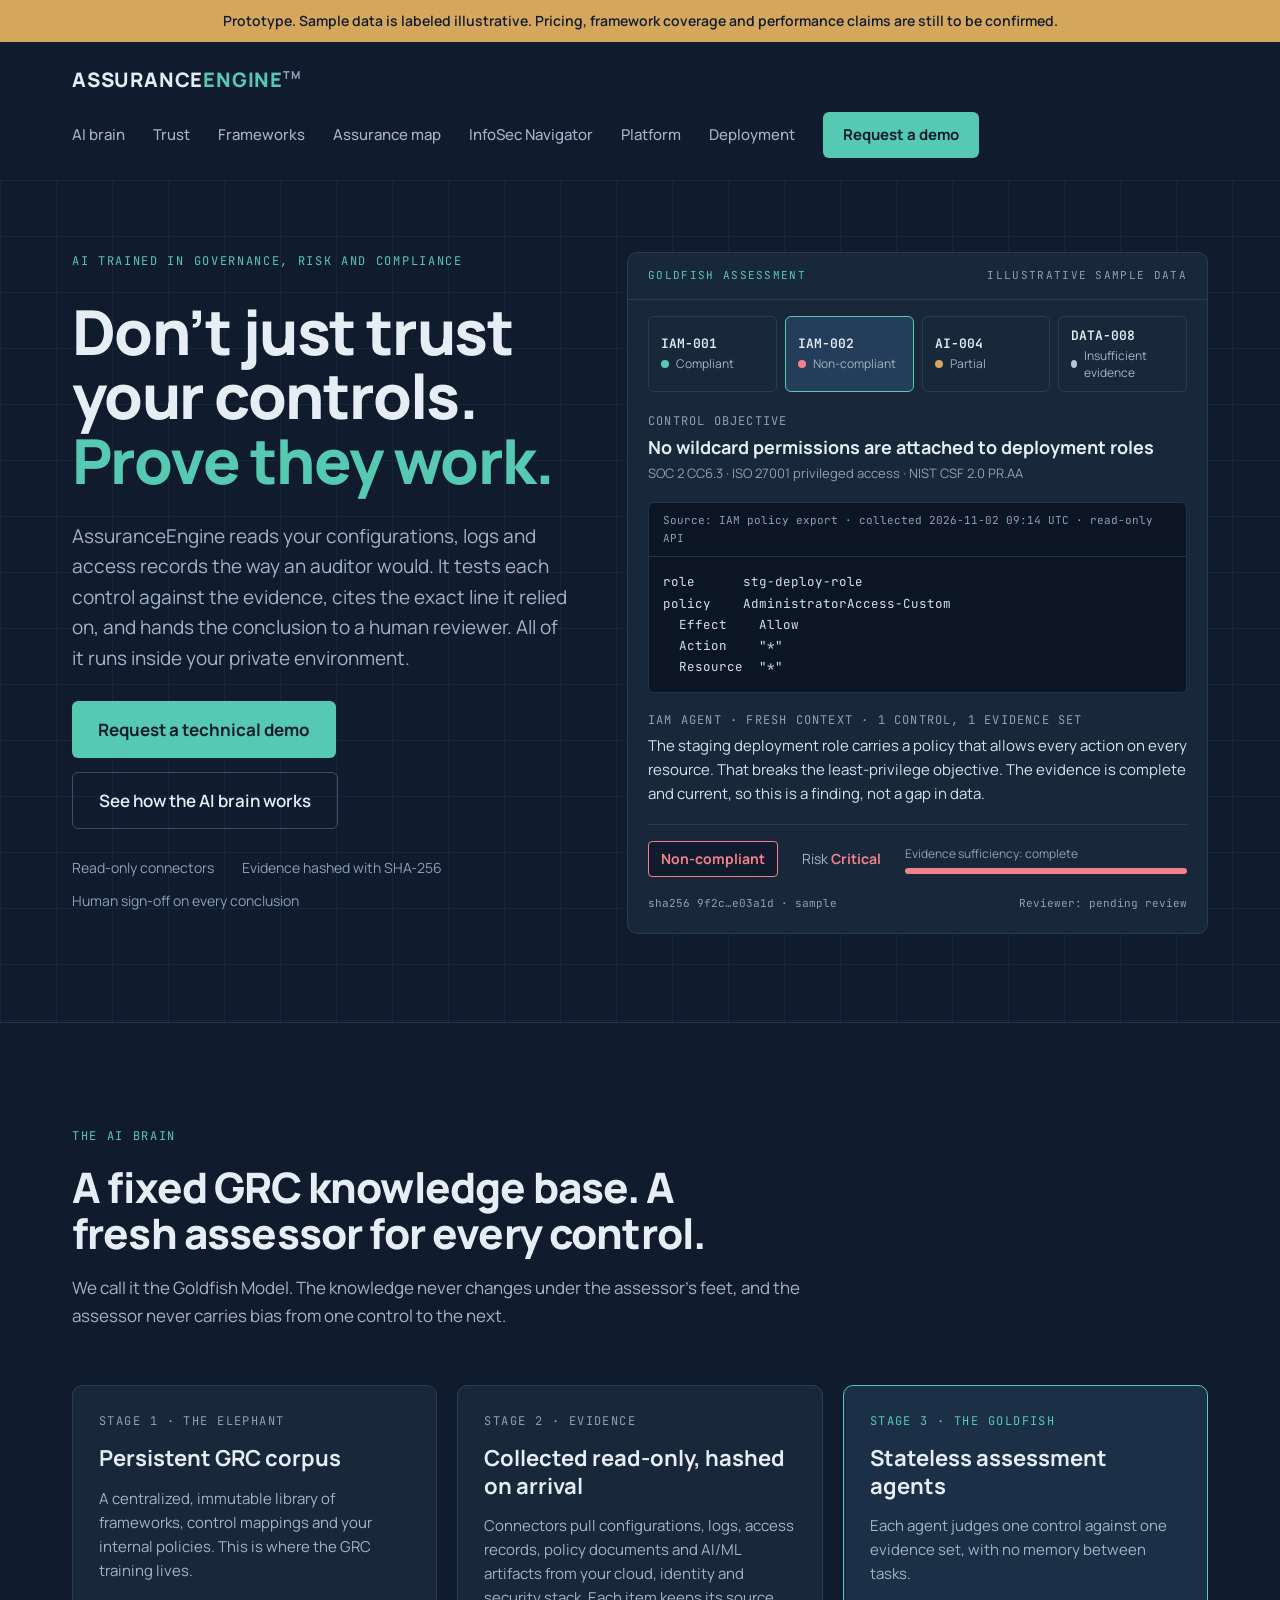
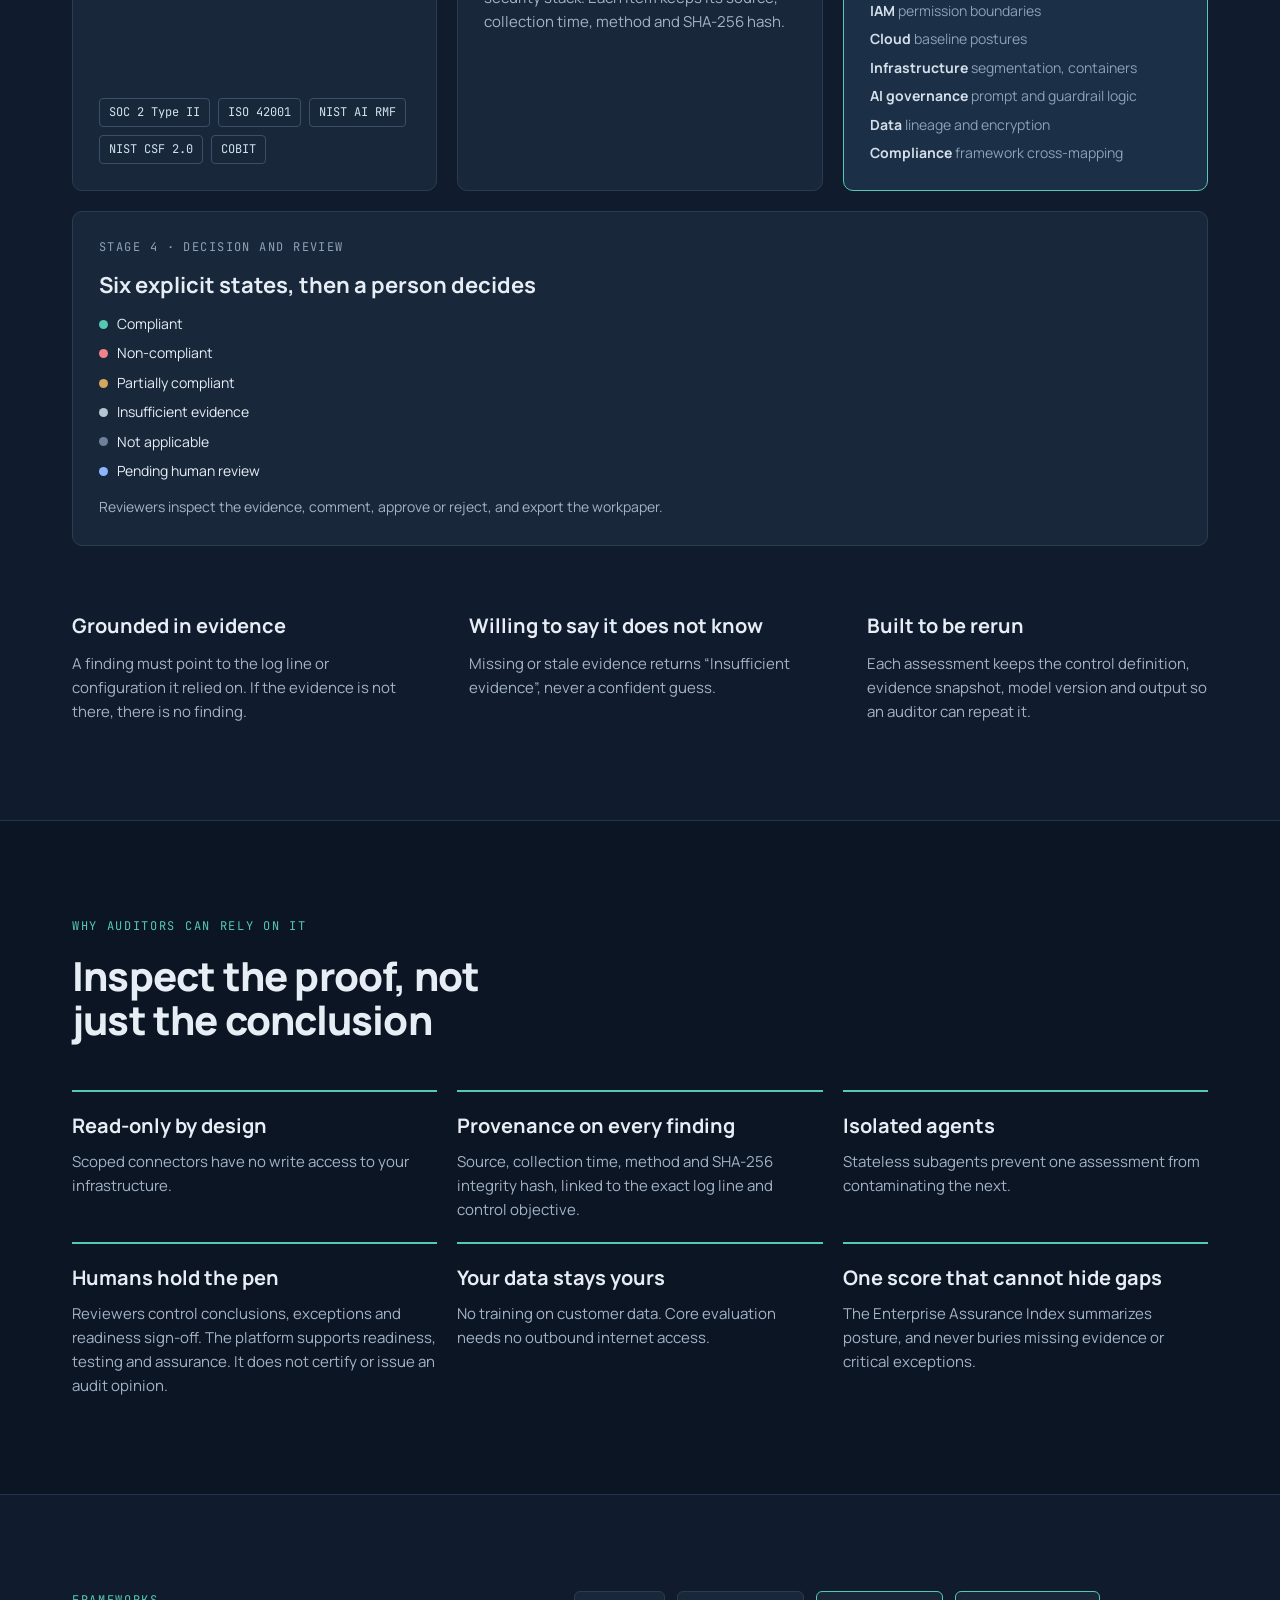
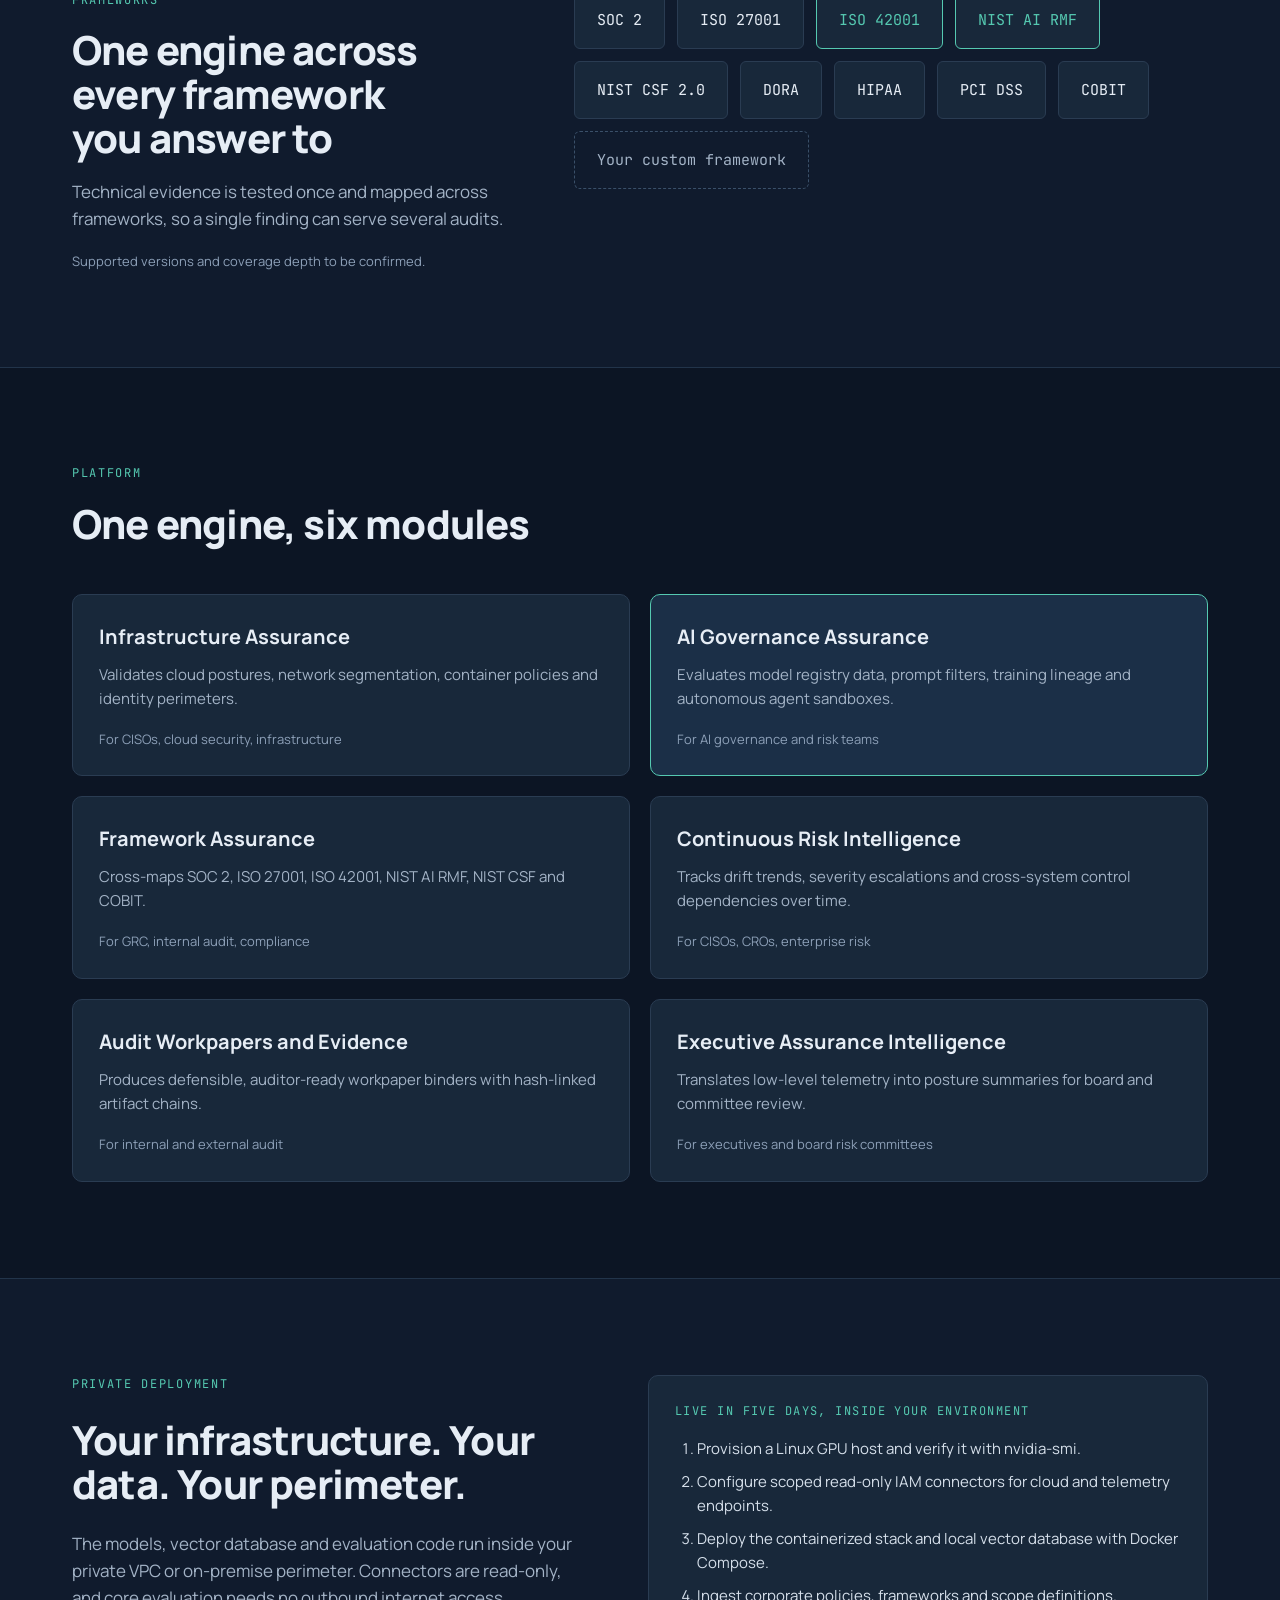
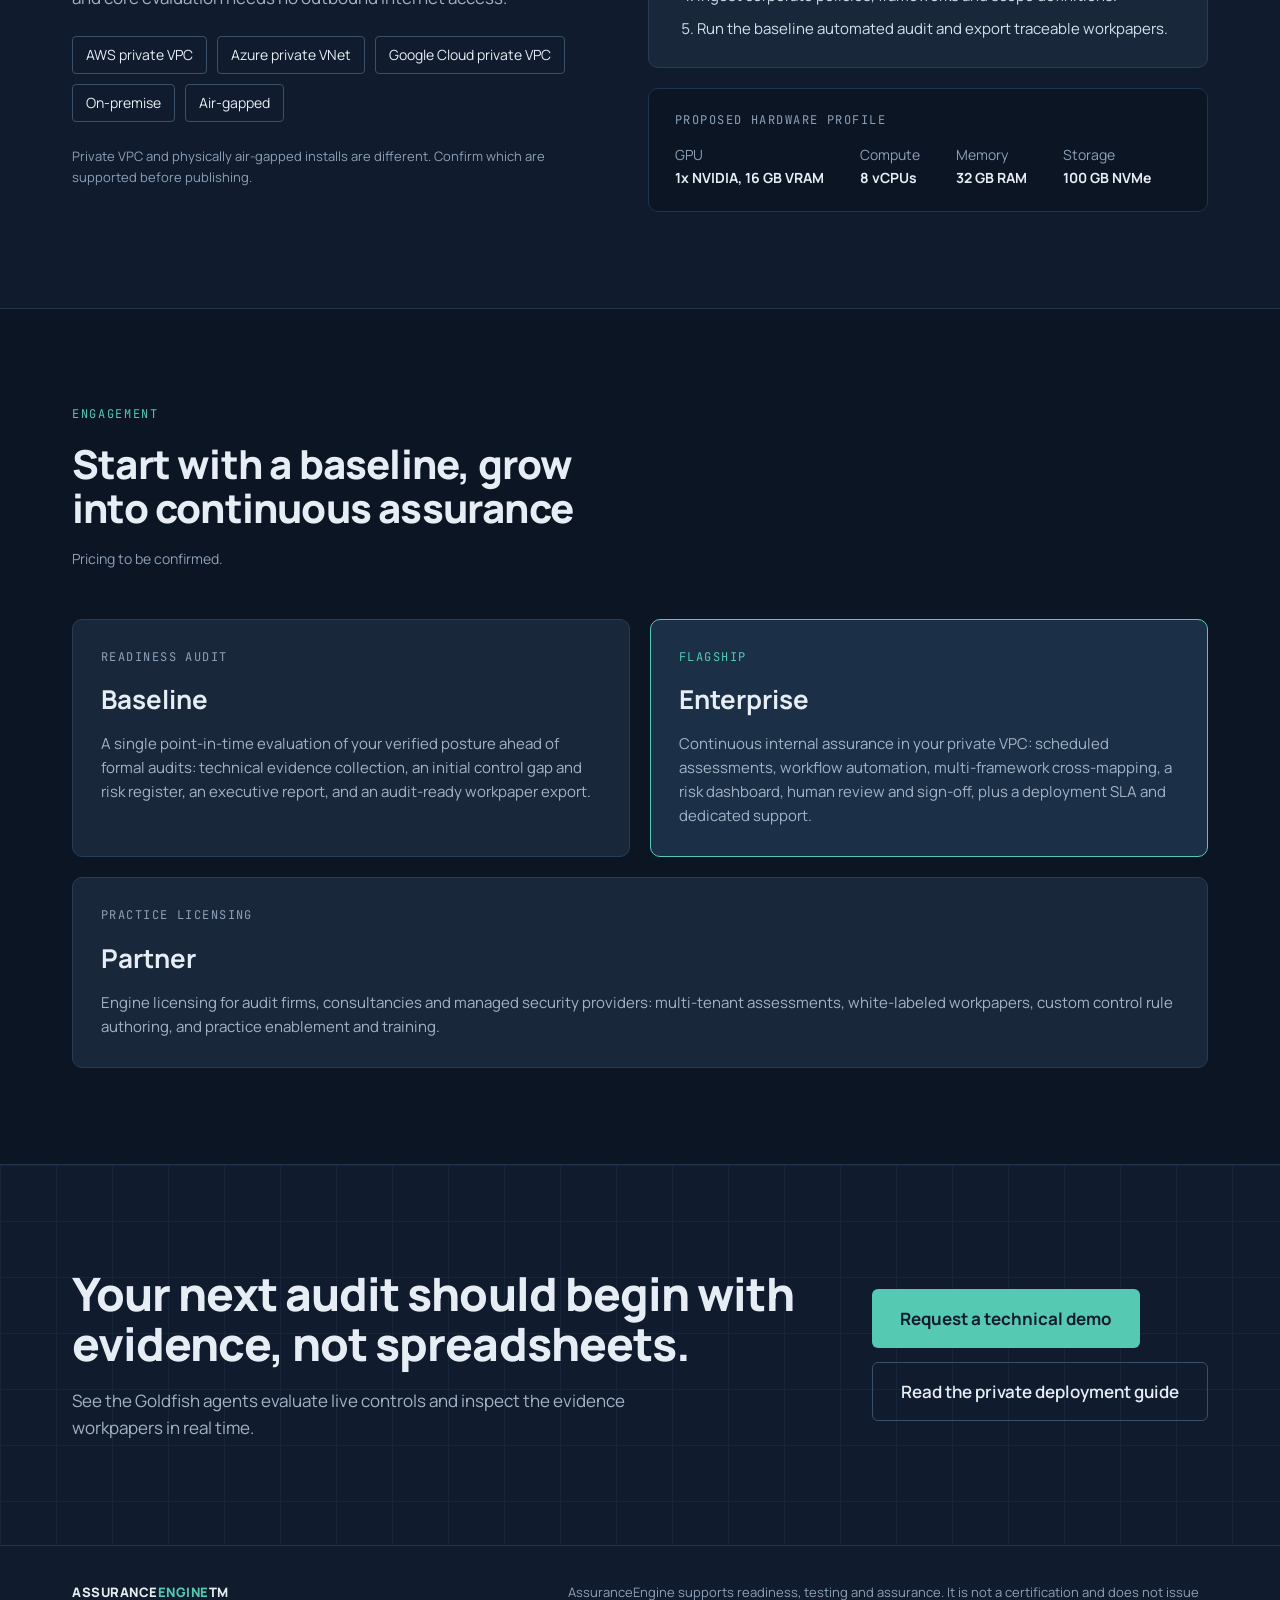
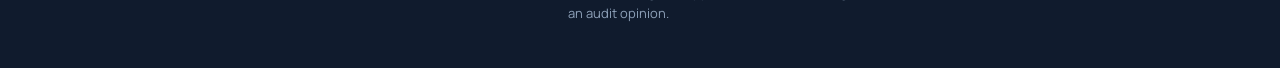
<file: index.html>
<!doctype html>
<html lang="en">
<head>
<meta charset="utf-8">
<meta name="viewport" content="width=device-width, initial-scale=1">
<title>AssuranceEngine</title>
<meta name="description" content="Prototype site for AssuranceEngine, an evidence-first AI control assurance concept. Sample data only.">

<link rel="stylesheet" href="https://fonts.googleapis.com/css2?family=Manrope:wght@400;500;600;700;800&family=JetBrains+Mono:wght@400;500;600&display=swap">
<style>
body{margin:0;background:#101B2D}
a{color:#55C9B1}a:hover{color:#8FE3D0}
a:focus-visible,button:focus-visible{outline:2px solid #55C9B1;outline-offset:3px}
button{font-family:inherit}
</style>

</head>
<body>



<div style="background: #101B2D; color: #E6EDF5; font-family: 'Manrope', system-ui, sans-serif; font-size: 17px; line-height: 1.6; width: 100%; overflow-x: hidden;">

<!-- Prototype banner -->
<div style="background: #D5A75C; color: #101B2D; padding: 10px 32px; font-size: 14px; font-weight: 600; text-align: center;">
Prototype. Sample data is labeled illustrative. Pricing, framework coverage and performance claims are still to be confirmed.
</div>

<!-- Nav -->
<header style="max-width: 1200px; margin: 0 auto; padding: 22px 32px; box-sizing: border-box; display: flex; flex-wrap: wrap; align-items: center; justify-content: space-between; gap: 16px 32px;">
<a href="#top" style="color: #E6EDF5; text-decoration: none; font-weight: 800; font-size: 20px; letter-spacing: 0.04em;">ASSURANCE<span style="color: #55C9B1;">ENGINE</span><span style="font-size: 11px; vertical-align: super; color: #8DA0B8;">TM</span></a>
<nav style="display: flex; flex-wrap: wrap; align-items: center; gap: 12px 28px; font-size: 15px; font-weight: 500;">
<a href="#brain" style="color: #A3B3C6; text-decoration: none;">AI brain</a>
<a href="#trust" style="color: #A3B3C6; text-decoration: none;">Trust</a>
<a href="#frameworks" style="color: #A3B3C6; text-decoration: none;">Frameworks</a>
<a href="assurance-map.html" style="color: #A3B3C6; text-decoration: none;">Assurance map</a>
<a href="infosec-navigator/index.html" style="color: #A3B3C6; text-decoration: none;">InfoSec Navigator</a>
<a href="#platform" style="color: #A3B3C6; text-decoration: none;">Platform</a>
<a href="#deployment" style="color: #A3B3C6; text-decoration: none;">Deployment</a>
<a href="#demo" style="background: #55C9B1; color: #101B2D; text-decoration: none; font-weight: 700; padding: 11px 20px; border-radius: 6px;">Request a demo</a>
</nav>
</header>

<!-- Hero -->
<section id="top" style="background-image: linear-gradient(#16253A 1px, transparent 1px), linear-gradient(90deg, #16253A 1px, transparent 1px); background-size: 56px 56px; border-bottom: 1px solid #22344A;">
<div style="max-width: 1200px; margin: 0 auto; padding: 72px 32px 88px; box-sizing: border-box; display: flex; flex-wrap: wrap; align-items: flex-start; gap: 56px;">

<div style="flex: 1 1 440px; min-width: 0; display: flex; flex-direction: column; gap: 28px;">
<div style="font-family: 'JetBrains Mono', ui-monospace, monospace; font-size: 12px; letter-spacing: 0.14em; text-transform: uppercase; color: #55C9B1;">AI trained in governance, risk and compliance</div>
<h1 style="margin: 0; font-size: 62px; line-height: 1.04; font-weight: 800; letter-spacing: -0.025em; text-wrap: balance;">Don’t just trust your controls. <span style="color: #55C9B1;">Prove they work.</span></h1>
<p style="margin: 0; font-size: 19px; line-height: 1.6; color: #A3B3C6; max-width: 540px;">AssuranceEngine reads your configurations, logs and access records the way an auditor would. It tests each control against the evidence, cites the exact line it relied on, and hands the conclusion to a human reviewer. All of it runs inside your private environment.</p>
<div style="display: flex; flex-wrap: wrap; gap: 14px;">
<a href="#demo" style="background: #55C9B1; color: #101B2D; text-decoration: none; font-weight: 700; padding: 15px 26px; border-radius: 6px;">Request a technical demo</a>
<a href="#brain" style="border: 1px solid #3A5069; color: #E6EDF5; text-decoration: none; font-weight: 600; padding: 14px 26px; border-radius: 6px;">See how the AI brain works</a>
</div>
<div style="display: flex; flex-wrap: wrap; gap: 10px 28px; font-size: 14px; color: #8DA0B8;">
<span>Read-only connectors</span>
<span>Evidence hashed with SHA-256</span>
<span>Human sign-off on every conclusion</span>
</div>
</div>

<!-- Interactive assessment -->
<div style="flex: 1 1 520px; min-width: 0; background: #18283A; border: 1px solid #2A3C52; border-radius: 10px; overflow: hidden;">
<div style="display: flex; flex-wrap: wrap; justify-content: space-between; gap: 6px 16px; padding: 14px 20px; border-bottom: 1px solid #2A3C52; font-family: 'JetBrains Mono', ui-monospace, monospace; font-size: 11px; letter-spacing: 0.12em; text-transform: uppercase;">
<span style="color: #55C9B1;">Goldfish assessment</span>
<span style="color: #8DA0B8;">Illustrative sample data</span>
</div>

<div id="tabs" style="display: flex; flex-wrap: wrap; gap: 8px; padding: 16px 20px 0;">

</div>

<div style="padding: 20px; display: flex; flex-direction: column; gap: 18px;">
<div style="display: flex; flex-direction: column; gap: 4px;">
<div style="font-size: 12px; letter-spacing: 0.1em; text-transform: uppercase; color: #8DA0B8; font-family: 'JetBrains Mono', ui-monospace, monospace;">Control objective</div>
<div style="font-size: 18px; font-weight: 700; line-height: 1.35;"><span data-f="objective"></span></div>
<div style="font-size: 13px; color: #8DA0B8;"><span data-f="maps"></span></div>
</div>

<div style="background: #0C1524; border: 1px solid #22344A; border-radius: 6px;">
<div style="padding: 9px 14px; border-bottom: 1px solid #22344A; font-family: 'JetBrains Mono', ui-monospace, monospace; font-size: 11px; color: #8DA0B8; overflow-wrap: anywhere;"><span data-f="source"></span></div>
<pre style="margin: 0; padding: 14px; font-family: 'JetBrains Mono', ui-monospace, monospace; font-size: 12.5px; line-height: 1.7; color: #CFE3F0; white-space: pre-wrap; overflow-wrap: anywhere;"><span data-f="evidence"></span></pre>
</div>

<div style="display: flex; flex-direction: column; gap: 4px;">
<div style="font-size: 12px; letter-spacing: 0.1em; text-transform: uppercase; color: #8DA0B8; font-family: 'JetBrains Mono', ui-monospace, monospace;"><span data-f="agent"></span></div>
<p style="margin: 0; font-size: 15px; line-height: 1.6; color: #D5DFEA;"><span data-f="reasoning"></span></p>
</div>

<div style="display: flex; flex-wrap: wrap; align-items: center; gap: 14px 24px; padding-top: 16px; border-top: 1px solid #2A3C52;">
<span style="font-weight: 700; font-size: 14px; padding: 6px 12px; border-radius: 4px; background: #101B2D; border: 1px solid var(--c); color: var(--c);"><span data-f="status"></span></span>
<span style="font-size: 14px; color: #A3B3C6;">Risk <strong style="color: var(--rc);"><span data-f="risk"></span></strong></span>
<div style="flex: 1 1 160px; min-width: 0; display: flex; flex-direction: column; gap: 5px;">
<span style="font-size: 12px; color: #8DA0B8;">Evidence sufficiency: <span data-f="suff"></span></span>
<div style="height: 6px; background: #101B2D; border-radius: 3px;"><div style="height: 6px; border-radius: 3px; background: var(--c); width: var(--bw);"></div></div>
</div>
</div>

<div style="display: flex; flex-wrap: wrap; justify-content: space-between; gap: 6px 20px; font-family: 'JetBrains Mono', ui-monospace, monospace; font-size: 11px; color: #8DA0B8;">
<span style="overflow-wrap: anywhere;"><span data-f="hash"></span></span>
<span><span data-f="reviewer"></span></span>
</div>
</div>
</div>

</div>
</section>

<!-- AI brain -->
<section id="brain" style="padding: 104px 0 96px;">
<div style="max-width: 1200px; margin: 0 auto; padding: 0 32px; box-sizing: border-box; display: flex; flex-direction: column; gap: 56px;">

<div style="max-width: 760px; display: flex; flex-direction: column; gap: 18px;">
<div style="font-family: 'JetBrains Mono', ui-monospace, monospace; font-size: 12px; letter-spacing: 0.14em; text-transform: uppercase; color: #55C9B1;">The AI brain</div>
<h2 style="margin: 0; font-size: 42px; line-height: 1.1; font-weight: 800; letter-spacing: -0.02em; text-wrap: balance;">A fixed GRC knowledge base. A fresh assessor for every control.</h2>
<p style="margin: 0; color: #A3B3C6;">We call it the Goldfish Model. The knowledge never changes under the assessor’s feet, and the assessor never carries bias from one control to the next.</p>
</div>

<div style="display: flex; flex-wrap: wrap; gap: 20px; align-items: stretch;">

<div style="flex: 1 1 260px; min-width: 0; background: #18283A; border: 1px solid #2A3C52; border-radius: 10px; padding: 26px; display: flex; flex-direction: column; gap: 14px;">
<div style="font-family: 'JetBrains Mono', ui-monospace, monospace; font-size: 12px; letter-spacing: 0.12em; text-transform: uppercase; color: #8DA0B8;">Stage 1 · The Elephant</div>
<h3 style="margin: 0; font-size: 22px; line-height: 1.25;">Persistent GRC corpus</h3>
<p style="margin: 0; font-size: 15px; color: #A3B3C6;">A centralized, immutable library of frameworks, control mappings and your internal policies. This is where the GRC training lives.</p>
<div style="display: flex; flex-wrap: wrap; gap: 8px; margin-top: auto;">
<span style="font-family: 'JetBrains Mono', ui-monospace, monospace; font-size: 12px; border: 1px solid #3A5069; border-radius: 4px; padding: 4px 9px; color: #CFE3F0;">SOC 2 Type II</span>
<span style="font-family: 'JetBrains Mono', ui-monospace, monospace; font-size: 12px; border: 1px solid #3A5069; border-radius: 4px; padding: 4px 9px; color: #CFE3F0;">ISO 42001</span>
<span style="font-family: 'JetBrains Mono', ui-monospace, monospace; font-size: 12px; border: 1px solid #3A5069; border-radius: 4px; padding: 4px 9px; color: #CFE3F0;">NIST AI RMF</span>
<span style="font-family: 'JetBrains Mono', ui-monospace, monospace; font-size: 12px; border: 1px solid #3A5069; border-radius: 4px; padding: 4px 9px; color: #CFE3F0;">NIST CSF 2.0</span>
<span style="font-family: 'JetBrains Mono', ui-monospace, monospace; font-size: 12px; border: 1px solid #3A5069; border-radius: 4px; padding: 4px 9px; color: #CFE3F0;">COBIT</span>
</div>
</div>

<div style="flex: 1 1 260px; min-width: 0; background: #18283A; border: 1px solid #2A3C52; border-radius: 10px; padding: 26px; display: flex; flex-direction: column; gap: 14px;">
<div style="font-family: 'JetBrains Mono', ui-monospace, monospace; font-size: 12px; letter-spacing: 0.12em; text-transform: uppercase; color: #8DA0B8;">Stage 2 · Evidence</div>
<h3 style="margin: 0; font-size: 22px; line-height: 1.25;">Collected read-only, hashed on arrival</h3>
<p style="margin: 0; font-size: 15px; color: #A3B3C6;">Connectors pull configurations, logs, access records, policy documents and AI/ML artifacts from your cloud, identity and security stack. Each item keeps its source, collection time, method and SHA-256 hash.</p>
</div>

<div style="flex: 1 1 260px; min-width: 0; background: #1B2F47; border: 1px solid #55C9B1; border-radius: 10px; padding: 26px; display: flex; flex-direction: column; gap: 14px;">
<div style="font-family: 'JetBrains Mono', ui-monospace, monospace; font-size: 12px; letter-spacing: 0.12em; text-transform: uppercase; color: #55C9B1;">Stage 3 · The Goldfish</div>
<h3 style="margin: 0; font-size: 22px; line-height: 1.25;">Stateless assessment agents</h3>
<p style="margin: 0; font-size: 15px; color: #A3B3C6;">Each agent judges one control against one evidence set, with no memory between tasks.</p>
<div style="display: flex; flex-direction: column; gap: 6px; font-size: 14px; color: #D5DFEA;">
<div><strong>IAM</strong> <span style="color: #8DA0B8;">permission boundaries</span></div>
<div><strong>Cloud</strong> <span style="color: #8DA0B8;">baseline postures</span></div>
<div><strong>Infrastructure</strong> <span style="color: #8DA0B8;">segmentation, containers</span></div>
<div><strong>AI governance</strong> <span style="color: #8DA0B8;">prompt and guardrail logic</span></div>
<div><strong>Data</strong> <span style="color: #8DA0B8;">lineage and encryption</span></div>
<div><strong>Compliance</strong> <span style="color: #8DA0B8;">framework cross-mapping</span></div>
</div>
</div>

<div style="flex: 1 1 260px; min-width: 0; background: #18283A; border: 1px solid #2A3C52; border-radius: 10px; padding: 26px; display: flex; flex-direction: column; gap: 14px;">
<div style="font-family: 'JetBrains Mono', ui-monospace, monospace; font-size: 12px; letter-spacing: 0.12em; text-transform: uppercase; color: #8DA0B8;">Stage 4 · Decision and review</div>
<h3 style="margin: 0; font-size: 22px; line-height: 1.25;">Six explicit states, then a person decides</h3>
<div style="display: flex; flex-direction: column; gap: 7px; font-size: 14px;">
<div style="display: flex; align-items: center; gap: 9px;"><span style="width: 9px; height: 9px; border-radius: 50%; background: #55C9B1;"></span>Compliant</div>
<div style="display: flex; align-items: center; gap: 9px;"><span style="width: 9px; height: 9px; border-radius: 50%; background: #F2828A;"></span>Non-compliant</div>
<div style="display: flex; align-items: center; gap: 9px;"><span style="width: 9px; height: 9px; border-radius: 50%; background: #D5A75C;"></span>Partially compliant</div>
<div style="display: flex; align-items: center; gap: 9px;"><span style="width: 9px; height: 9px; border-radius: 50%; background: #B7C4D4;"></span>Insufficient evidence</div>
<div style="display: flex; align-items: center; gap: 9px;"><span style="width: 9px; height: 9px; border-radius: 50%; background: #6E8199;"></span>Not applicable</div>
<div style="display: flex; align-items: center; gap: 9px;"><span style="width: 9px; height: 9px; border-radius: 50%; background: #8DB4FF;"></span>Pending human review</div>
</div>
<p style="margin: 0; font-size: 14px; color: #A3B3C6;">Reviewers inspect the evidence, comment, approve or reject, and export the workpaper.</p>
</div>

</div>

<div style="display: flex; flex-wrap: wrap; gap: 40px 56px; padding-top: 8px;">
<div style="flex: 1 1 280px; min-width: 0; display: flex; flex-direction: column; gap: 10px;">
<h3 style="margin: 0; font-size: 20px;">Grounded in evidence</h3>
<p style="margin: 0; font-size: 15px; color: #A3B3C6;">A finding must point to the log line or configuration it relied on. If the evidence is not there, there is no finding.</p>
</div>
<div style="flex: 1 1 280px; min-width: 0; display: flex; flex-direction: column; gap: 10px;">
<h3 style="margin: 0; font-size: 20px;">Willing to say it does not know</h3>
<p style="margin: 0; font-size: 15px; color: #A3B3C6;">Missing or stale evidence returns “Insufficient evidence”, never a confident guess.</p>
</div>
<div style="flex: 1 1 280px; min-width: 0; display: flex; flex-direction: column; gap: 10px;">
<h3 style="margin: 0; font-size: 20px;">Built to be rerun</h3>
<p style="margin: 0; font-size: 15px; color: #A3B3C6;">Each assessment keeps the control definition, evidence snapshot, model version and output so an auditor can repeat it.</p>
</div>
</div>

</div>
</section>

<!-- Trust -->
<section id="trust" style="background: #0C1524; border-top: 1px solid #22344A; border-bottom: 1px solid #22344A; padding: 96px 0;">
<div style="max-width: 1200px; margin: 0 auto; padding: 0 32px; box-sizing: border-box; display: flex; flex-direction: column; gap: 48px;">
<div style="max-width: 720px; display: flex; flex-direction: column; gap: 18px;">
<div style="font-family: 'JetBrains Mono', ui-monospace, monospace; font-size: 12px; letter-spacing: 0.14em; text-transform: uppercase; color: #55C9B1;">Why auditors can rely on it</div>
<h2 style="margin: 0; font-size: 40px; line-height: 1.1; font-weight: 800; letter-spacing: -0.02em; text-wrap: balance;">Inspect the proof, not just the conclusion</h2>
</div>
<div style="display: flex; flex-wrap: wrap; gap: 20px;">
<div style="flex: 1 1 340px; min-width: 0; border-top: 2px solid #55C9B1; padding-top: 18px; display: flex; flex-direction: column; gap: 8px;">
<h3 style="margin: 0; font-size: 20px;">Read-only by design</h3>
<p style="margin: 0; font-size: 15px; color: #A3B3C6;">Scoped connectors have no write access to your infrastructure.</p>
</div>
<div style="flex: 1 1 340px; min-width: 0; border-top: 2px solid #55C9B1; padding-top: 18px; display: flex; flex-direction: column; gap: 8px;">
<h3 style="margin: 0; font-size: 20px;">Provenance on every finding</h3>
<p style="margin: 0; font-size: 15px; color: #A3B3C6;">Source, collection time, method and SHA-256 integrity hash, linked to the exact log line and control objective.</p>
</div>
<div style="flex: 1 1 340px; min-width: 0; border-top: 2px solid #55C9B1; padding-top: 18px; display: flex; flex-direction: column; gap: 8px;">
<h3 style="margin: 0; font-size: 20px;">Isolated agents</h3>
<p style="margin: 0; font-size: 15px; color: #A3B3C6;">Stateless subagents prevent one assessment from contaminating the next.</p>
</div>
<div style="flex: 1 1 340px; min-width: 0; border-top: 2px solid #55C9B1; padding-top: 18px; display: flex; flex-direction: column; gap: 8px;">
<h3 style="margin: 0; font-size: 20px;">Humans hold the pen</h3>
<p style="margin: 0; font-size: 15px; color: #A3B3C6;">Reviewers control conclusions, exceptions and readiness sign-off. The platform supports readiness, testing and assurance. It does not certify or issue an audit opinion.</p>
</div>
<div style="flex: 1 1 340px; min-width: 0; border-top: 2px solid #55C9B1; padding-top: 18px; display: flex; flex-direction: column; gap: 8px;">
<h3 style="margin: 0; font-size: 20px;">Your data stays yours</h3>
<p style="margin: 0; font-size: 15px; color: #A3B3C6;">No training on customer data. Core evaluation needs no outbound internet access.</p>
</div>
<div style="flex: 1 1 340px; min-width: 0; border-top: 2px solid #55C9B1; padding-top: 18px; display: flex; flex-direction: column; gap: 8px;">
<h3 style="margin: 0; font-size: 20px;">One score that cannot hide gaps</h3>
<p style="margin: 0; font-size: 15px; color: #A3B3C6;">The Enterprise Assurance Index summarizes posture, and never buries missing evidence or critical exceptions.</p>
</div>
</div>
</div>
</section>

<!-- Frameworks -->
<section id="frameworks" style="padding: 96px 0;">
<div style="max-width: 1200px; margin: 0 auto; padding: 0 32px; box-sizing: border-box; display: flex; flex-wrap: wrap; gap: 48px; align-items: flex-start;">
<div style="flex: 1 1 340px; min-width: 0; display: flex; flex-direction: column; gap: 18px;">
<div style="font-family: 'JetBrains Mono', ui-monospace, monospace; font-size: 12px; letter-spacing: 0.14em; text-transform: uppercase; color: #55C9B1;">Frameworks</div>
<h2 style="margin: 0; font-size: 40px; line-height: 1.1; font-weight: 800; letter-spacing: -0.02em; text-wrap: balance;">One engine across every framework you answer to</h2>
<p style="margin: 0; color: #A3B3C6;">Technical evidence is tested once and mapped across frameworks, so a single finding can serve several audits.</p>
<p style="margin: 0; font-size: 13px; color: #8DA0B8;">Supported versions and coverage depth to be confirmed.</p>
</div>
<div style="flex: 1 1 520px; min-width: 0; display: flex; flex-wrap: wrap; gap: 12px;">
<span style="font-family: 'JetBrains Mono', ui-monospace, monospace; font-size: 15px; background: #18283A; border: 1px solid #2A3C52; border-radius: 6px; padding: 16px 22px;">SOC 2</span>
<span style="font-family: 'JetBrains Mono', ui-monospace, monospace; font-size: 15px; background: #18283A; border: 1px solid #2A3C52; border-radius: 6px; padding: 16px 22px;">ISO 27001</span>
<span style="font-family: 'JetBrains Mono', ui-monospace, monospace; font-size: 15px; background: #18283A; border: 1px solid #55C9B1; border-radius: 6px; padding: 16px 22px; color: #55C9B1;">ISO 42001</span>
<span style="font-family: 'JetBrains Mono', ui-monospace, monospace; font-size: 15px; background: #18283A; border: 1px solid #55C9B1; border-radius: 6px; padding: 16px 22px; color: #55C9B1;">NIST AI RMF</span>
<span style="font-family: 'JetBrains Mono', ui-monospace, monospace; font-size: 15px; background: #18283A; border: 1px solid #2A3C52; border-radius: 6px; padding: 16px 22px;">NIST CSF 2.0</span>
<span style="font-family: 'JetBrains Mono', ui-monospace, monospace; font-size: 15px; background: #18283A; border: 1px solid #2A3C52; border-radius: 6px; padding: 16px 22px;">DORA</span>
<span style="font-family: 'JetBrains Mono', ui-monospace, monospace; font-size: 15px; background: #18283A; border: 1px solid #2A3C52; border-radius: 6px; padding: 16px 22px;">HIPAA</span>
<span style="font-family: 'JetBrains Mono', ui-monospace, monospace; font-size: 15px; background: #18283A; border: 1px solid #2A3C52; border-radius: 6px; padding: 16px 22px;">PCI DSS</span>
<span style="font-family: 'JetBrains Mono', ui-monospace, monospace; font-size: 15px; background: #18283A; border: 1px solid #2A3C52; border-radius: 6px; padding: 16px 22px;">COBIT</span>
<span style="font-family: 'JetBrains Mono', ui-monospace, monospace; font-size: 15px; background: #101B2D; border: 1px dashed #3A5069; border-radius: 6px; padding: 16px 22px; color: #A3B3C6;">Your custom framework</span>
</div>
</div>
</section>

<!-- Platform modules -->
<section id="platform" style="background: #0C1524; border-top: 1px solid #22344A; border-bottom: 1px solid #22344A; padding: 96px 0;">
<div style="max-width: 1200px; margin: 0 auto; padding: 0 32px; box-sizing: border-box; display: flex; flex-direction: column; gap: 48px;">
<div style="max-width: 720px; display: flex; flex-direction: column; gap: 18px;">
<div style="font-family: 'JetBrains Mono', ui-monospace, monospace; font-size: 12px; letter-spacing: 0.14em; text-transform: uppercase; color: #55C9B1;">Platform</div>
<h2 style="margin: 0; font-size: 40px; line-height: 1.1; font-weight: 800; letter-spacing: -0.02em; text-wrap: balance;">One engine, six modules</h2>
</div>
<div style="display: flex; flex-wrap: wrap; gap: 20px;">

<div style="flex: 1 1 340px; min-width: 0; background: #18283A; border: 1px solid #2A3C52; border-radius: 10px; padding: 26px; display: flex; flex-direction: column; gap: 10px;">
<h3 style="margin: 0; font-size: 20px;">Infrastructure Assurance</h3>
<p style="margin: 0; font-size: 15px; color: #A3B3C6;">Validates cloud postures, network segmentation, container policies and identity perimeters.</p>
<div style="margin-top: auto; padding-top: 8px; font-size: 13px; color: #8DA0B8;">For CISOs, cloud security, infrastructure</div>
</div>

<div style="flex: 1 1 340px; min-width: 0; background: #1B2F47; border: 1px solid #55C9B1; border-radius: 10px; padding: 26px; display: flex; flex-direction: column; gap: 10px;">
<h3 style="margin: 0; font-size: 20px;">AI Governance Assurance</h3>
<p style="margin: 0; font-size: 15px; color: #A3B3C6;">Evaluates model registry data, prompt filters, training lineage and autonomous agent sandboxes.</p>
<div style="margin-top: auto; padding-top: 8px; font-size: 13px; color: #8DA0B8;">For AI governance and risk teams</div>
</div>

<div style="flex: 1 1 340px; min-width: 0; background: #18283A; border: 1px solid #2A3C52; border-radius: 10px; padding: 26px; display: flex; flex-direction: column; gap: 10px;">
<h3 style="margin: 0; font-size: 20px;">Framework Assurance</h3>
<p style="margin: 0; font-size: 15px; color: #A3B3C6;">Cross-maps SOC 2, ISO 27001, ISO 42001, NIST AI RMF, NIST CSF and COBIT.</p>
<div style="margin-top: auto; padding-top: 8px; font-size: 13px; color: #8DA0B8;">For GRC, internal audit, compliance</div>
</div>

<div style="flex: 1 1 340px; min-width: 0; background: #18283A; border: 1px solid #2A3C52; border-radius: 10px; padding: 26px; display: flex; flex-direction: column; gap: 10px;">
<h3 style="margin: 0; font-size: 20px;">Continuous Risk Intelligence</h3>
<p style="margin: 0; font-size: 15px; color: #A3B3C6;">Tracks drift trends, severity escalations and cross-system control dependencies over time.</p>
<div style="margin-top: auto; padding-top: 8px; font-size: 13px; color: #8DA0B8;">For CISOs, CROs, enterprise risk</div>
</div>

<div style="flex: 1 1 340px; min-width: 0; background: #18283A; border: 1px solid #2A3C52; border-radius: 10px; padding: 26px; display: flex; flex-direction: column; gap: 10px;">
<h3 style="margin: 0; font-size: 20px;">Audit Workpapers and Evidence</h3>
<p style="margin: 0; font-size: 15px; color: #A3B3C6;">Produces defensible, auditor-ready workpaper binders with hash-linked artifact chains.</p>
<div style="margin-top: auto; padding-top: 8px; font-size: 13px; color: #8DA0B8;">For internal and external audit</div>
</div>

<div style="flex: 1 1 340px; min-width: 0; background: #18283A; border: 1px solid #2A3C52; border-radius: 10px; padding: 26px; display: flex; flex-direction: column; gap: 10px;">
<h3 style="margin: 0; font-size: 20px;">Executive Assurance Intelligence</h3>
<p style="margin: 0; font-size: 15px; color: #A3B3C6;">Translates low-level telemetry into posture summaries for board and committee review.</p>
<div style="margin-top: auto; padding-top: 8px; font-size: 13px; color: #8DA0B8;">For executives and board risk committees</div>
</div>

</div>
</div>
</section>

<!-- Deployment -->
<section id="deployment" style="padding: 96px 0;">
<div style="max-width: 1200px; margin: 0 auto; padding: 0 32px; box-sizing: border-box; display: flex; flex-wrap: wrap; gap: 56px; align-items: flex-start;">

<div style="flex: 1 1 440px; min-width: 0; display: flex; flex-direction: column; gap: 24px;">
<div style="font-family: 'JetBrains Mono', ui-monospace, monospace; font-size: 12px; letter-spacing: 0.14em; text-transform: uppercase; color: #55C9B1;">Private deployment</div>
<h2 style="margin: 0; font-size: 40px; line-height: 1.1; font-weight: 800; letter-spacing: -0.02em; text-wrap: balance;">Your infrastructure. Your data. Your perimeter.</h2>
<p style="margin: 0; color: #A3B3C6;">The models, vector database and evaluation code run inside your private VPC or on-premise perimeter. Connectors are read-only, and core evaluation needs no outbound internet access.</p>
<div style="display: flex; flex-wrap: wrap; gap: 10px;">
<span style="font-size: 14px; border: 1px solid #3A5069; border-radius: 4px; padding: 7px 13px;">AWS private VPC</span>
<span style="font-size: 14px; border: 1px solid #3A5069; border-radius: 4px; padding: 7px 13px;">Azure private VNet</span>
<span style="font-size: 14px; border: 1px solid #3A5069; border-radius: 4px; padding: 7px 13px;">Google Cloud private VPC</span>
<span style="font-size: 14px; border: 1px solid #3A5069; border-radius: 4px; padding: 7px 13px;">On-premise</span>
<span style="font-size: 14px; border: 1px solid #3A5069; border-radius: 4px; padding: 7px 13px;">Air-gapped</span>
</div>
<p style="margin: 0; font-size: 13px; color: #8DA0B8;">Private VPC and physically air-gapped installs are different. Confirm which are supported before publishing.</p>
</div>

<div style="flex: 1 1 480px; min-width: 0; display: flex; flex-direction: column; gap: 20px;">
<div style="background: #18283A; border: 1px solid #2A3C52; border-radius: 10px; padding: 26px; display: flex; flex-direction: column; gap: 16px;">
<div style="font-family: 'JetBrains Mono', ui-monospace, monospace; font-size: 12px; letter-spacing: 0.12em; text-transform: uppercase; color: #55C9B1;">Live in five days, inside your environment</div>
<ol style="margin: 0; padding-left: 22px; display: flex; flex-direction: column; gap: 9px; font-size: 15px; color: #D5DFEA;">
<li>Provision a Linux GPU host and verify it with nvidia-smi.</li>
<li>Configure scoped read-only IAM connectors for cloud and telemetry endpoints.</li>
<li>Deploy the containerized stack and local vector database with Docker Compose.</li>
<li>Ingest corporate policies, frameworks and scope definitions.</li>
<li>Run the baseline automated audit and export traceable workpapers.</li>
</ol>
</div>
<div style="background: #0C1524; border: 1px solid #22344A; border-radius: 10px; padding: 22px 26px; display: flex; flex-wrap: wrap; gap: 14px 36px; font-size: 14px;">
<div style="width: 100%; font-family: 'JetBrains Mono', ui-monospace, monospace; font-size: 12px; letter-spacing: 0.12em; text-transform: uppercase; color: #8DA0B8;">Proposed hardware profile</div>
<div><span style="color: #8DA0B8;">GPU</span><br><strong>1x NVIDIA, 16 GB VRAM</strong></div>
<div><span style="color: #8DA0B8;">Compute</span><br><strong>8 vCPUs</strong></div>
<div><span style="color: #8DA0B8;">Memory</span><br><strong>32 GB RAM</strong></div>
<div><span style="color: #8DA0B8;">Storage</span><br><strong>100 GB NVMe</strong></div>
</div>
</div>

</div>
</section>

<!-- Engagement -->
<section id="engagement" style="background: #0C1524; border-top: 1px solid #22344A; border-bottom: 1px solid #22344A; padding: 96px 0;">
<div style="max-width: 1200px; margin: 0 auto; padding: 0 32px; box-sizing: border-box; display: flex; flex-direction: column; gap: 48px;">
<div style="max-width: 720px; display: flex; flex-direction: column; gap: 18px;">
<div style="font-family: 'JetBrains Mono', ui-monospace, monospace; font-size: 12px; letter-spacing: 0.14em; text-transform: uppercase; color: #55C9B1;">Engagement</div>
<h2 style="margin: 0; font-size: 40px; line-height: 1.1; font-weight: 800; letter-spacing: -0.02em; text-wrap: balance;">Start with a baseline, grow into continuous assurance</h2>
<p style="margin: 0; font-size: 14px; color: #8DA0B8;">Pricing to be confirmed.</p>
</div>
<div style="display: flex; flex-wrap: wrap; gap: 20px;">

<div style="flex: 1 1 320px; min-width: 0; background: #18283A; border: 1px solid #2A3C52; border-radius: 10px; padding: 28px; display: flex; flex-direction: column; gap: 12px;">
<div style="font-family: 'JetBrains Mono', ui-monospace, monospace; font-size: 12px; letter-spacing: 0.12em; text-transform: uppercase; color: #8DA0B8;">Readiness audit</div>
<h3 style="margin: 0; font-size: 26px;">Baseline</h3>
<p style="margin: 0; font-size: 15px; color: #A3B3C6;">A single point-in-time evaluation of your verified posture ahead of formal audits: technical evidence collection, an initial control gap and risk register, an executive report, and an audit-ready workpaper export.</p>
</div>

<div style="flex: 1 1 320px; min-width: 0; background: #1B2F47; border: 1px solid #55C9B1; border-radius: 10px; padding: 28px; display: flex; flex-direction: column; gap: 12px;">
<div style="font-family: 'JetBrains Mono', ui-monospace, monospace; font-size: 12px; letter-spacing: 0.12em; text-transform: uppercase; color: #55C9B1;">Flagship</div>
<h3 style="margin: 0; font-size: 26px;">Enterprise</h3>
<p style="margin: 0; font-size: 15px; color: #A3B3C6;">Continuous internal assurance in your private VPC: scheduled assessments, workflow automation, multi-framework cross-mapping, a risk dashboard, human review and sign-off, plus a deployment SLA and dedicated support.</p>
</div>

<div style="flex: 1 1 320px; min-width: 0; background: #18283A; border: 1px solid #2A3C52; border-radius: 10px; padding: 28px; display: flex; flex-direction: column; gap: 12px;">
<div style="font-family: 'JetBrains Mono', ui-monospace, monospace; font-size: 12px; letter-spacing: 0.12em; text-transform: uppercase; color: #8DA0B8;">Practice licensing</div>
<h3 style="margin: 0; font-size: 26px;">Partner</h3>
<p style="margin: 0; font-size: 15px; color: #A3B3C6;">Engine licensing for audit firms, consultancies and managed security providers: multi-tenant assessments, white-labeled workpapers, custom control rule authoring, and practice enablement and training.</p>
</div>

</div>
</div>
</section>

<!-- CTA -->
<section id="demo" style="padding: 104px 0; background-image: linear-gradient(#16253A 1px, transparent 1px), linear-gradient(90deg, #16253A 1px, transparent 1px); background-size: 56px 56px;">
<div style="max-width: 1200px; margin: 0 auto; padding: 0 32px; box-sizing: border-box; display: flex; flex-wrap: wrap; gap: 40px; align-items: center; justify-content: space-between;">
<div style="flex: 1 1 480px; min-width: 0; display: flex; flex-direction: column; gap: 18px;">
<h2 style="margin: 0; font-size: 46px; line-height: 1.08; font-weight: 800; letter-spacing: -0.02em; text-wrap: balance;">Your next audit should begin with evidence, not spreadsheets.</h2>
<p style="margin: 0; color: #A3B3C6; max-width: 600px;">See the Goldfish agents evaluate live controls and inspect the evidence workpapers in real time.</p>
</div>
<div style="flex: 0 1 auto; display: flex; flex-direction: column; gap: 14px; align-items: flex-start;">
<a href="#demo" style="background: #55C9B1; color: #101B2D; text-decoration: none; font-weight: 700; padding: 16px 28px; border-radius: 6px;">Request a technical demo</a>
<a href="#deployment" style="border: 1px solid #3A5069; color: #E6EDF5; text-decoration: none; font-weight: 600; padding: 15px 28px; border-radius: 6px;">Read the private deployment guide</a>
</div>
</div>
</section>

<!-- Footer -->
<footer style="border-top: 1px solid #22344A; padding: 36px 0 44px;">
<div style="max-width: 1200px; margin: 0 auto; padding: 0 32px; box-sizing: border-box; display: flex; flex-wrap: wrap; justify-content: space-between; gap: 14px 32px; font-size: 13px; color: #8DA0B8;">
<span style="font-weight: 800; color: #E6EDF5; letter-spacing: 0.04em;">ASSURANCE<span style="color: #55C9B1;">ENGINE</span>TM</span>
<span style="flex: 1 1 420px; min-width: 0; max-width: 640px;">AssuranceEngine supports readiness, testing and assurance. It is not a certification and does not issue an audit opinion.</span>
</div>
</footer>

</div>

<script>
const C = [
      {
        id: "IAM-001", status: "Compliant", color: "#55C9B1", risk: "Low", riskColor: "#55C9B1",
        objective: "Multi-factor authentication is enforced on all administrator accounts",
        maps: "SOC 2 CC6.1 · ISO 27001 privileged access · NIST CSF 2.0 PR.AA",
        source: "Source: IAM credential report · collected 2026-11-02 09:14 UTC · read-only API",
        evidence: "admin_profiles_total   412\nmfa_active             412\nmfa_missing            0\nlast_credential_report 2026-11-02T09:13:51Z",
        agent: "IAM agent · fresh context · 1 control, 1 evidence set",
        reasoning: "All 412 administrator profiles in the report have MFA active and none are missing it. The report is current, so the control objective is met for this population.",
        suff: "complete", barW: "100%",
        hash: "sha256 4be1…c90a07 · sample", reviewer: "Reviewer: pending sign-off"
      },
      {
        id: "IAM-002", status: "Non-compliant", color: "#F2828A", risk: "Critical", riskColor: "#F2828A",
        objective: "No wildcard permissions are attached to deployment roles",
        maps: "SOC 2 CC6.3 · ISO 27001 privileged access · NIST CSF 2.0 PR.AA",
        source: "Source: IAM policy export · collected 2026-11-02 09:14 UTC · read-only API",
        evidence: "role      stg-deploy-role\npolicy    AdministratorAccess-Custom\n  Effect    Allow\n  Action    \"*\"\n  Resource  \"*\"",
        agent: "IAM agent · fresh context · 1 control, 1 evidence set",
        reasoning: "The staging deployment role carries a policy that allows every action on every resource. That breaks the least-privilege objective. The evidence is complete and current, so this is a finding, not a gap in data.",
        suff: "complete", barW: "100%",
        hash: "sha256 9f2c…e03a1d · sample", reviewer: "Reviewer: pending review"
      },
      {
        id: "AI-004", status: "Partial", color: "#D5A75C", risk: "Medium", riskColor: "#D5A75C",
        objective: "Each production model has a model card with intended use and evaluation metrics",
        maps: "ISO 42001 AI system lifecycle · NIST AI RMF MEASURE",
        source: "Source: model registry export · collected 2026-11-02 09:15 UTC · read-only API",
        evidence: "model          support-assistant-v3\nintended_use   present\nbias_testing   present\neval_metrics   MISSING",
        agent: "AI governance agent · fresh context · 1 control, 1 evidence set",
        reasoning: "The model card documents intended use and bias testing but has no evaluation metrics. Two of three required elements are present, so the control is partially met.",
        suff: "partial, 1 element missing", barW: "62%",
        hash: "sha256 1d77…5ab3f8 · sample", reviewer: "Reviewer: pending review"
      },
      {
        id: "DATA-008", status: "Insufficient evidence", color: "#B7C4D4", risk: "Unrated", riskColor: "#B7C4D4",
        objective: "Encryption keys are rotated on the approved schedule",
        maps: "ISO 27001 cryptography · NIST CSF 2.0 PR.DS",
        source: "Source: KMS key rotation log · not collected",
        evidence: "kms.key_rotation_log\n  status   NOT COLLECTED\n  reason   connector scope excludes key events",
        agent: "Data agent · fresh context · 1 control, 0 evidence sets",
        reasoning: "There is no rotation log to test, so no conclusion is issued. The agent will not guess. It lists the missing evidence and queues the control for a reviewer once the connector scope is widened.",
        suff: "none", barW: "4%",
        hash: "no evidence hash · nothing collected", reviewer: "Reviewer: action needed"
      }
    ];
const tabsEl = document.getElementById("tabs");
let sel = 1;
function render() {
  const cur = C[sel];
  const root = document.documentElement.style;
  root.setProperty("--c", cur.color);
  root.setProperty("--rc", cur.riskColor);
  root.setProperty("--bw", cur.barW);
  document.querySelectorAll("[data-f]").forEach(function (el) { el.textContent = cur[el.dataset.f]; });
  tabsEl.textContent = "";
  C.forEach(function (c, i) {
    const b = document.createElement("button");
    b.type = "button";
    b.setAttribute("aria-pressed", i === sel ? "true" : "false");
    b.style.cssText = "flex: 1 1 100px; min-width: 0; cursor: pointer; text-align: left; color: #E6EDF5; border-radius: 6px; padding: 10px 12px; background: " + (i === sel ? "#243D5A" : "#18283A") + "; border: 1px solid " + (i === sel ? "#55C9B1" : "#2A3C52") + ";";
    const id = document.createElement("span");
    id.style.cssText = "display: block; font-family: 'JetBrains Mono', ui-monospace, monospace; font-size: 13px; font-weight: 600;";
    id.textContent = c.id;
    const st = document.createElement("span");
    st.style.cssText = "display: flex; align-items: center; gap: 7px; font-size: 12px; color: #A3B3C6; margin-top: 3px;";
    const dot = document.createElement("span");
    dot.style.cssText = "width: 8px; height: 8px; border-radius: 50%; background: " + c.color + ";";
    st.appendChild(dot);
    st.appendChild(document.createTextNode(c.status));
    b.appendChild(id);
    b.appendChild(st);
    b.addEventListener("click", function () { sel = i; render(); });
    tabsEl.appendChild(b);
  });
}
render();
</script>
</body>
</html>
</file>
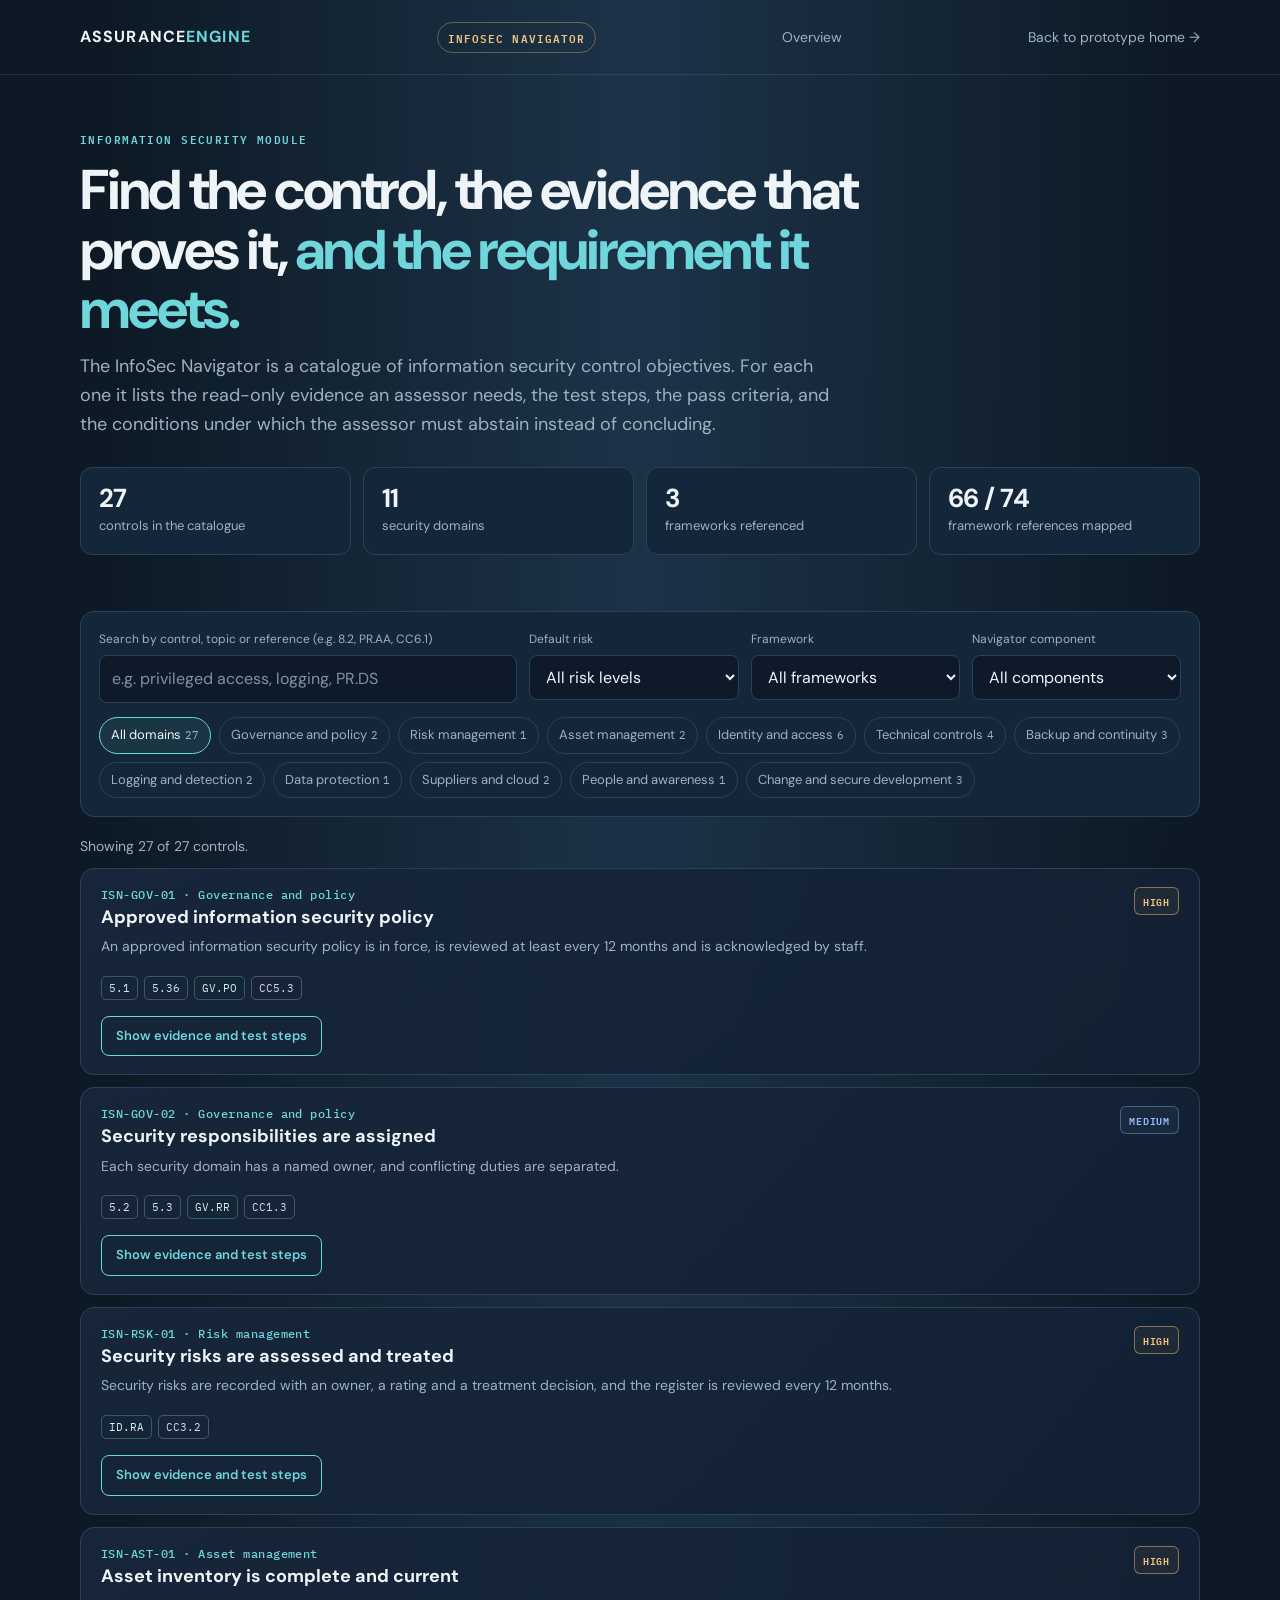
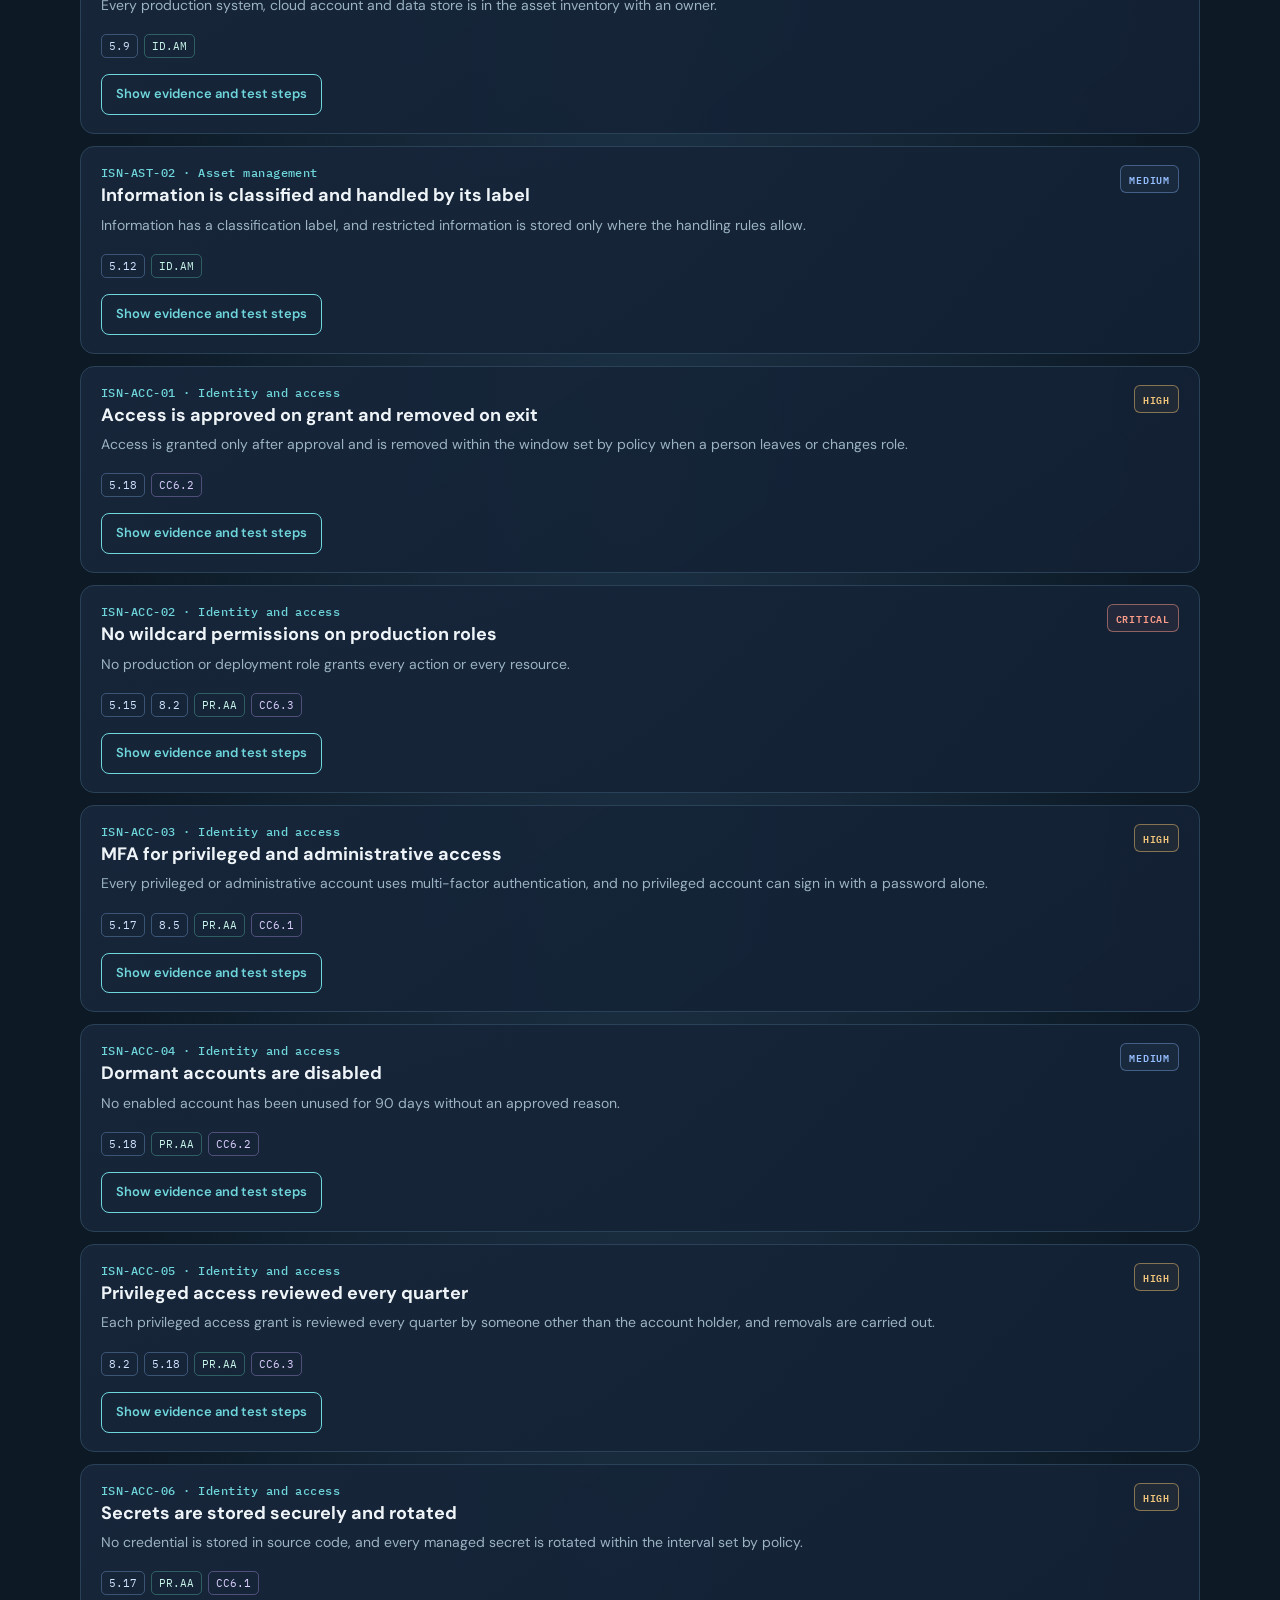
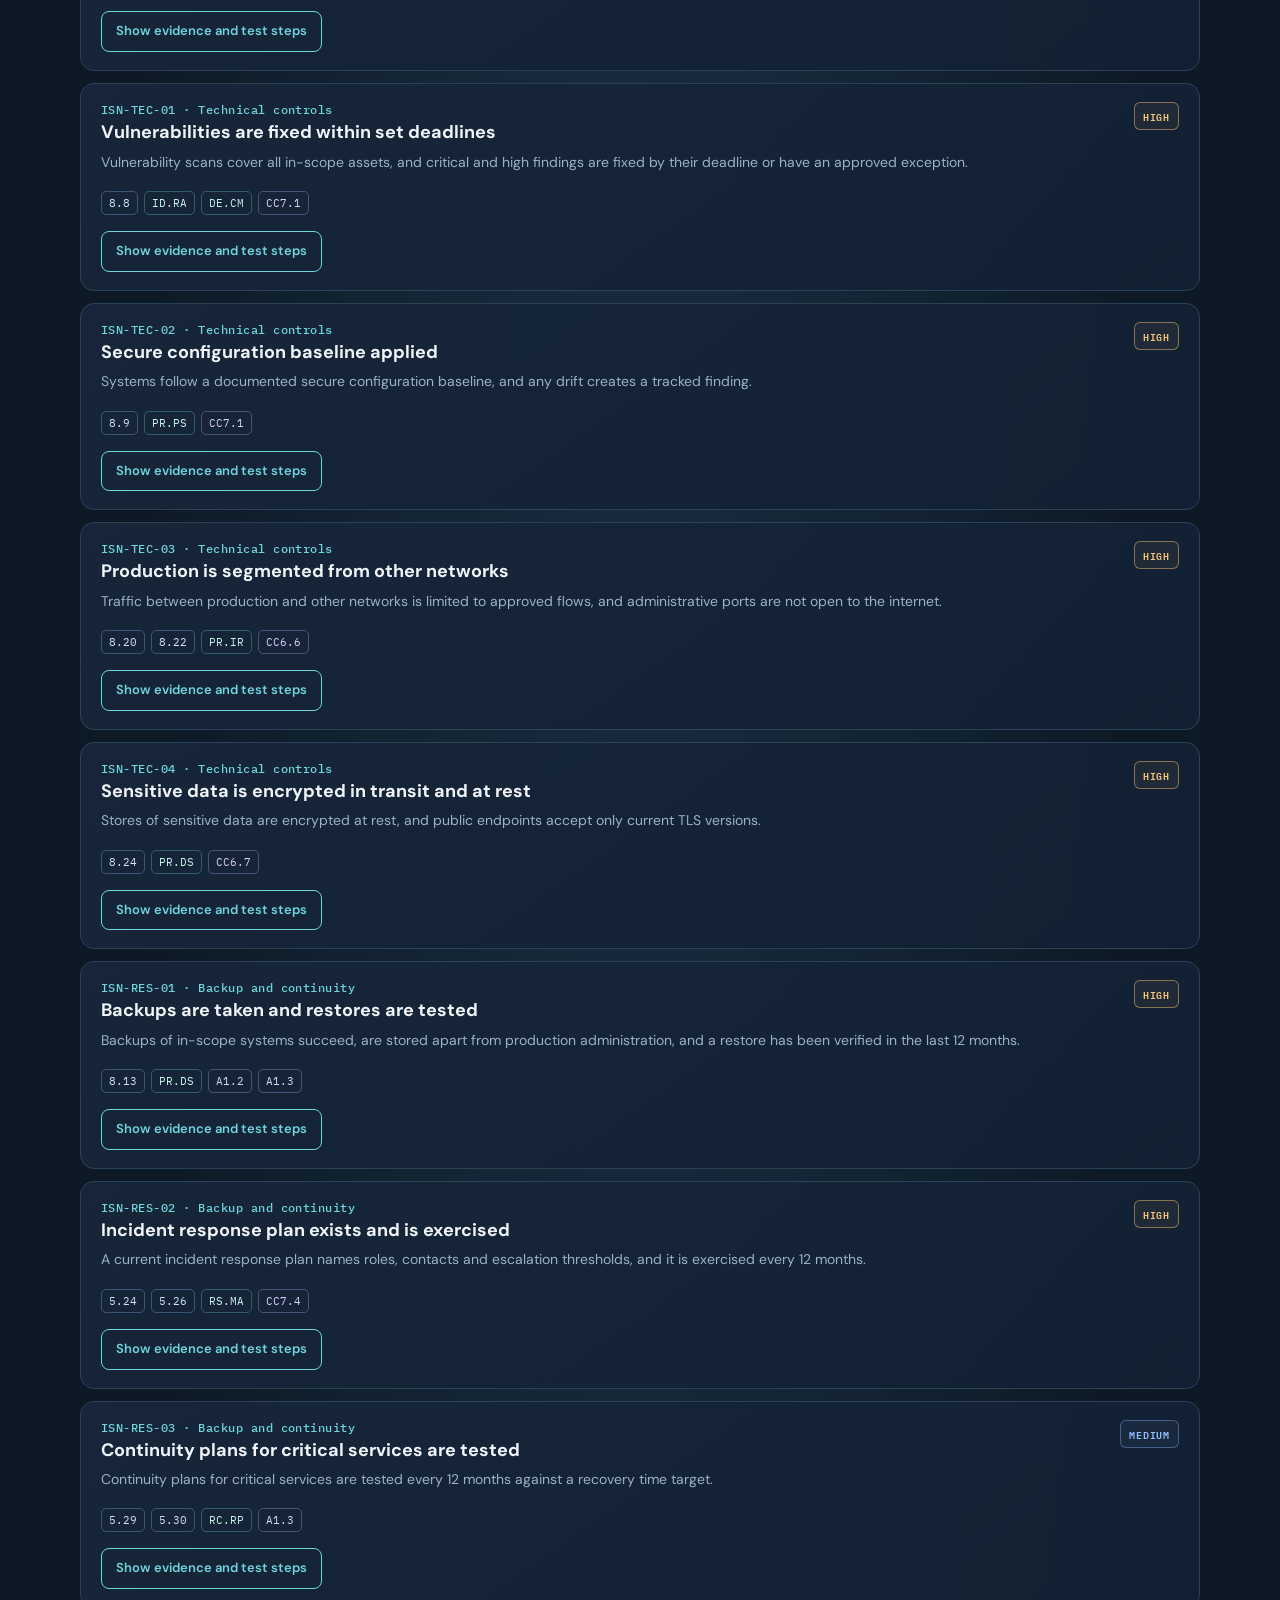
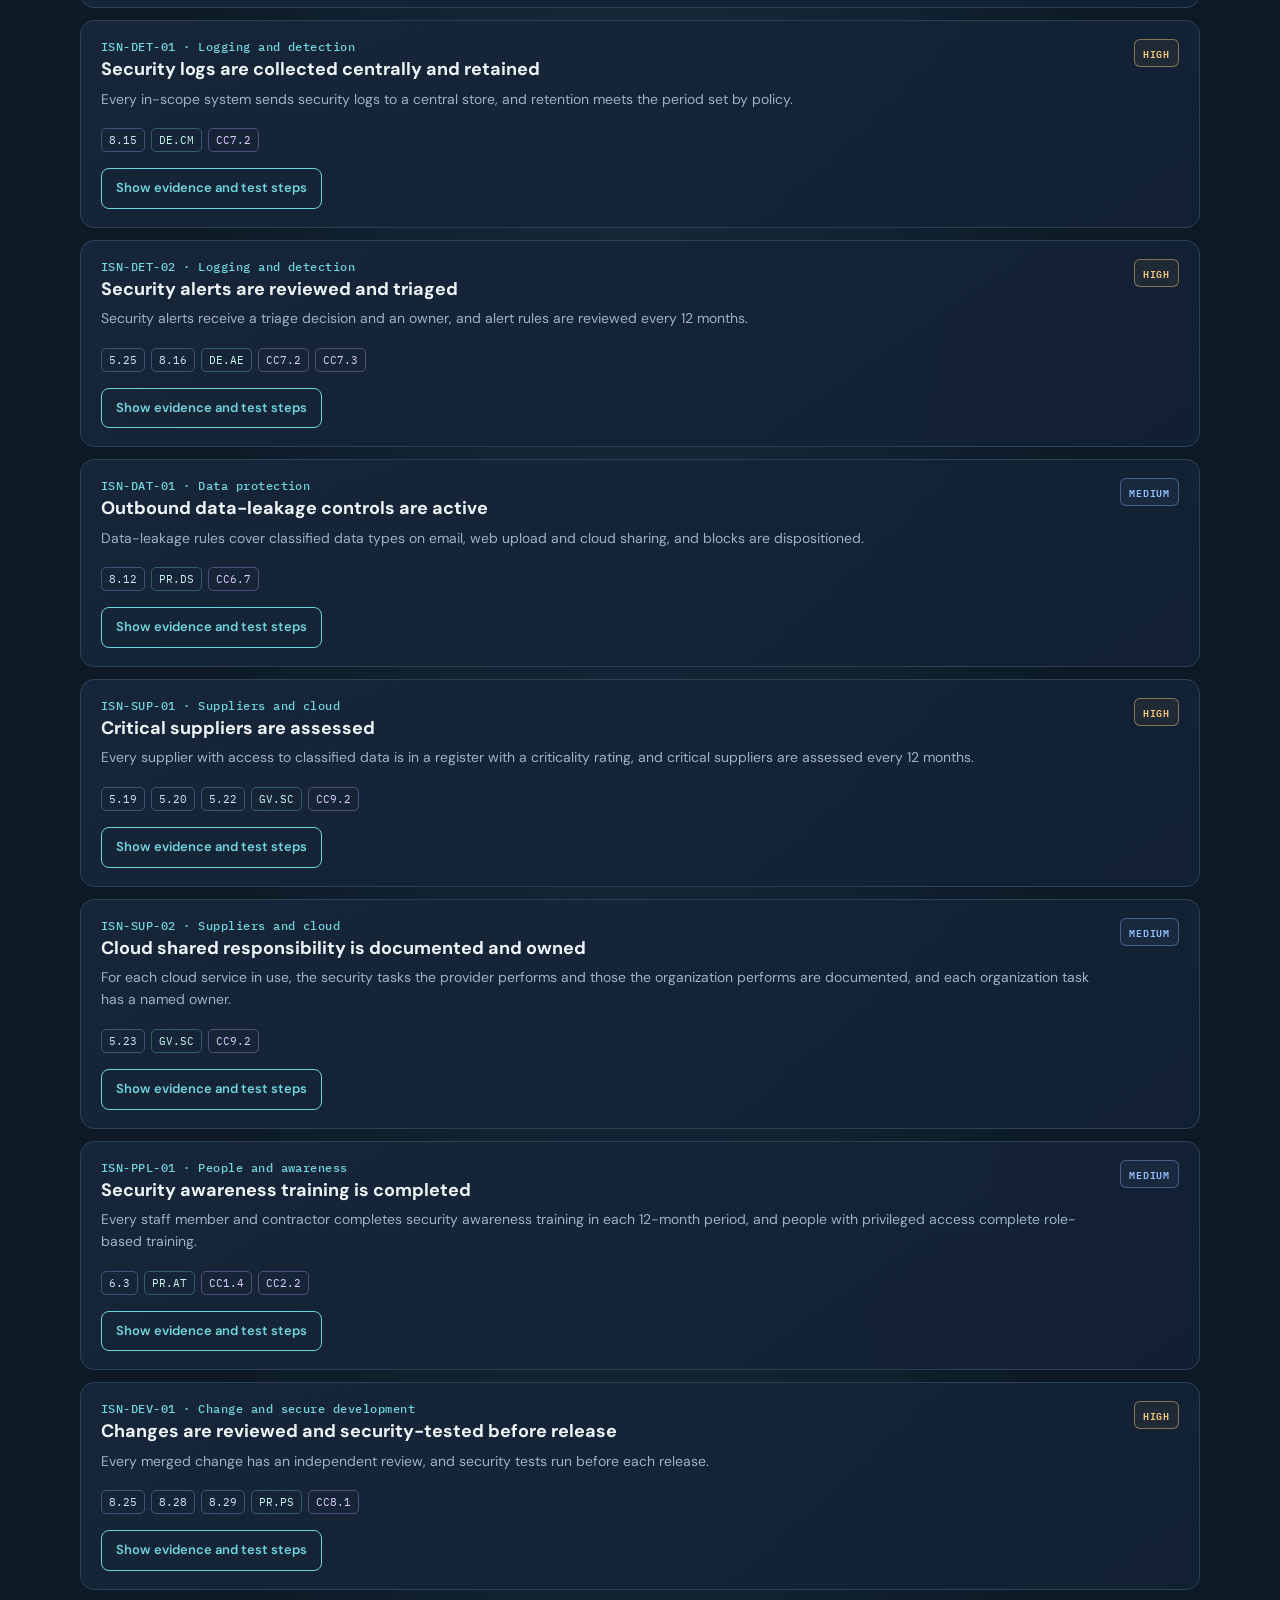
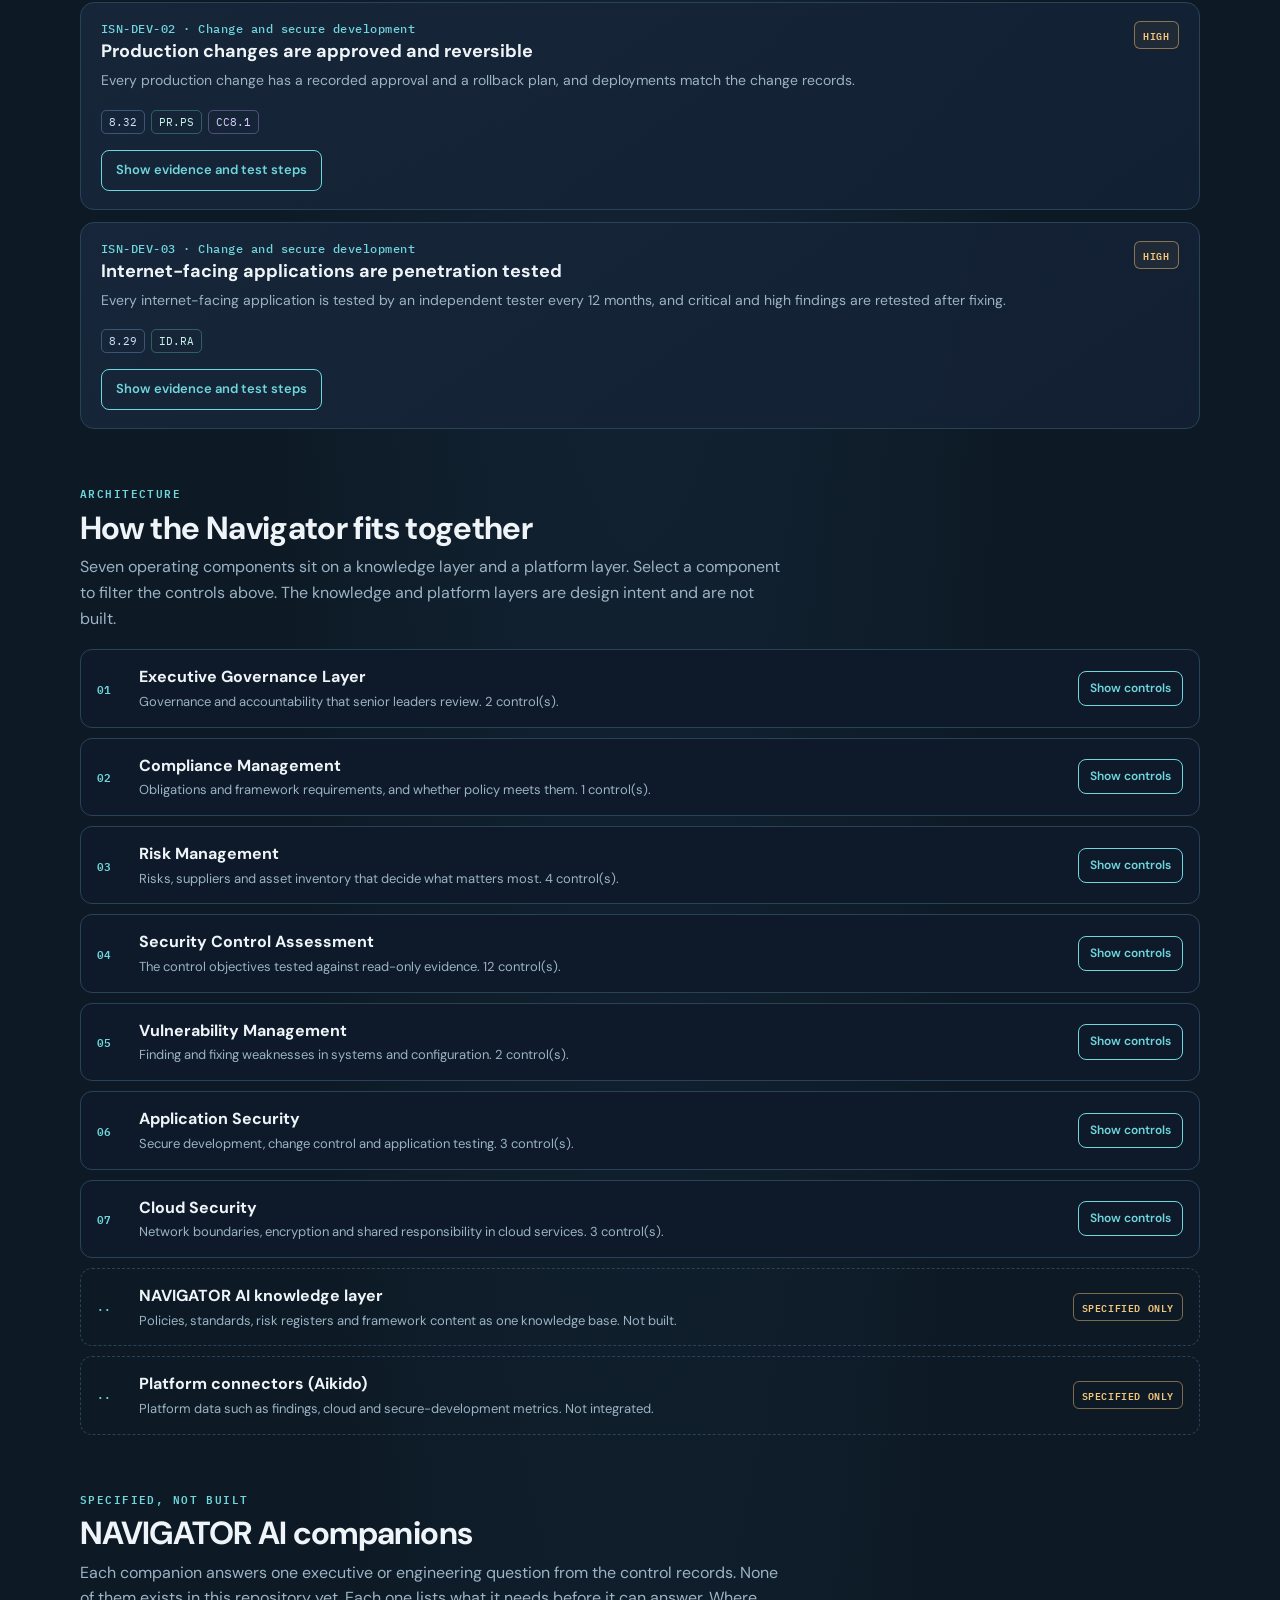
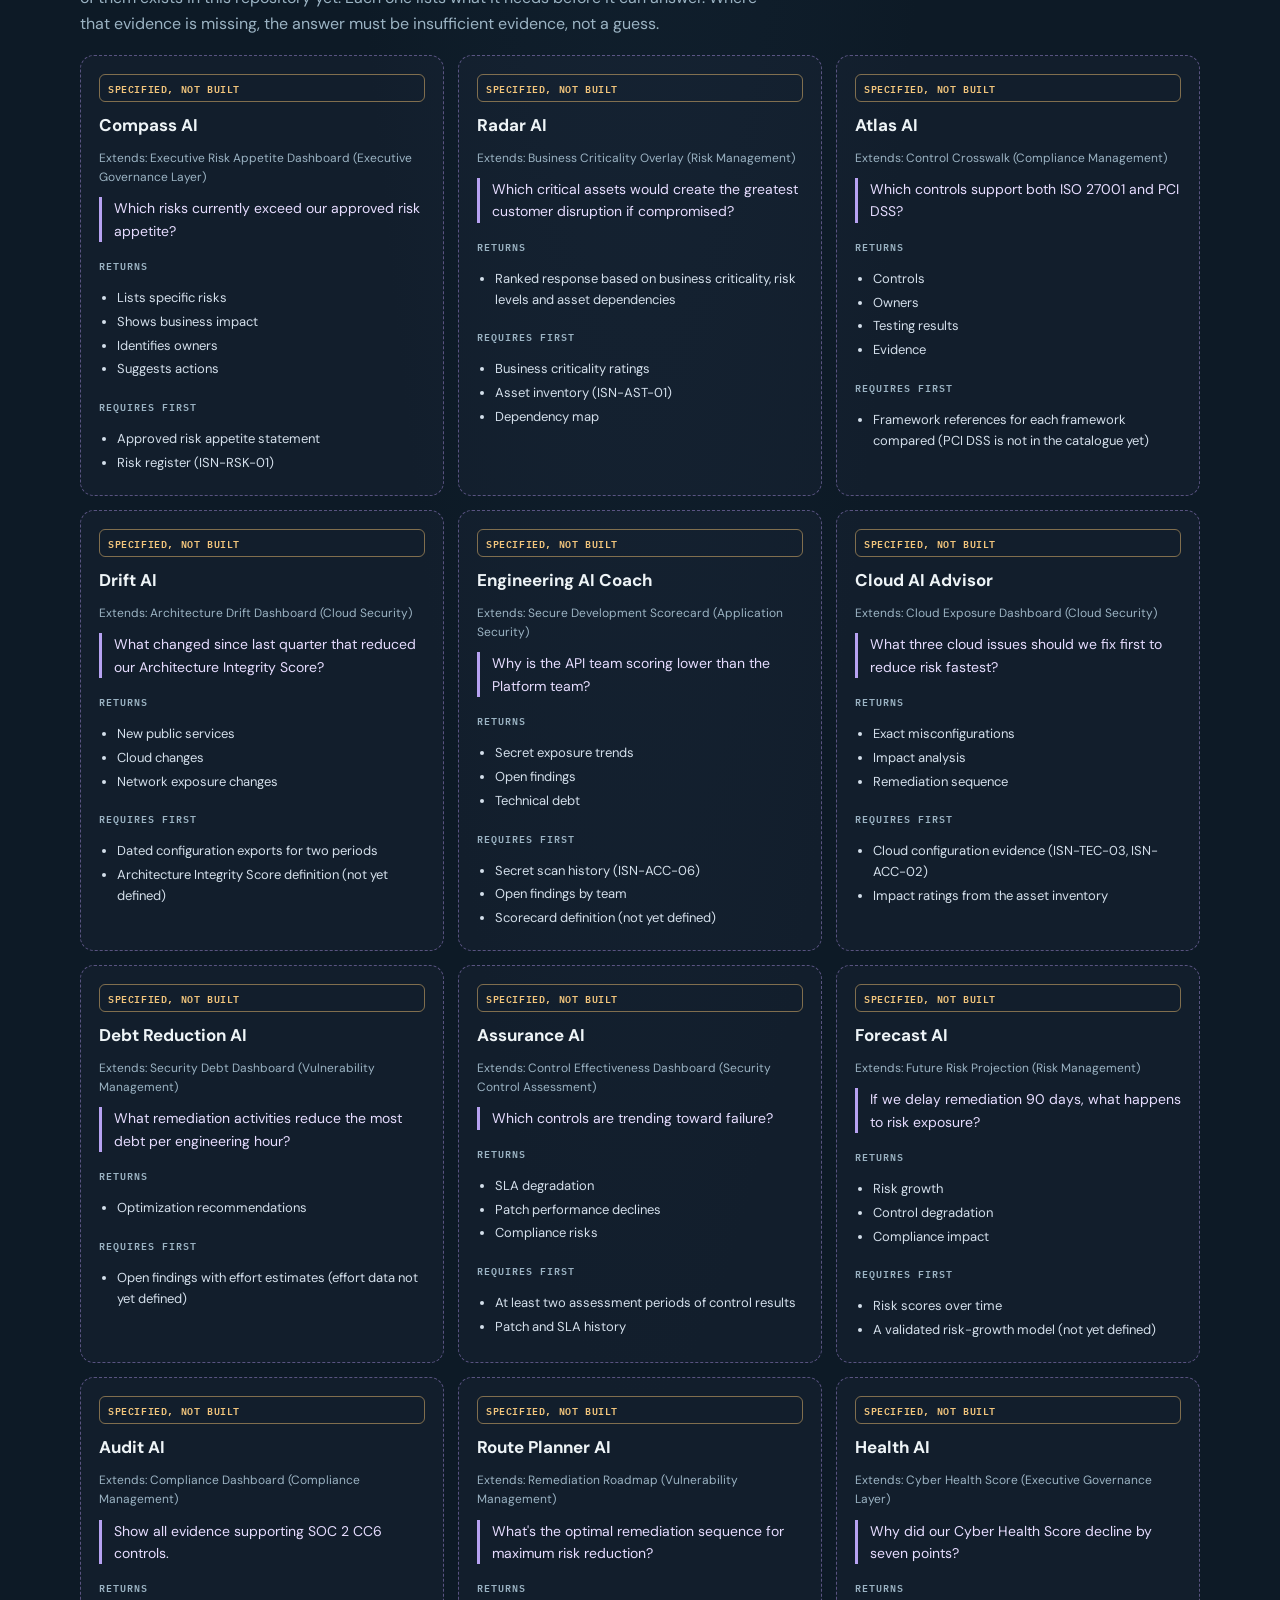
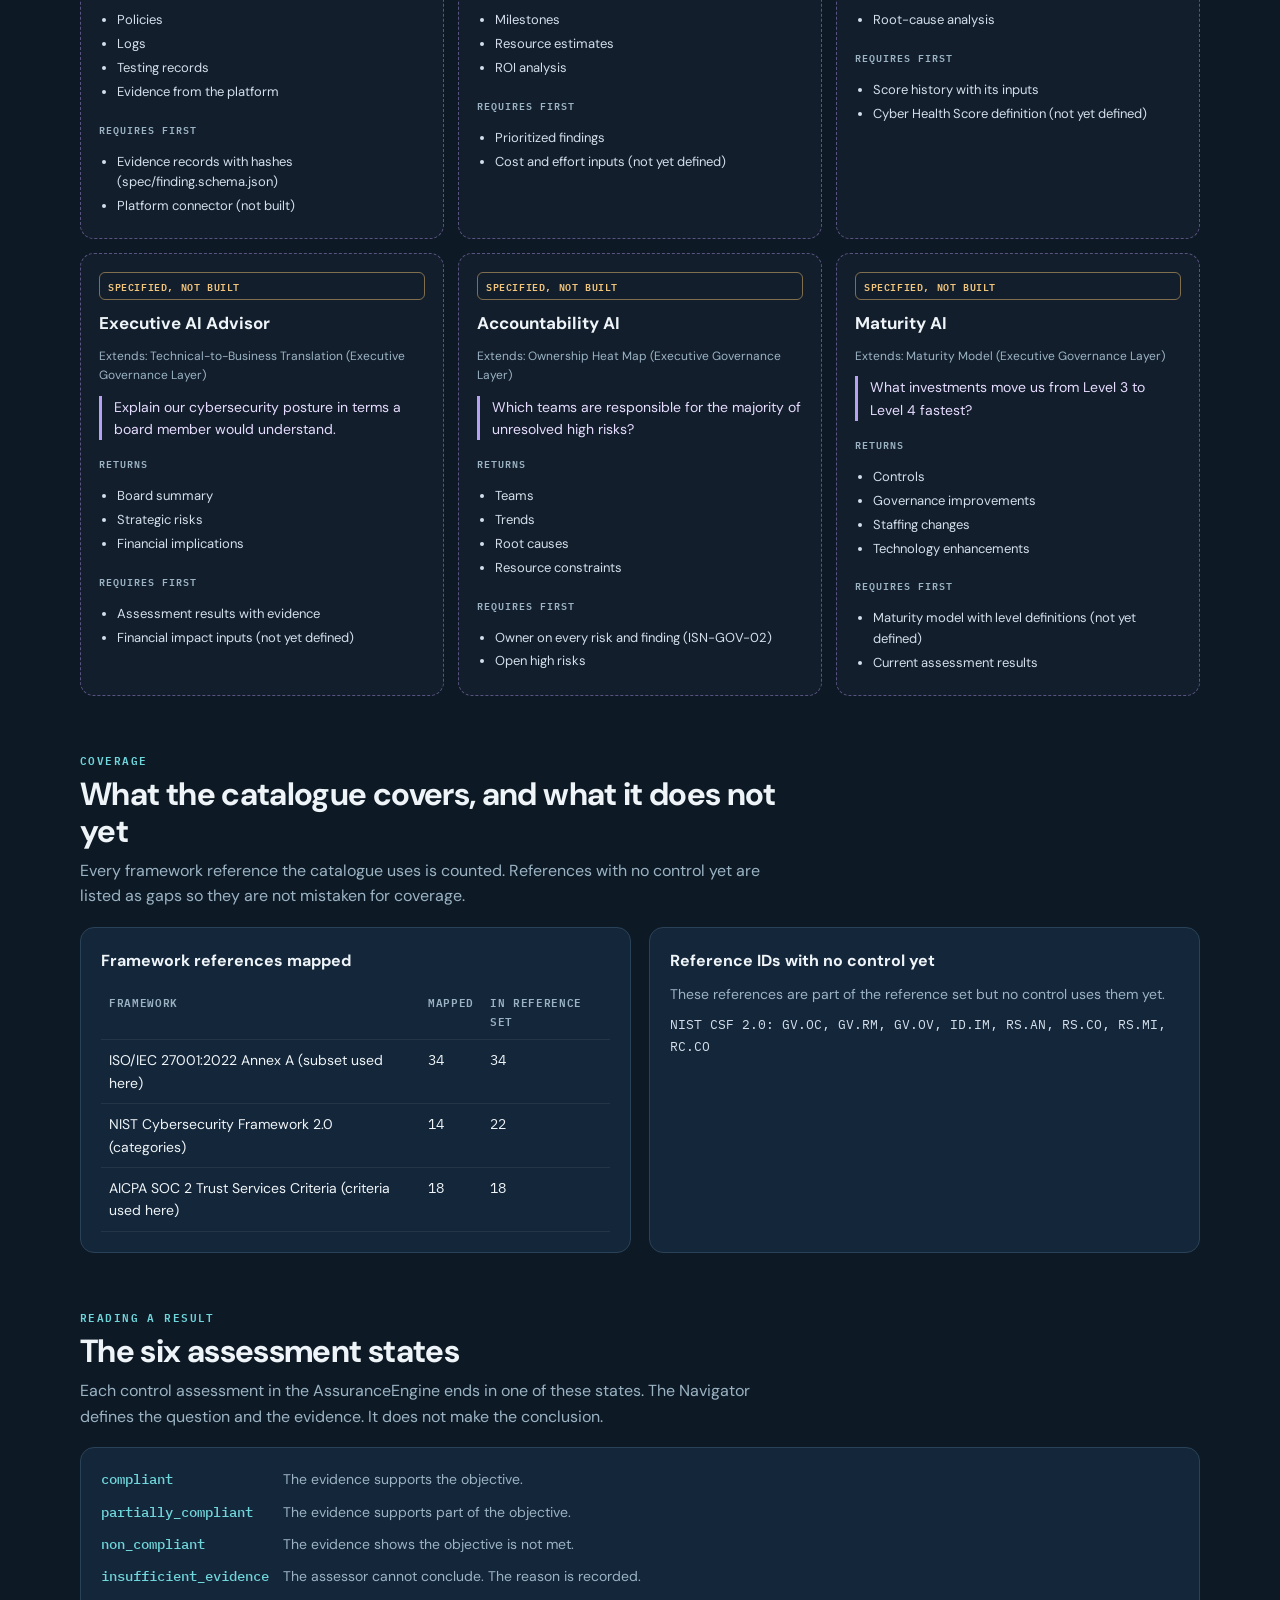
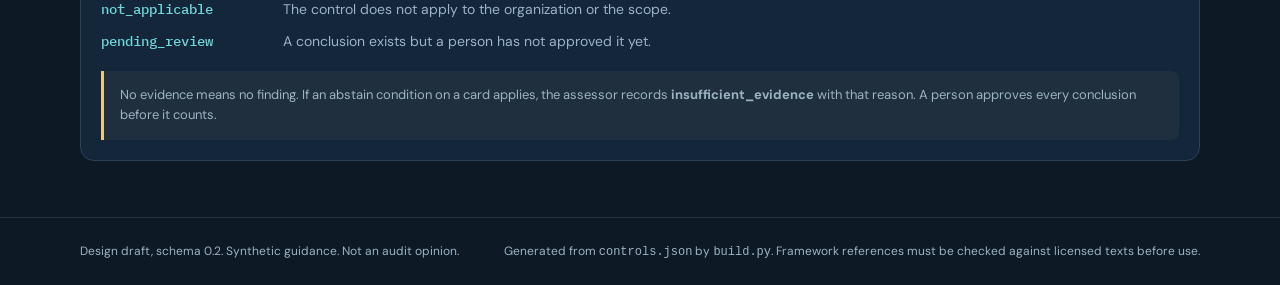
<file: infosec-navigator/index.html>
<!doctype html>
<html lang="en">
<head>
<meta charset="utf-8">
<meta name="viewport" content="width=device-width, initial-scale=1">
<meta name="description" content="InfoSec Navigator: find each information security control, the read-only evidence that proves it, and the ISO 27001, NIST CSF and SOC 2 requirements it maps to.">
<meta name="theme-color" content="#0d1a26">
<title>InfoSec Navigator | AssuranceEngine</title>
<link rel="stylesheet" href="https://fonts.googleapis.com/css2?family=DM+Sans:wght@400;500;600;700&family=IBM+Plex+Mono:wght@400;500;600&display=swap">
<link rel="stylesheet" href="theme.css">
<style>
:root{color-scheme:dark;--bg:#0d1a26;--panel:#14263a;--panel-2:#1a3045;--line:#2a4258;--text:#eef4f7;--muted:#9bb3c3;--teal:#6fd6dc;--gold:#f2c57c;--blue:#95bfff;--violet:#b7a2f2;--red:#ff9c8a}
*{box-sizing:border-box}
html{scroll-behavior:smooth}
body{margin:0;background:radial-gradient(ellipse at 50% 0%,#1d3348 0,transparent 58%),var(--bg);color:var(--text);font:16px/1.6 "DM Sans",system-ui,sans-serif;min-height:100vh}
a{color:var(--teal)}
button,input,select{font:inherit;color:inherit}
:focus-visible{outline:2px solid var(--teal);outline-offset:3px}
.wrap{width:min(1120px,calc(100% - 40px));margin-inline:auto}
.topbar{border-bottom:1px solid #ffffff16}
.nav{min-height:74px;display:flex;align-items:center;justify-content:space-between;gap:20px;flex-wrap:wrap;padding:14px 0}
.brand{color:var(--text);text-decoration:none;font-weight:700;letter-spacing:.07em}
.brand span{color:var(--teal)}
.module{font:600 11px "IBM Plex Mono",monospace;letter-spacing:.1em;text-transform:uppercase;color:var(--gold);border:1px solid #edbd7060;border-radius:999px;padding:5px 10px}
.nav-link{color:var(--muted);font-size:14px;text-decoration:none}
.label,.eyebrow{font:600 11px/1.4 "IBM Plex Mono",monospace;letter-spacing:.13em;text-transform:uppercase}
.eyebrow{color:var(--teal)}
.hero{padding:56px 0 28px}
h1,h2,h3,p{margin-top:0}
h1{max-width:860px;margin:14px 0 14px;font-size:clamp(34px,5vw,56px);line-height:1.06;letter-spacing:-.04em}
h1 em{color:var(--teal);font-style:normal}
.lede{max-width:760px;margin:0;color:var(--muted);font-size:18px}
.stats{display:grid;grid-template-columns:repeat(4,1fr);gap:12px;margin-top:28px}
.stat{padding:16px 18px;border:1px solid var(--line);border-radius:12px;background:var(--panel)}
.stat strong{display:block;font-size:26px;line-height:1.1}
.stat span{color:var(--muted);font-size:13px}
.toolbar{margin-top:28px;padding:18px;border:1px solid var(--line);border-radius:14px;background:var(--panel)}
.row{display:grid;grid-template-columns:minmax(0,2fr) repeat(3,minmax(0,1fr));gap:12px}
.field{display:flex;flex-direction:column;gap:6px;min-width:0}
.field label{color:var(--muted);font-size:12px}
.field input,.field select{padding:10px 12px;border:1px solid var(--line);border-radius:8px;background:#0e1a2a;min-width:0}
.field input::placeholder{color:#7f93a7}
.chips-row{display:flex;flex-wrap:wrap;gap:8px;margin-top:14px}
.filter{padding:7px 11px;border:1px solid var(--line);border-radius:999px;background:transparent;color:var(--muted);font-size:13px;cursor:pointer}
.filter[aria-pressed="true"]{border-color:var(--teal);color:var(--text);background:#68dfc214}
.filter small{color:var(--muted);font-family:"IBM Plex Mono",monospace;font-size:11px;margin-left:4px}
.summary{margin:18px 0 10px;color:var(--muted);font-size:14px}
.list{display:grid;gap:12px}
.card{border:1px solid var(--line);border-radius:14px;background:linear-gradient(145deg,#17263aee,#122033f2)}
.card-head{padding:18px 20px;display:grid;grid-template-columns:1fr auto;gap:12px;align-items:start}
.card-id{font:500 12px "IBM Plex Mono",monospace;color:var(--teal);letter-spacing:.04em}
.card h3{margin:4px 0 6px;font-size:18px;line-height:1.3}
.card p.objective{margin:0;color:var(--muted);font-size:14px}
.risk{justify-self:start;font:600 10px "IBM Plex Mono",monospace;letter-spacing:.08em;text-transform:uppercase;padding:4px 8px;border-radius:6px;border:1px solid;white-space:nowrap}
.risk.critical{color:var(--red);border-color:#ff9c8a80;background:#ff9c8a12}
.risk.high{color:var(--gold);border-color:#edbd7080;background:#edbd7010}
.risk.medium{color:var(--blue);border-color:#8ebeff60;background:#8ebeff0d}
.risk.low{color:var(--teal);border-color:#68dfc260;background:#68dfc20d}
.tags{display:flex;flex-wrap:wrap;gap:6px;padding:0 20px 16px}
.tag{padding:4px 7px;border:1px solid #ffffff20;border-radius:5px;color:#d4dfeb;font:11px "IBM Plex Mono",monospace;white-space:nowrap}
.tag.iso{border-color:#8ebeff50;color:#cfe3ff}
.tag.nist{border-color:#68dfc250;color:#c8f5ea}
.tag.soc{border-color:#c4a4ff55;color:#ddcfff}
.toggle{margin:0 20px 18px;padding:9px 14px;border:1px solid var(--teal);border-radius:8px;background:transparent;color:var(--teal);font-weight:600;font-size:13px;cursor:pointer}
.toggle:hover{background:#68dfc214}
.details{display:none;padding:0 20px 22px;border-top:1px solid #ffffff14}
.details.open{display:block}
.details-grid{display:grid;grid-template-columns:1fr 1fr;gap:20px;padding-top:18px}
.block h4{margin:0 0 8px;font:600 11px "IBM Plex Mono",monospace;letter-spacing:.1em;text-transform:uppercase;color:var(--muted)}
.block ul,.block ol{margin:0;padding-left:18px;color:#d4dfeb;font-size:14px}
.block li{margin-bottom:6px}
.block p{margin:0;font-size:14px;color:#d4dfeb}
.ev-source{display:block;color:#d4dfeb}
.ev-meta{display:block;margin-top:2px;color:var(--muted);font-size:12px}
.access{font:600 10px "IBM Plex Mono",monospace;color:var(--teal);border:1px solid #68dfc260;border-radius:4px;padding:1px 5px;margin-left:6px;white-space:nowrap}
.refs{margin-top:16px;display:grid;gap:6px}
.ref{display:grid;grid-template-columns:auto 1fr;gap:10px;font-size:13px;color:var(--muted)}
.ref b{font-family:"IBM Plex Mono",monospace;font-weight:500;color:#d4dfeb;white-space:nowrap}
.arch{display:grid;gap:10px}
.layer{display:grid;grid-template-columns:auto 1fr auto;gap:14px;align-items:center;padding:14px 16px;border:1px solid var(--line);border-radius:12px;background:#0e1a2a}
.layer.platform,.layer.knowledge{border-style:dashed;background:transparent}
.layer-no{font:600 11px "IBM Plex Mono",monospace;color:var(--teal);min-width:28px}
.layer h3{margin:0 0 2px;font-size:16px}
.layer p{margin:0;color:var(--muted);font-size:13px}
.layer button{padding:7px 11px;border:1px solid var(--teal);border-radius:8px;background:transparent;color:var(--teal);font-size:12px;font-weight:600;cursor:pointer;white-space:nowrap}
.layer button:hover{background:#68dfc214}
.pill{font:600 10px "IBM Plex Mono",monospace;letter-spacing:.06em;text-transform:uppercase;padding:4px 8px;border-radius:6px;border:1px solid #edbd7080;color:var(--gold);white-space:nowrap}
.companions{display:grid;grid-template-columns:repeat(3,minmax(0,1fr));gap:14px}
.comp{padding:18px;border:1px dashed #c4a4ff66;border-radius:14px;background:#c4a4ff08;display:flex;flex-direction:column;gap:10px;min-width:0}
.comp h3{margin:0;font-size:17px}
.comp .deliv{margin:0;color:var(--muted);font-size:12px}
.comp blockquote{margin:0;padding-left:12px;border-left:3px solid var(--violet);color:#e6dcff;font-size:14px}
.comp h4{margin:4px 0 4px;font:600 10px "IBM Plex Mono",monospace;letter-spacing:.1em;text-transform:uppercase;color:var(--muted)}
.comp ul{margin:0;padding-left:18px;color:#d4dfeb;font-size:13px}
.comp li{margin-bottom:3px}
.sr-only{position:absolute;width:1px;height:1px;overflow:hidden;clip:rect(0 0 0 0);white-space:nowrap}
.empty{padding:28px;border:1px dashed var(--line);border-radius:12px;color:var(--muted);text-align:center}
.section{padding:56px 0 0}
.section-title{margin-bottom:18px}
h2.heading{margin:8px 0 8px;font-size:clamp(24px,3.4vw,32px);line-height:1.15;letter-spacing:-.02em}
.section-title p{margin:0;color:var(--muted);max-width:720px}
.two{display:grid;grid-template-columns:1fr 1fr;gap:18px}
.panel{padding:20px;border:1px solid var(--line);border-radius:14px;background:var(--panel)}
.panel h3{margin:0 0 10px;font-size:16px}
table{width:100%;border-collapse:collapse;font-size:14px}
th,td{text-align:left;padding:9px 8px;border-bottom:1px solid #ffffff12;vertical-align:top}
th{color:var(--muted);font:600 11px "IBM Plex Mono",monospace;letter-spacing:.06em;text-transform:uppercase}
td.num{font-family:"IBM Plex Mono",monospace;white-space:nowrap}
.state{display:grid;grid-template-columns:auto 1fr;gap:10px 14px;font-size:14px;align-items:baseline}
.state b{font-family:"IBM Plex Mono",monospace;font-weight:500;color:var(--teal);white-space:nowrap}
.state span{color:var(--muted)}
.gap-list{margin:8px 0 0;padding-left:18px;color:var(--muted);font-size:13px;line-height:1.7}
.gap-list code{font-family:"IBM Plex Mono",monospace;color:#d4dfeb}
.notice{margin-top:18px;padding:14px 16px;border-left:3px solid var(--gold);border-radius:0 8px 8px 0;background:#edbd700e;color:var(--muted);font-size:13px}
.footer{margin-top:56px;padding:24px 0;border-top:1px solid #ffffff18;color:var(--muted);font-size:12px}
.footer .wrap{display:flex;flex-wrap:wrap;justify-content:space-between;gap:12px}
@media(max-width:860px){.row{grid-template-columns:minmax(0,1fr)}.row>.field{width:100%}.stats{grid-template-columns:repeat(2,1fr)}.two,.details-grid,.companions{grid-template-columns:1fr}.layer{grid-template-columns:auto 1fr}.layer button{grid-column:1/-1;justify-self:start}}
@media(max-width:520px){.wrap{width:min(100% - 32px,1120px)}.hero{padding-top:36px}.card-head{grid-template-columns:1fr;gap:8px}.toggle{margin:0 16px 16px}.tags,.details{padding-left:16px;padding-right:16px}.card-head{padding:16px}.stat strong{font-size:22px}}
@media(prefers-reduced-motion:reduce){html{scroll-behavior:auto}}
</style>
</head>
<body>
<div class="topbar">
  <nav class="wrap nav" aria-label="Main navigation">
    <a class="brand" href="../index.html">ASSURANCE<span>ENGINE</span></a>
    <span class="module">InfoSec Navigator</span>
    <a class="nav-link" href="overview.html">Overview</a>
    <a class="nav-link" href="../index.html">Back to prototype home &rarr;</a>
  </nav>
</div>

<main>
  <header class="wrap hero">
    <div class="eyebrow">Information security module</div>
    <h1>Find the control, the evidence that proves it, <em>and the requirement it meets.</em></h1>
    <p class="lede">The InfoSec Navigator is a catalogue of information security control objectives. For each one it lists the read-only evidence an assessor needs, the test steps, the pass criteria, and the conditions under which the assessor must abstain instead of concluding.</p>

    <div class="stats" id="stats" aria-live="polite"></div>
  </header>

  <section class="wrap" aria-labelledby="browse-title">
    <div class="toolbar" role="search">
      <div class="row">
        <div class="field">
          <label for="q">Search by control, topic or reference (e.g. 8.2, PR.AA, CC6.1)</label>
          <input id="q" type="search" placeholder="e.g. privileged access, logging, PR.DS" autocomplete="off">
        </div>
        <div class="field">
          <label for="risk">Default risk</label>
          <select id="risk">
            <option value="">All risk levels</option>
            <option value="critical">Critical</option>
            <option value="high">High</option>
            <option value="medium">Medium</option>
            <option value="low">Low</option>
          </select>
        </div>
        <div class="field">
          <label for="fw">Framework</label>
          <select id="fw">
            <option value="">All frameworks</option>
          </select>
        </div>
        <div class="field">
          <label for="comp">Navigator component</label>
          <select id="comp">
            <option value="">All components</option>
          </select>
        </div>
      </div>
      <div class="chips-row" id="domains" role="group" aria-label="Filter by domain"></div>
    </div>

    <h2 id="browse-title" class="sr-only">Controls</h2>
    <p class="summary" id="summary" aria-live="polite"></p>
    <div class="list" id="list"></div>
  </section>

  <section class="wrap section" aria-labelledby="arch-title">
    <div class="section-title">
      <div class="eyebrow">Architecture</div>
      <h2 class="heading" id="arch-title">How the Navigator fits together</h2>
      <p>Seven operating components sit on a knowledge layer and a platform layer. Select a component to filter the controls above. The knowledge and platform layers are design intent and are not built.</p>
    </div>
    <div class="arch" id="arch"></div>
  </section>

  <section class="wrap section" aria-labelledby="ai-title">
    <div class="section-title">
      <div class="eyebrow">Specified, not built</div>
      <h2 class="heading" id="ai-title">NAVIGATOR AI companions</h2>
      <p>Each companion answers one executive or engineering question from the control records. None of them exists in this repository yet. Each one lists what it needs before it can answer. Where that evidence is missing, the answer must be insufficient evidence, not a guess.</p>
    </div>
    <div class="companions" id="companions"></div>
  </section>

  <section class="wrap section" aria-labelledby="coverage-title">
    <div class="section-title">
      <div class="eyebrow">Coverage</div>
      <h2 class="heading" id="coverage-title">What the catalogue covers, and what it does not yet</h2>
      <p>Every framework reference the catalogue uses is counted. References with no control yet are listed as gaps so they are not mistaken for coverage.</p>
    </div>
    <div class="two">
      <div class="panel">
        <h3>Framework references mapped</h3>
        <table>
          <thead><tr><th>Framework</th><th>Mapped</th><th>In reference set</th></tr></thead>
          <tbody id="coverage-body"></tbody>
        </table>
      </div>
      <div class="panel">
        <h3>Reference IDs with no control yet</h3>
        <div id="gaps"></div>
      </div>
    </div>
  </section>

  <section class="wrap section" aria-labelledby="states-title">
    <div class="section-title">
      <div class="eyebrow">Reading a result</div>
      <h2 class="heading" id="states-title">The six assessment states</h2>
      <p>Each control assessment in the AssuranceEngine ends in one of these states. The Navigator defines the question and the evidence. It does not make the conclusion.</p>
    </div>
    <div class="panel">
      <div class="state" id="states"></div>
      <div class="notice">No evidence means no finding. If an abstain condition on a card applies, the assessor records <b>insufficient_evidence</b> with that reason. A person approves every conclusion before it counts.</div>
    </div>
  </section>
</main>

<footer class="footer">
  <div class="wrap">
    <span id="footer-status">Design draft. Synthetic guidance. Not an audit opinion.</span>
    <span>Generated from <code>controls.json</code> by <code>build.py</code>. Framework references must be checked against licensed texts before use.</span>
  </div>
</footer>

<script src="data.js"></script>
<script>
(function () {
  "use strict";

  var DATA = window.INFOSEC_NAVIGATOR;
  var FW_CLASS = { iso27001_2022: "iso", nist_csf_2_0: "nist", soc2_tsc: "soc" };
  var FW_SHORT = { iso27001_2022: "ISO 27001:2022", nist_csf_2_0: "NIST CSF 2.0", soc2_tsc: "SOC 2 TSC" };
  var state = { q: "", risk: "", fw: "", domain: "", component: "" };

  var $ = function (id) { return document.getElementById(id); };

  function el(tag, cls, text) {
    var n = document.createElement(tag);
    if (cls) n.className = cls;
    if (text !== undefined && text !== null) n.textContent = text;
    return n;
  }

  function refsOf(control) {
    var out = [];
    Object.keys(control.frameworks).forEach(function (fw) {
      control.frameworks[fw].forEach(function (ref) {
        out.push({ fw: fw, ref: ref, name: DATA.frameworks[fw].ids[ref] });
      });
    });
    return out;
  }

  function matches(control) {
    if (state.risk && control.default_risk !== state.risk) return false;
    if (state.domain && control.domain !== state.domain) return false;
    if (state.fw && !control.frameworks[state.fw]) return false;
    if (state.component && control.component !== state.component) return false;
    if (!state.q) return true;
    var haystack = [control.id, control.title, control.objective, control.pass_criteria,
      DATA.domains[control.domain].name, DATA.components[control.component].name].concat(control.test, control.common_gaps, control.abstain_when)
      .concat(refsOf(control).map(function (r) { return r.ref + " " + r.name + " " + FW_SHORT[r.fw]; }))
      .join(" ").toLowerCase();
    return state.q.toLowerCase().split(/\s+/).every(function (term) {
      return haystack.indexOf(term) !== -1;
    });
  }

  function renderStats() {
    var controls = DATA.controls;
    var fwKeys = Object.keys(DATA.frameworks);
    var mapped = 0, total = 0;
    fwKeys.forEach(function (fw) {
      var used = {};
      controls.forEach(function (c) { (c.frameworks[fw] || []).forEach(function (r) { used[r] = true; }); });
      mapped += Object.keys(used).length;
      total += Object.keys(DATA.frameworks[fw].ids).length;
    });
    var items = [
      [controls.length, "controls in the catalogue"],
      [Object.keys(DATA.domains).length, "security domains"],
      [fwKeys.length, "frameworks referenced"],
      [mapped + " / " + total, "framework references mapped"]
    ];
    var box = $("stats");
    box.textContent = "";
    items.forEach(function (it) {
      var s = el("div", "stat");
      s.appendChild(el("strong", null, String(it[0])));
      s.appendChild(el("span", null, it[1]));
      box.appendChild(s);
    });
  }

  function populateComponents() {
    var sel = $("comp");
    Object.keys(DATA.components).forEach(function (key) {
      var o = el("option", null, DATA.components[key].name);
      o.value = key;
      sel.appendChild(o);
    });
  }

  function renderArchitecture() {
    var box = $("arch");
    box.textContent = "";
    Object.keys(DATA.components).forEach(function (key, i) {
      var n = DATA.controls.filter(function (c) { return c.component === key; }).length;
      var comp = DATA.components[key];
      var row = layer(String(i + 1).padStart(2, "0"), comp.name, comp.description + " " + n + " control(s).", "filter", key);
      box.appendChild(row);
    });
    var k = layer("··", "NAVIGATOR AI knowledge layer", "Policies, standards, risk registers and framework content as one knowledge base. Not built.", "pill");
    k.classList.add("knowledge");
    box.appendChild(k);
    var p = layer("··", "Platform connectors (Aikido)", "Platform data such as findings, cloud and secure-development metrics. Not integrated.", "pill");
    p.classList.add("platform");
    box.appendChild(p);
  }

  function layer(num, title, desc, mode, key) {
    var row = el("div", "layer");
    row.appendChild(el("span", "layer-no", num));
    var body = el("div");
    body.appendChild(el("h3", null, title));
    if (desc) body.appendChild(el("p", null, desc));
    row.appendChild(body);
    if (mode === "filter") {
      var b = el("button", null, "Show controls");
      b.type = "button";
      b.addEventListener("click", function () {
        state.component = key;
        $("comp").value = key;
        renderList();
        $("list").scrollIntoView({ behavior: "smooth", block: "start" });
      });
      row.appendChild(b);
    } else if (mode === "pill") {
      row.appendChild(el("span", "pill", "Specified only"));
    }
    return row;
  }

  function renderCompanions() {
    var box = $("companions");
    box.textContent = "";
    DATA.companions.forEach(function (ai) {
      var card = el("article", "comp");
      card.appendChild(el("span", "pill", "Specified, not built"));
      card.appendChild(el("h3", null, ai.name));
      card.appendChild(el("p", "deliv", "Extends: " + ai.deliverable + " (" + DATA.components[ai.component].name + ")"));
      var q = el("blockquote", null, ai.question);
      card.appendChild(q);
      card.appendChild(el("h4", null, "Returns"));
      var r = el("ul");
      ai.returns.forEach(function (t) { r.appendChild(el("li", null, t)); });
      card.appendChild(r);
      card.appendChild(el("h4", null, "Requires first"));
      var rq = el("ul");
      ai.requires.forEach(function (t) { rq.appendChild(el("li", null, t)); });
      card.appendChild(rq);
      box.appendChild(card);
    });
  }

  function populateFrameworks() {
    var fwSelect = $("fw");
    Object.keys(DATA.frameworks).forEach(function (fw) {
      var o = el("option", null, DATA.frameworks[fw].name);
      o.value = fw;
      fwSelect.appendChild(o);
    });
  }

  function renderFilters() {
    var box = $("domains");
    box.textContent = "";
    box.appendChild(domainButton("", "All domains", DATA.controls.length));
    Object.keys(DATA.domains).forEach(function (key) {
      var count = DATA.controls.filter(function (c) { return c.domain === key; }).length;
      box.appendChild(domainButton(key, DATA.domains[key].name, count));
    });
  }

  function domainButton(key, label, count) {
    var b = el("button", "filter", label);
    b.type = "button";
    b.setAttribute("aria-pressed", String(state.domain === key));
    var c = el("small", null, String(count));
    b.appendChild(c);
    b.addEventListener("click", function () {
      state.domain = key;
      renderFilters();
      renderList();
    });
    return b;
  }

  function block(title, items, ordered) {
    var wrap = el("div", "block");
    wrap.appendChild(el("h4", null, title));
    var list = el(ordered ? "ol" : "ul");
    items.forEach(function (t) { list.appendChild(el("li", null, t)); });
    wrap.appendChild(list);
    return wrap;
  }

  function buildDetails(c, id) {
    var panel = el("div", "details");
    panel.id = id;
    var grid = el("div", "details-grid");

    var evWrap = el("div", "block");
    evWrap.appendChild(el("h4", null, "Evidence to collect"));
    var evList = el("ul");
    c.evidence.forEach(function (ev) {
      var li = el("li");
      var src = el("span", "ev-source", ev.source);
      li.appendChild(src);
      var meta = el("span", "ev-meta", ev.method);
      meta.appendChild(el("span", "access", ev.access));
      li.appendChild(meta);
      evList.appendChild(li);
    });
    evWrap.appendChild(evList);
    grid.appendChild(evWrap);

    grid.appendChild(block("Test procedure", c.test, true));

    var pass = el("div", "block");
    pass.appendChild(el("h4", null, "Pass criteria"));
    pass.appendChild(el("p", null, c.pass_criteria));
    grid.appendChild(pass);

    grid.appendChild(block("Common gaps", c.common_gaps, false));
    grid.appendChild(block("Assessor must abstain when", c.abstain_when, false));

    panel.appendChild(grid);

    var refs = el("div", "refs");
    refs.setAttribute("aria-label", "Framework references");
    refsOf(c).forEach(function (r) {
      var row = el("div", "ref");
      row.appendChild(el("b", null, FW_SHORT[r.fw] + " " + r.ref));
      row.appendChild(el("span", null, r.name));
      refs.appendChild(row);
    });
    panel.appendChild(refs);
    return panel;
  }

  function buildCard(c, index) {
    var article = el("article", "card");
    article.id = c.id;

    var head = el("div", "card-head");
    var left = el("div");
    left.appendChild(el("div", "card-id", c.id + "  ·  " + DATA.domains[c.domain].name));
    var h = el("h3", null, c.title);
    left.appendChild(h);
    left.appendChild(el("p", "objective", c.objective));
    head.appendChild(left);
    head.appendChild(el("span", "risk " + c.default_risk, c.default_risk));
    article.appendChild(head);

    var tags = el("div", "tags");
    refsOf(c).forEach(function (r) {
      tags.appendChild(el("span", "tag " + FW_CLASS[r.fw], r.ref));
    });
    article.appendChild(tags);

    var panelId = "panel-" + index;
    var btn = el("button", "toggle", "Show evidence and test steps");
    btn.type = "button";
    btn.setAttribute("aria-expanded", "false");
    btn.setAttribute("aria-controls", panelId);
    var details = buildDetails(c, panelId);
    btn.addEventListener("click", function () {
      var open = details.classList.toggle("open");
      btn.setAttribute("aria-expanded", String(open));
      btn.textContent = open ? "Hide evidence and test steps" : "Show evidence and test steps";
    });
    article.appendChild(btn);
    article.appendChild(details);
    return article;
  }

  function renderList() {
    var list = $("list");
    var shown = DATA.controls.filter(matches);
    list.textContent = "";
    $("summary").textContent = "Showing " + shown.length + " of " + DATA.controls.length + " controls.";
    if (!shown.length) {
      list.appendChild(el("div", "empty", "No controls match these filters. Clear the search or pick another domain."));
      return;
    }
    shown.forEach(function (c, i) { list.appendChild(buildCard(c, i)); });
  }

  function renderCoverage() {
    var body = $("coverage-body");
    body.textContent = "";
    var gaps = $("gaps");
    gaps.textContent = "";
    var gapList = el("ul", "gap-list");
    gapList.style.listStyle = "none";
    gapList.style.padding = "0";

    Object.keys(DATA.frameworks).forEach(function (fw) {
      var ids = DATA.frameworks[fw].ids;
      var used = {};
      DATA.controls.forEach(function (c) { (c.frameworks[fw] || []).forEach(function (r) { used[r] = true; }); });
      var usedKeys = Object.keys(used);
      var tr = el("tr");
      tr.appendChild(el("td", null, DATA.frameworks[fw].name));
      tr.appendChild(el("td", "num", String(usedKeys.length)));
      tr.appendChild(el("td", "num", String(Object.keys(ids).length)));
      body.appendChild(tr);

      var missing = Object.keys(ids).filter(function (r) { return !used[r]; });
      if (missing.length) {
        var li = el("li");
        var code = el("code", null, FW_SHORT[fw] + ": " + missing.join(", "));
        li.appendChild(code);
        gapList.appendChild(li);
      }
    });
    if (!gapList.childNodes.length) {
      gaps.appendChild(el("p", null, "Every listed reference is mapped to at least one control."));
    } else {
      gaps.appendChild(el("p", null, "These references are part of the reference set but no control uses them yet."));
      gaps.appendChild(gapList);
    }
  }

  function renderStates() {
    var box = $("states");
    box.textContent = "";
    Object.keys(DATA.engine_states).forEach(function (key) {
      box.appendChild(el("b", null, key));
      box.appendChild(el("span", null, DATA.engine_states[key]));
    });
  }

  function bind() {
    $("q").addEventListener("input", function (e) { state.q = e.target.value.trim(); renderList(); });
    $("risk").addEventListener("change", function (e) { state.risk = e.target.value; renderList(); });
    $("fw").addEventListener("change", function (e) { state.fw = e.target.value; renderList(); });
    $("comp").addEventListener("change", function (e) { state.component = e.target.value; renderList(); });
  }

  function init() {
    if (!DATA) {
      $("summary").textContent = "The control data could not be loaded. Run python3 infosec-navigator/build.py to generate data.js.";
      return;
    }
    $("footer-status").textContent = "Design draft, schema " + DATA.schema_version + ". Synthetic guidance. Not an audit opinion.";
    renderStats();
    populateFrameworks();
    populateComponents();
    renderFilters();
    renderList();
    renderArchitecture();
    renderCompanions();
    renderCoverage();
    renderStates();
    bind();
  }

  init();
})();
</script>
</body>
</html>
</file>
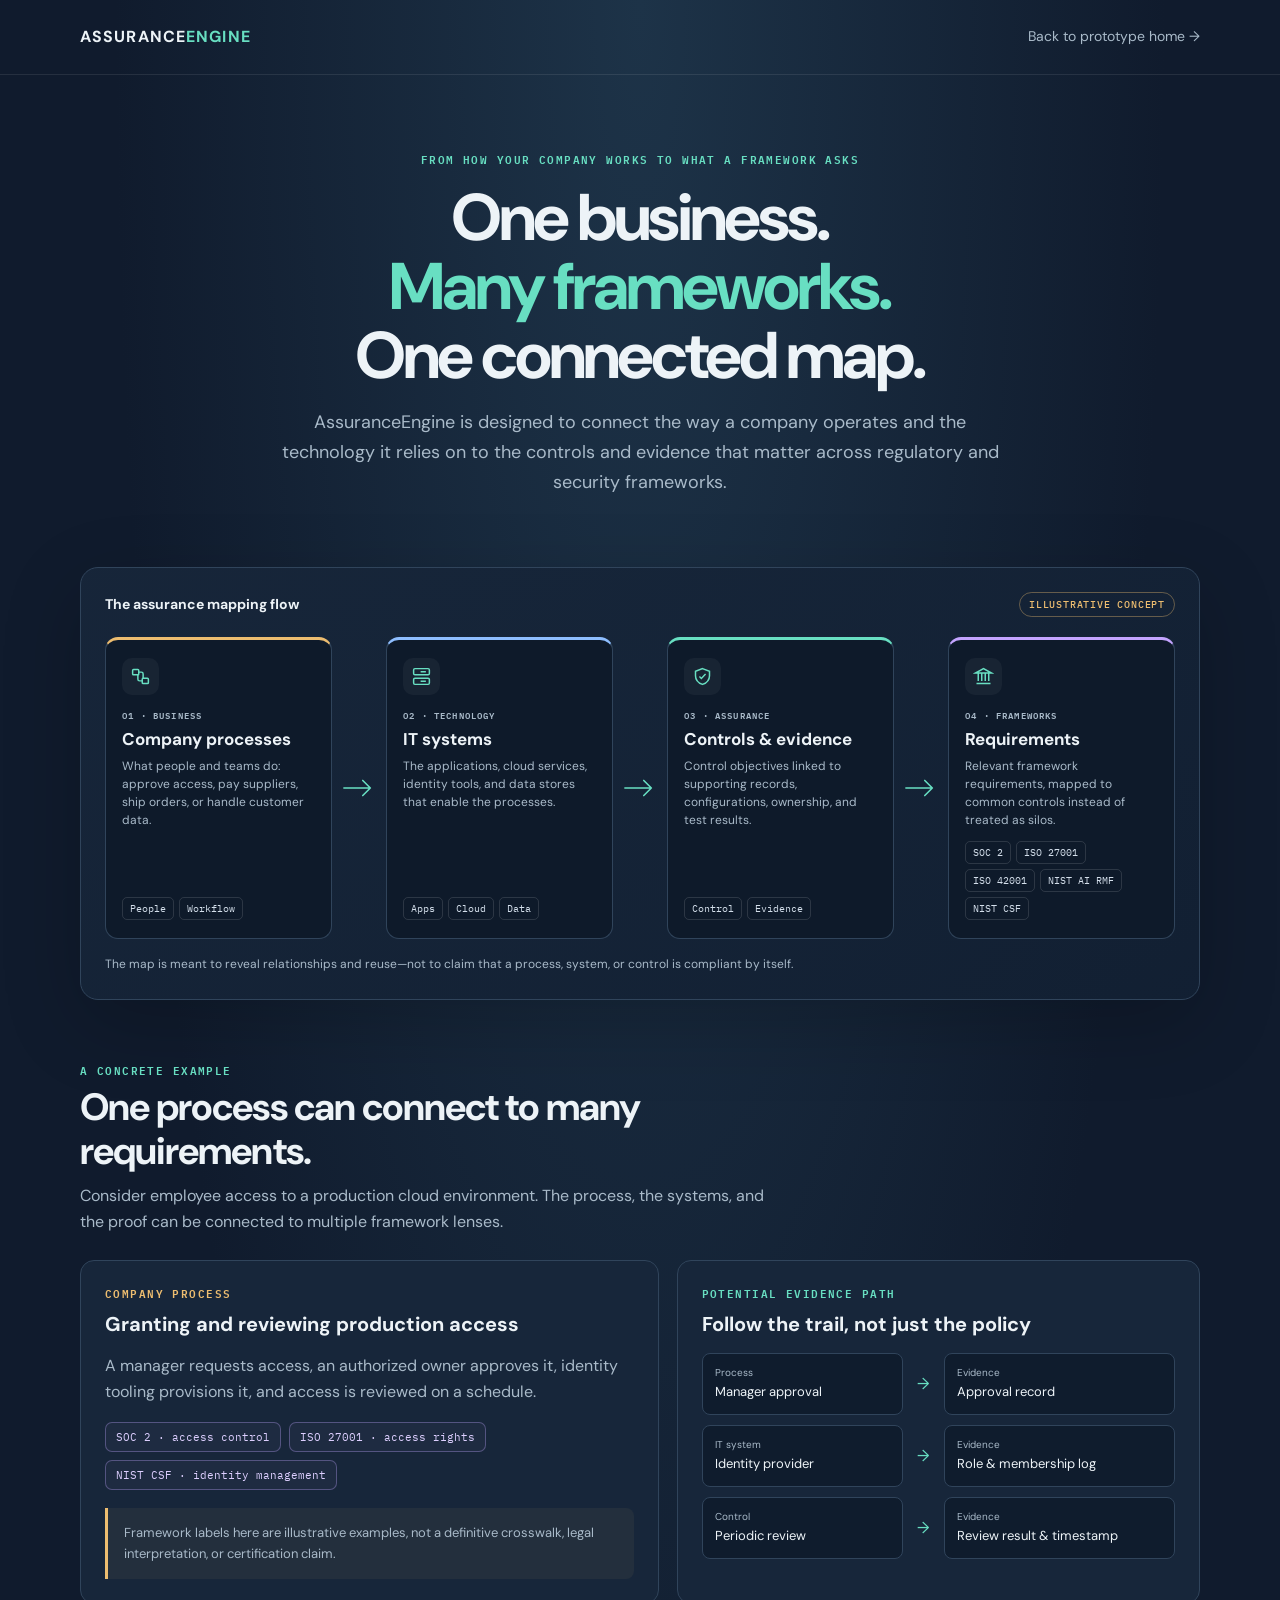
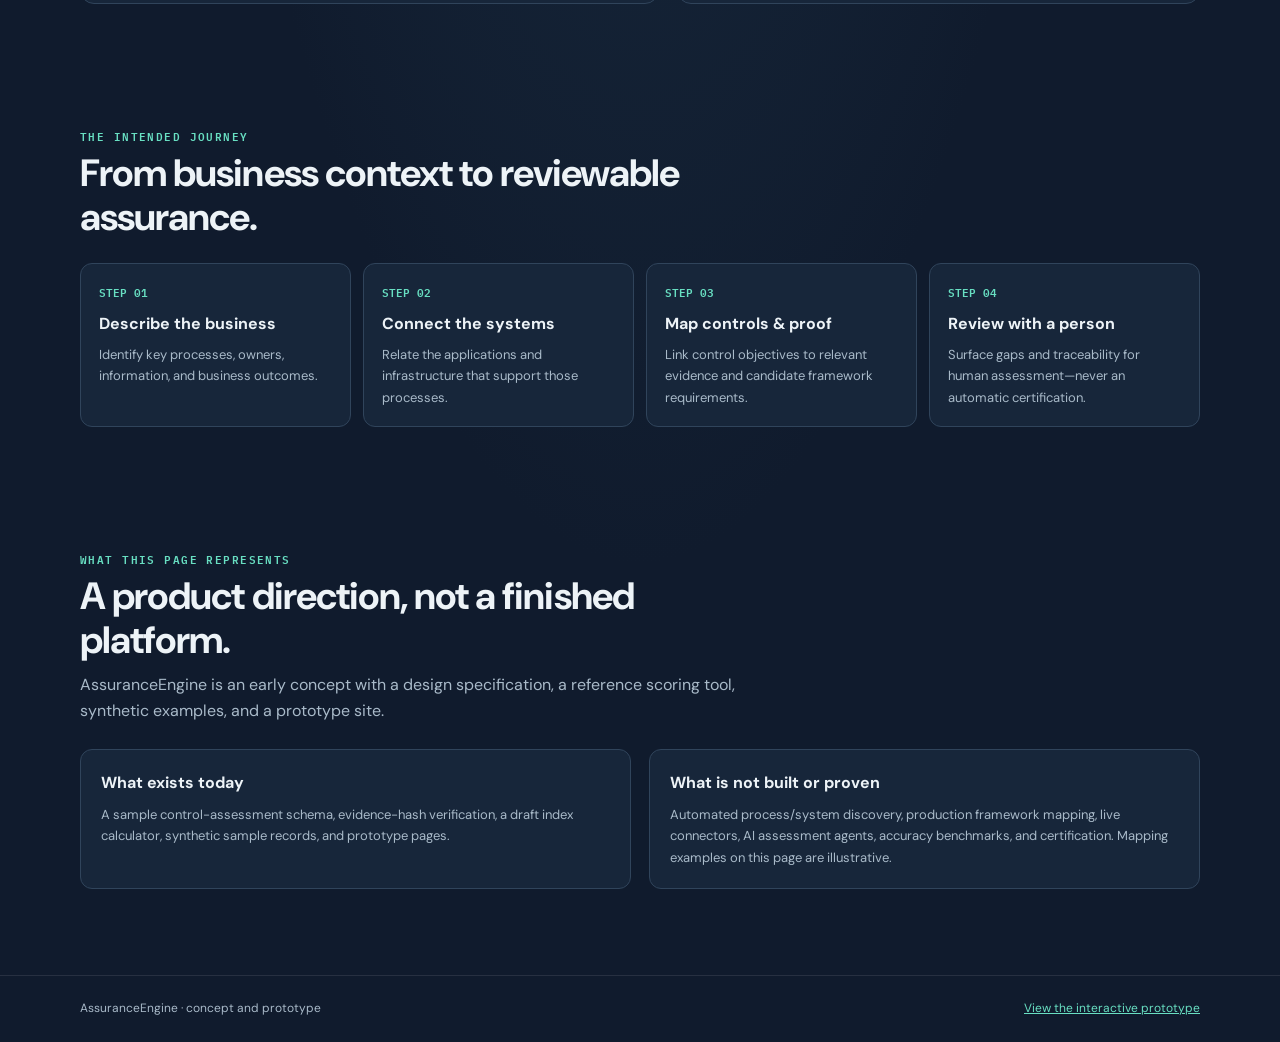
<file: assurance-map.html>
<!doctype html>
<html lang="en">
<head>
<meta charset="utf-8">
<meta name="viewport" content="width=device-width, initial-scale=1">
<meta name="description" content="See how the AssuranceEngine concept maps company processes and IT systems to controls, evidence, and regulatory frameworks.">
<meta name="theme-color" content="#101b2d">
<title>How Assurance Mapping Works | AssuranceEngine</title>
<link rel="stylesheet" href="https://fonts.googleapis.com/css2?family=DM+Sans:wght@400;500;600;700&family=IBM+Plex+Mono:wght@400;500;600&display=swap">
<style>
:root{color-scheme:dark;--bg:#101b2d;--panel:#17263a;--panel-2:#1c3045;--line:#30445b;--text:#edf3f7;--muted:#a9bac9;--teal:#68dfc2;--gold:#edbd70;--blue:#8ebeff;--violet:#c4a4ff}
*{box-sizing:border-box}
html{scroll-behavior:smooth}
body{margin:0;background:radial-gradient(ellipse at 50% 0%,#1d3348 0,transparent 58%),var(--bg);color:var(--text);font:16px/1.65 "DM Sans",system-ui,sans-serif}
a{color:var(--teal)}
a:focus-visible{outline:2px solid var(--teal);outline-offset:4px}
.wrap{width:min(1120px,calc(100% - 40px));margin-inline:auto}
.topbar{border-bottom:1px solid #ffffff16}
.nav{min-height:74px;display:flex;align-items:center;justify-content:space-between;gap:20px}
.brand{color:var(--text);text-decoration:none;font-weight:700;letter-spacing:.07em}
.brand span{color:var(--teal)}
.nav-link{color:var(--muted);font-size:14px;text-decoration:none}
.hero{padding:76px 0 42px;text-align:center}
.eyebrow,.label{font:600 11px/1.4 "IBM Plex Mono",monospace;letter-spacing:.13em;text-transform:uppercase}
.eyebrow{color:var(--teal)}
h1,h2,h3,p{margin-top:0}
h1{max-width:900px;margin:18px auto;font-size:clamp(38px,6vw,66px);line-height:1.04;letter-spacing:-.045em}
h1 em{color:var(--teal);font-style:normal}
.lede{max-width:720px;margin:0 auto;color:var(--muted);font-size:18px}
.diagram-card{margin:28px auto 0;padding:24px;border:1px solid var(--line);border-radius:18px;background:linear-gradient(145deg,#17263aee,#122033f2);box-shadow:0 24px 80px #0003}
.diagram-head{display:flex;align-items:center;justify-content:space-between;gap:12px;margin-bottom:20px;text-align:left}
.diagram-head strong{font-size:14px}
.badge{padding:5px 9px;border:1px solid #edbd7060;border-radius:999px;color:var(--gold);font:500 10px "IBM Plex Mono",monospace;letter-spacing:.08em;text-transform:uppercase}
.flow{display:grid;grid-template-columns:1fr 54px 1fr 54px 1fr 54px 1fr;align-items:stretch}
.node{min-height:190px;padding:18px 16px;border:1px solid var(--line);border-radius:13px;background:#0e1a2a;display:flex;flex-direction:column;align-items:flex-start;text-align:left}
.node.process{border-top:3px solid var(--gold)}
.node.system{border-top:3px solid var(--blue)}
.node.control{border-top:3px solid var(--teal)}
.node.framework{border-top:3px solid var(--violet)}
.node-icon{width:37px;height:37px;margin-bottom:14px;display:grid;place-items:center;border-radius:10px;background:#ffffff0b;color:var(--teal)}
.node-icon svg{width:21px;height:21px}
.node .label{margin-bottom:7px;color:var(--muted);font-size:9px}
.node h2{margin-bottom:7px;font-size:17px;line-height:1.25}
.node p{margin:0;color:var(--muted);font-size:12px;line-height:1.5}
.chips{display:flex;flex-wrap:wrap;gap:5px;margin-top:auto;padding-top:12px}
.chip{padding:4px 7px;border:1px solid #ffffff20;border-radius:5px;color:#d4dfeb;font:10px "IBM Plex Mono",monospace;white-space:nowrap}
.arrow{display:flex;align-items:center;justify-content:center;color:var(--teal)}
.arrow svg{width:34px;height:24px}
.caption{margin:16px 0 0;color:var(--muted);font-size:12px;text-align:left}
.section{padding:62px 0}
.section-title{max-width:700px;margin-bottom:24px}
.section-title .eyebrow{margin-bottom:9px}
h2.section-heading{margin-bottom:9px;font-size:clamp(27px,4vw,38px);line-height:1.15;letter-spacing:-.025em}
.section-title p{margin:0;color:var(--muted)}
.example{display:grid;grid-template-columns:1.05fr .95fr;gap:18px}
.example-card{padding:24px;border:1px solid var(--line);border-radius:14px;background:var(--panel)}
.example-card h3{margin:8px 0 12px;font-size:20px}
.example-card p{margin-bottom:0;color:var(--muted)}
.mapping{display:grid;gap:10px}
.mapping-row{display:grid;grid-template-columns:1fr 25px 1.15fr;align-items:center;gap:8px}
.mapping-cell{padding:11px 12px;border:1px solid var(--line);border-radius:8px;background:#0f1c2d;font-size:13px}
.mapping-cell small{display:block;color:var(--muted);font-size:10px}
.mapping-arrow{color:var(--teal);text-align:center}
.frameworks{display:flex;flex-wrap:wrap;gap:8px;margin-top:16px}
.framework-tag{padding:7px 10px;border:1px solid #c4a4ff55;border-radius:7px;color:#ddcfff;background:#c4a4ff0a;font:11px "IBM Plex Mono",monospace}
.guardrail{margin-top:18px;padding:14px 16px;border-left:3px solid var(--gold);border-radius:0 8px 8px 0;background:#edbd700e;color:var(--muted);font-size:13px}
.steps{display:grid;grid-template-columns:repeat(4,1fr);gap:12px}
.step{padding:18px;border:1px solid var(--line);border-radius:12px;background:var(--panel)}
.step-num{color:var(--teal);font:600 11px "IBM Plex Mono",monospace}
.step h3{margin:10px 0 6px;font-size:16px}
.step p{margin:0;color:var(--muted);font-size:13px}
.not-built{display:grid;grid-template-columns:1fr 1fr;gap:18px}
.not-built>div{padding:20px;border:1px solid var(--line);border-radius:12px;background:var(--panel)}
.not-built h3{margin-bottom:8px;font-size:16px}
.not-built p{margin:0;color:var(--muted);font-size:13px}
.footer{margin-top:24px;padding:23px 0;border-top:1px solid #ffffff18;color:var(--muted);font-size:12px}
.footer .wrap{display:flex;flex-wrap:wrap;justify-content:space-between;gap:12px}
@media(max-width:850px){.flow{grid-template-columns:1fr;gap:8px}.flow .node{min-height:0}.flow .arrow{height:23px;transform:rotate(90deg)}.example{grid-template-columns:1fr}.steps{grid-template-columns:repeat(2,1fr)}}
@media(max-width:520px){.wrap{width:min(100% - 28px,1120px)}.hero{padding-top:55px}.diagram-card{padding:14px}.node{padding:14px}.node-icon{margin-bottom:8px}.steps,.not-built{grid-template-columns:1fr}.mapping-row{grid-template-columns:1fr 18px 1.05fr}.mapping-cell{padding:9px 8px;font-size:11px}}
@media(prefers-reduced-motion:reduce){html{scroll-behavior:auto}}
</style>
</head>
<body>
<div class="topbar">
  <nav class="wrap nav" aria-label="Main navigation">
    <a class="brand" href="index.html">ASSURANCE<span>ENGINE</span></a>
    <a class="nav-link" href="index.html">Back to prototype home &rarr;</a>
  </nav>
</div>
<main>
  <header class="wrap hero">
    <div class="eyebrow">From how your company works to what a framework asks</div>
    <h1>One business.<br><em>Many frameworks.</em><br>One connected map.</h1>
    <p class="lede">AssuranceEngine is designed to connect the way a company operates and the technology it relies on to the controls and evidence that matter across regulatory and security frameworks.</p>
  </header>

  <section class="wrap diagram-card" aria-labelledby="flow-title">
    <div class="diagram-head">
      <strong id="flow-title">The assurance mapping flow</strong>
      <span class="badge">Illustrative concept</span>
    </div>
    <div class="flow" role="img" aria-label="Company processes connect to the IT systems that support them, then to mapped controls and evidence, then to related regulatory and security frameworks.">
      <article class="node process">
        <div class="node-icon" aria-hidden="true"><svg viewBox="0 0 24 24" fill="none" stroke="currentColor" stroke-width="1.7"><rect x="3" y="4" width="7" height="6" rx="1"/><rect x="14" y="14" width="7" height="6" rx="1"/><path d="M10 7h3a2 2 0 0 1 2 2v5M14 17h-3a2 2 0 0 1-2-2v-5"/></svg></div>
        <div class="label">01 · Business</div>
        <h2>Company processes</h2>
        <p>What people and teams do: approve access, pay suppliers, ship orders, or handle customer data.</p>
        <div class="chips"><span class="chip">People</span><span class="chip">Workflow</span></div>
      </article>
      <div class="arrow" aria-hidden="true"><svg viewBox="0 0 36 24" fill="none"><path d="M2 12h28m-8-8 8 8-8 8" stroke="currentColor" stroke-width="1.7" stroke-linecap="round" stroke-linejoin="round"/></svg></div>
      <article class="node system">
        <div class="node-icon" aria-hidden="true"><svg viewBox="0 0 24 24" fill="none" stroke="currentColor" stroke-width="1.7"><rect x="3" y="3" width="18" height="7" rx="1.5"/><rect x="3" y="14" width="18" height="7" rx="1.5"/><path d="M7 6.5h.01M7 17.5h.01M11 6.5h6M11 17.5h6"/></svg></div>
        <div class="label">02 · Technology</div>
        <h2>IT systems</h2>
        <p>The applications, cloud services, identity tools, and data stores that enable the processes.</p>
        <div class="chips"><span class="chip">Apps</span><span class="chip">Cloud</span><span class="chip">Data</span></div>
      </article>
      <div class="arrow" aria-hidden="true"><svg viewBox="0 0 36 24" fill="none"><path d="M2 12h28m-8-8 8 8-8 8" stroke="currentColor" stroke-width="1.7" stroke-linecap="round" stroke-linejoin="round"/></svg></div>
      <article class="node control">
        <div class="node-icon" aria-hidden="true"><svg viewBox="0 0 24 24" fill="none" stroke="currentColor" stroke-width="1.7"><path d="M12 3 20 6v5c0 5-3.4 8.3-8 10-4.6-1.7-8-5-8-10V6l8-3Z"/><path d="m8.5 12 2.2 2.2 4.8-5"/></svg></div>
        <div class="label">03 · Assurance</div>
        <h2>Controls &amp; evidence</h2>
        <p>Control objectives linked to supporting records, configurations, ownership, and test results.</p>
        <div class="chips"><span class="chip">Control</span><span class="chip">Evidence</span></div>
      </article>
      <div class="arrow" aria-hidden="true"><svg viewBox="0 0 36 24" fill="none"><path d="M2 12h28m-8-8 8 8-8 8" stroke="currentColor" stroke-width="1.7" stroke-linecap="round" stroke-linejoin="round"/></svg></div>
      <article class="node framework">
        <div class="node-icon" aria-hidden="true"><svg viewBox="0 0 24 24" fill="none" stroke="currentColor" stroke-width="1.7"><path d="M4 20h16M6 17V8m4 9V8m4 9V8m4 9V8M3 8l9-5 9 5H3Z"/></svg></div>
        <div class="label">04 · Frameworks</div>
        <h2>Requirements</h2>
        <p>Relevant framework requirements, mapped to common controls instead of treated as silos.</p>
        <div class="chips"><span class="chip">SOC 2</span><span class="chip">ISO 27001</span><span class="chip">ISO 42001</span><span class="chip">NIST AI RMF</span><span class="chip">NIST CSF</span></div>
      </article>
    </div>
    <p class="caption">The map is meant to reveal relationships and reuse—not to claim that a process, system, or control is compliant by itself.</p>
  </section>

  <section class="wrap section" aria-labelledby="example-title">
    <div class="section-title">
      <div class="eyebrow">A concrete example</div>
      <h2 class="section-heading" id="example-title">One process can connect to many requirements.</h2>
      <p>Consider employee access to a production cloud environment. The process, the systems, and the proof can be connected to multiple framework lenses.</p>
    </div>
    <div class="example">
      <article class="example-card">
        <div class="label" style="color:var(--gold)">Company process</div>
        <h3>Granting and reviewing production access</h3>
        <p>A manager requests access, an authorized owner approves it, identity tooling provisions it, and access is reviewed on a schedule.</p>
        <div class="frameworks" aria-label="Example framework references">
          <span class="framework-tag">SOC 2 · access control</span>
          <span class="framework-tag">ISO 27001 · access rights</span>
          <span class="framework-tag">NIST CSF · identity management</span>
        </div>
        <div class="guardrail">Framework labels here are illustrative examples, not a definitive crosswalk, legal interpretation, or certification claim.</div>
      </article>
      <article class="example-card">
        <div class="label" style="color:var(--teal)">Potential evidence path</div>
        <h3>Follow the trail, not just the policy</h3>
        <div class="mapping">
          <div class="mapping-row"><div class="mapping-cell"><small>Process</small>Manager approval</div><div class="mapping-arrow" aria-hidden="true">&rarr;</div><div class="mapping-cell"><small>Evidence</small>Approval record</div></div>
          <div class="mapping-row"><div class="mapping-cell"><small>IT system</small>Identity provider</div><div class="mapping-arrow" aria-hidden="true">&rarr;</div><div class="mapping-cell"><small>Evidence</small>Role &amp; membership log</div></div>
          <div class="mapping-row"><div class="mapping-cell"><small>Control</small>Periodic review</div><div class="mapping-arrow" aria-hidden="true">&rarr;</div><div class="mapping-cell"><small>Evidence</small>Review result &amp; timestamp</div></div>
        </div>
      </article>
    </div>
  </section>

  <section class="wrap section" aria-labelledby="steps-title">
    <div class="section-title">
      <div class="eyebrow">The intended journey</div>
      <h2 class="section-heading" id="steps-title">From business context to reviewable assurance.</h2>
    </div>
    <div class="steps">
      <article class="step"><div class="step-num">STEP 01</div><h3>Describe the business</h3><p>Identify key processes, owners, information, and business outcomes.</p></article>
      <article class="step"><div class="step-num">STEP 02</div><h3>Connect the systems</h3><p>Relate the applications and infrastructure that support those processes.</p></article>
      <article class="step"><div class="step-num">STEP 03</div><h3>Map controls &amp; proof</h3><p>Link control objectives to relevant evidence and candidate framework requirements.</p></article>
      <article class="step"><div class="step-num">STEP 04</div><h3>Review with a person</h3><p>Surface gaps and traceability for human assessment—never an automatic certification.</p></article>
    </div>
  </section>

  <section class="wrap section" aria-labelledby="status-title">
    <div class="section-title">
      <div class="eyebrow">What this page represents</div>
      <h2 class="section-heading" id="status-title">A product direction, not a finished platform.</h2>
      <p>AssuranceEngine is an early concept with a design specification, a reference scoring tool, synthetic examples, and a prototype site.</p>
    </div>
    <div class="not-built">
      <div><h3>What exists today</h3><p>A sample control-assessment schema, evidence-hash verification, a draft index calculator, synthetic sample records, and prototype pages.</p></div>
      <div><h3>What is not built or proven</h3><p>Automated process/system discovery, production framework mapping, live connectors, AI assessment agents, accuracy benchmarks, and certification. Mapping examples on this page are illustrative.</p></div>
    </div>
  </section>
</main>
<footer class="footer"><div class="wrap"><span>AssuranceEngine · concept and prototype</span><span><a href="index.html">View the interactive prototype</a></span></div></footer>
</body>
</html>
</file>
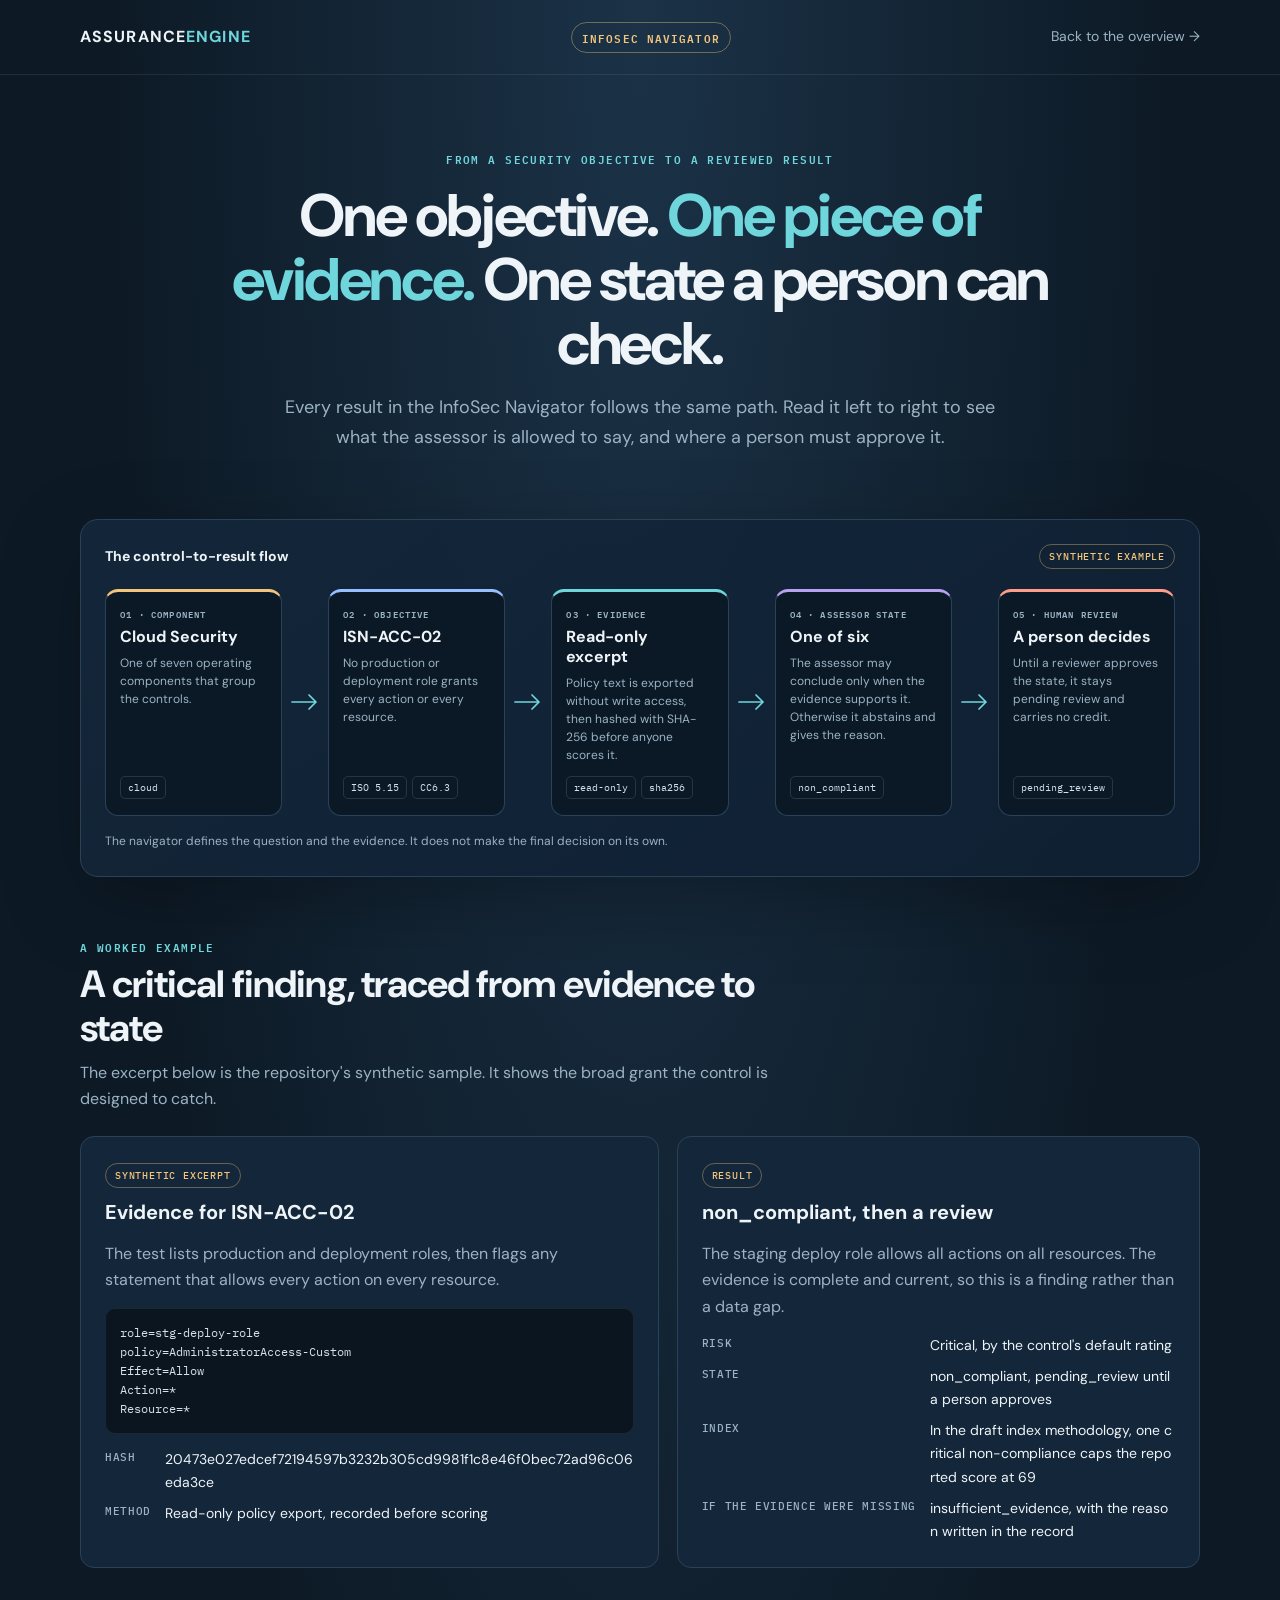
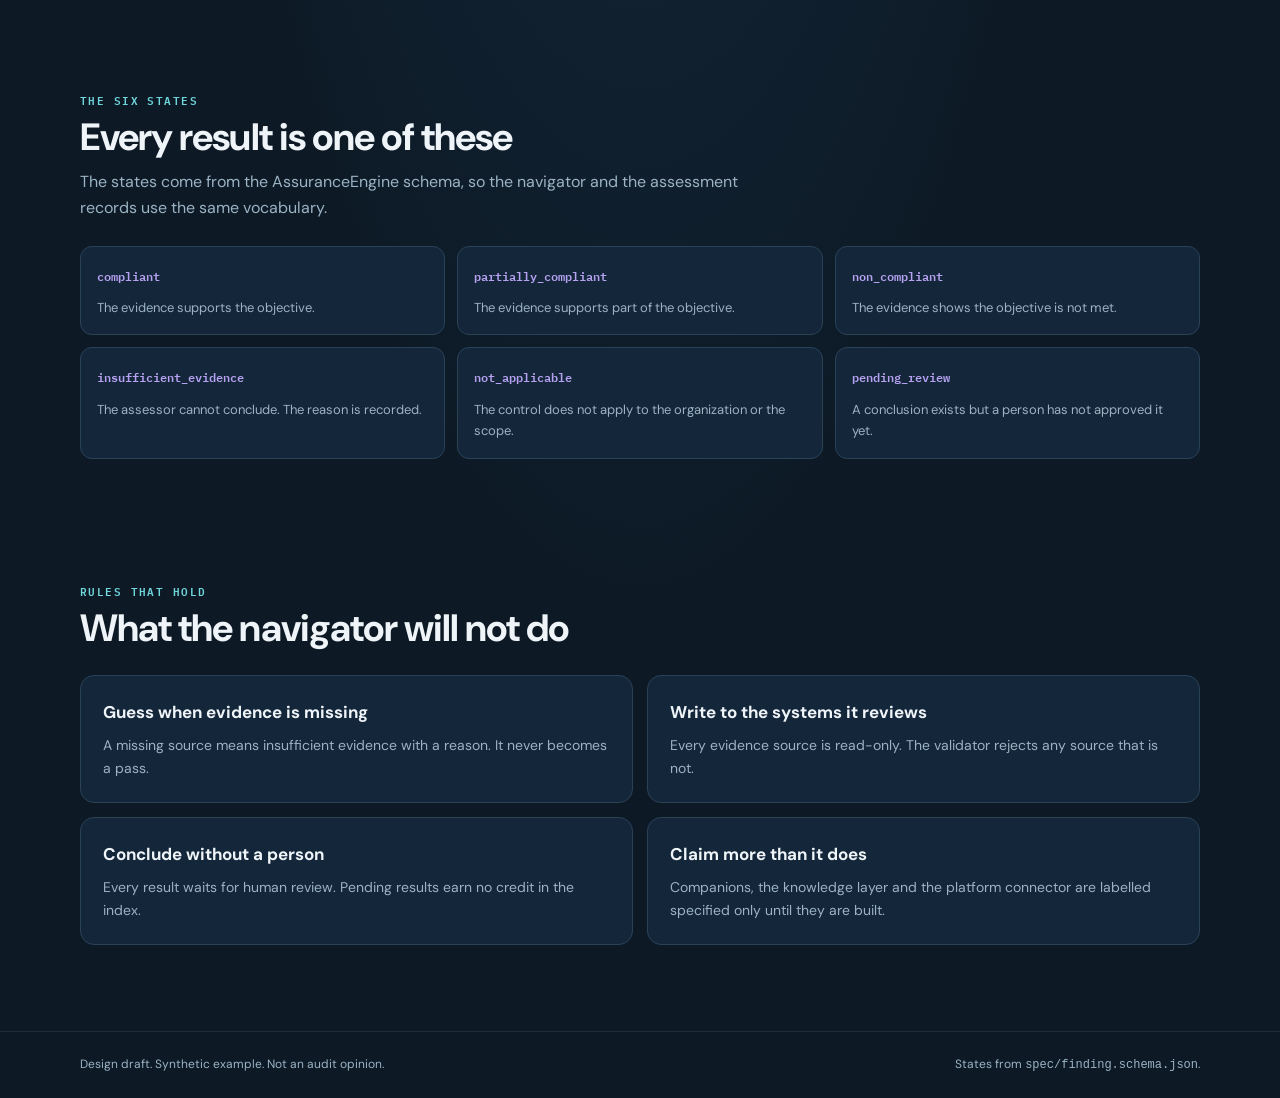
<file: infosec-navigator/map.html>
<!doctype html>
<html lang="en">
<head>
<meta charset="utf-8">
<meta name="viewport" content="width=device-width, initial-scale=1">
<meta name="description" content="How an InfoSec Navigator control becomes a result: component, objective, read-only evidence, one of six states, and human review.">
<meta name="theme-color" content="#0d1a26">
<title>How a Control Becomes a Result | InfoSec Navigator</title>
<link rel="stylesheet" href="https://fonts.googleapis.com/css2?family=DM+Sans:wght@400;500;600;700&family=IBM+Plex+Mono:wght@400;500;600&display=swap">
<link rel="stylesheet" href="theme.css">
<style>
.hero{padding:76px 0 40px;text-align:center}
h1{max-width:900px;margin:18px auto;font-size:clamp(36px,5.6vw,60px);line-height:1.06}
.hero .lede{margin:0 auto}
.diagram{margin:26px auto 0;padding:24px;border:1px solid var(--line);border-radius:18px;background:linear-gradient(145deg,#14263aee,#0f2033f2);box-shadow:0 24px 80px #0004}
.diagram-head{display:flex;align-items:center;justify-content:space-between;gap:12px;margin-bottom:20px;text-align:left}
.diagram-head strong{font-size:14px}
.flow{display:grid;grid-template-columns:minmax(0,1fr) 46px minmax(0,1fr) 46px minmax(0,1fr) 46px minmax(0,1fr) 46px minmax(0,1fr);align-items:stretch}
.node{min-height:200px;padding:16px 14px;border:1px solid var(--line);border-radius:13px;background:#0b1826;display:flex;flex-direction:column;align-items:flex-start;text-align:left}
.node.component{border-top:3px solid var(--amber)}
.node.objective{border-top:3px solid var(--sky)}
.node.evidence{border-top:3px solid var(--cyan)}
.node.state{border-top:3px solid var(--lilac)}
.node.review{border-top:3px solid var(--red)}
.node .label{margin-bottom:7px;color:var(--muted);font-size:9px}
.node h2{margin:0 0 7px;font-size:16px;line-height:1.25}
.node p{margin:0;color:var(--muted);font-size:12px;line-height:1.5}
.arrow{display:flex;align-items:center;justify-content:center;color:var(--cyan)}
.arrow svg{width:30px;height:22px}
.caption{margin:16px 0 0;color:var(--muted);font-size:12px}
.section{padding:62px 0}
.example{display:grid;grid-template-columns:minmax(0,1.05fr) minmax(0,.95fr);gap:18px}
.card{padding:24px;border:1px solid var(--line);border-radius:14px;background:var(--panel)}
.card h3{margin:8px 0 12px;font-size:20px}
.card p{color:var(--muted);margin-bottom:0}
pre{margin:14px 0 0;padding:14px;border-radius:10px;background:#0a1520;border:1px solid #ffffff12;color:#d3e2ea;font:12px/1.6 "IBM Plex Mono",monospace;overflow-x:auto;white-space:pre}
.kv{display:grid;grid-template-columns:auto 1fr;gap:8px 14px;font-size:14px;margin-top:14px}
.kv span{word-break:break-all}
.kv b{font:500 11px "IBM Plex Mono",monospace;color:var(--muted);letter-spacing:.06em;text-transform:uppercase;padding-top:2px}
.states{display:grid;grid-template-columns:repeat(3,1fr);gap:12px}
.state-card{padding:16px;border:1px solid var(--line);border-radius:12px;background:var(--panel)}
.state-card code{font:600 12px "IBM Plex Mono",monospace;color:var(--lilac)}
.state-card p{margin:8px 0 0;color:var(--muted);font-size:13px}
.rules{display:grid;grid-template-columns:1fr 1fr;gap:14px}
@media(max-width:900px){.flow{grid-template-columns:minmax(0,1fr);gap:8px}.flow .node{min-height:0}.flow .arrow{height:22px;transform:rotate(90deg)}.example,.rules{grid-template-columns:minmax(0,1fr)}.states{grid-template-columns:1fr 1fr}}
@media(max-width:520px){.hero{padding-top:50px}.diagram{padding:14px}.states{grid-template-columns:1fr}}
</style>
</head>
<body>
<div class="topbar">
  <nav class="wrap nav" aria-label="Main navigation">
    <a class="brand" href="../index.html">ASSURANCE<span>ENGINE</span></a>
    <span class="module">InfoSec Navigator</span>
    <a class="nav-link" href="overview.html">Back to the overview &rarr;</a>
  </nav>
</div>

<main>
  <header class="wrap hero">
    <div class="eyebrow">From a security objective to a reviewed result</div>
    <h1>One objective. <em>One piece of evidence.</em> One state a person can check.</h1>
    <p class="lede">Every result in the InfoSec Navigator follows the same path. Read it left to right to see what the assessor is allowed to say, and where a person must approve it.</p>
  </header>

  <section class="wrap">
    <div class="diagram">
      <div class="diagram-head">
        <strong>The control-to-result flow</strong>
        <span class="badge">Synthetic example</span>
      </div>
      <div class="flow" role="img" aria-label="An architecture component holds a control objective. The objective is tested with read-only evidence. The assessor records one of six states. A person reviews and approves the state.">
        <article class="node component">
          <div class="label">01 · Component</div>
          <h2>Cloud Security</h2>
          <p>One of seven operating components that group the controls.</p>
          <div class="chips"><span class="chip">cloud</span></div>
        </article>
        <div class="arrow" aria-hidden="true"><svg viewBox="0 0 30 22" fill="none"><path d="M2 11h24m-7-7 7 7-7 7" stroke="currentColor" stroke-width="1.7" stroke-linecap="round" stroke-linejoin="round"/></svg></div>
        <article class="node objective">
          <div class="label">02 · Objective</div>
          <h2>ISN-ACC-02</h2>
          <p>No production or deployment role grants every action or every resource.</p>
          <div class="chips"><span class="chip">ISO 5.15</span><span class="chip">CC6.3</span></div>
        </article>
        <div class="arrow" aria-hidden="true"><svg viewBox="0 0 30 22" fill="none"><path d="M2 11h24m-7-7 7 7-7 7" stroke="currentColor" stroke-width="1.7" stroke-linecap="round" stroke-linejoin="round"/></svg></div>
        <article class="node evidence">
          <div class="label">03 · Evidence</div>
          <h2>Read-only excerpt</h2>
          <p>Policy text is exported without write access, then hashed with SHA-256 before anyone scores it.</p>
          <div class="chips"><span class="chip">read-only</span><span class="chip">sha256</span></div>
        </article>
        <div class="arrow" aria-hidden="true"><svg viewBox="0 0 30 22" fill="none"><path d="M2 11h24m-7-7 7 7-7 7" stroke="currentColor" stroke-width="1.7" stroke-linecap="round" stroke-linejoin="round"/></svg></div>
        <article class="node state">
          <div class="label">04 · Assessor state</div>
          <h2>One of six</h2>
          <p>The assessor may conclude only when the evidence supports it. Otherwise it abstains and gives the reason.</p>
          <div class="chips"><span class="chip">non_compliant</span></div>
        </article>
        <div class="arrow" aria-hidden="true"><svg viewBox="0 0 30 22" fill="none"><path d="M2 11h24m-7-7 7 7-7 7" stroke="currentColor" stroke-width="1.7" stroke-linecap="round" stroke-linejoin="round"/></svg></div>
        <article class="node review">
          <div class="label">05 · Human review</div>
          <h2>A person decides</h2>
          <p>Until a reviewer approves the state, it stays pending review and carries no credit.</p>
          <div class="chips"><span class="chip">pending_review</span></div>
        </article>
      </div>
      <p class="caption">The navigator defines the question and the evidence. It does not make the final decision on its own.</p>
    </div>
  </section>

  <section class="wrap section" aria-labelledby="example-title">
    <div class="section-title">
      <div class="eyebrow">A worked example</div>
      <h2 class="heading" id="example-title">A critical finding, traced from evidence to state</h2>
      <p>The excerpt below is the repository's synthetic sample. It shows the broad grant the control is designed to catch.</p>
    </div>
    <div class="example">
      <article class="card">
        <span class="badge">Synthetic excerpt</span>
        <h3>Evidence for ISN-ACC-02</h3>
        <p>The test lists production and deployment roles, then flags any statement that allows every action on every resource.</p>
        <pre>role=stg-deploy-role
policy=AdministratorAccess-Custom
Effect=Allow
Action=*
Resource=*</pre>
        <div class="kv">
          <b>Hash</b><span>20473e027edcef72194597b3232b305cd9981f1c8e46f0bec72ad96c06eda3ce</span>
          <b>Method</b><span>Read-only policy export, recorded before scoring</span>
        </div>
      </article>
      <article class="card">
        <span class="badge">Result</span>
        <h3>non_compliant, then a review</h3>
        <p>The staging deploy role allows all actions on all resources. The evidence is complete and current, so this is a finding rather than a data gap.</p>
        <div class="kv">
          <b>Risk</b><span>Critical, by the control's default rating</span>
          <b>State</b><span>non_compliant, pending_review until a person approves</span>
          <b>Index</b><span>In the draft index methodology, one critical non-compliance caps the reported score at 69</span>
          <b>If the evidence were missing</b><span>insufficient_evidence, with the reason written in the record</span>
        </div>
      </article>
    </div>
  </section>

  <section class="wrap section" aria-labelledby="states-title">
    <div class="section-title">
      <div class="eyebrow">The six states</div>
      <h2 class="heading" id="states-title">Every result is one of these</h2>
      <p>The states come from the AssuranceEngine schema, so the navigator and the assessment records use the same vocabulary.</p>
    </div>
    <div class="states" id="states"></div>
  </section>

  <section class="wrap section" aria-labelledby="rules-title">
    <div class="section-title">
      <div class="eyebrow">Rules that hold</div>
      <h2 class="heading" id="rules-title">What the navigator will not do</h2>
    </div>
    <div class="rules">
      <div class="panel"><h3>Guess when evidence is missing</h3><p>A missing source means insufficient evidence with a reason. It never becomes a pass.</p></div>
      <div class="panel"><h3>Write to the systems it reviews</h3><p>Every evidence source is read-only. The validator rejects any source that is not.</p></div>
      <div class="panel"><h3>Conclude without a person</h3><p>Every result waits for human review. Pending results earn no credit in the index.</p></div>
      <div class="panel"><h3>Claim more than it does</h3><p>Companions, the knowledge layer and the platform connector are labelled specified only until they are built.</p></div>
    </div>
  </section>
</main>

<footer class="footer">
  <div class="wrap">
    <span>Design draft. Synthetic example. Not an audit opinion.</span>
    <span>States from <code>spec/finding.schema.json</code>.</span>
  </div>
</footer>

<script src="data.js"></script>
<script>
(function () {
  "use strict";
  var D = window.INFOSEC_NAVIGATOR;
  if (!D) return;
  var box = document.getElementById("states");
  Object.keys(D.engine_states).forEach(function (key) {
    var card = document.createElement("div");
    card.className = "state-card";
    var code = document.createElement("code");
    code.textContent = key;
    var p = document.createElement("p");
    p.textContent = D.engine_states[key];
    card.appendChild(code);
    card.appendChild(p);
    box.appendChild(card);
  });
})();
</script>
</body>
</html>
</file>
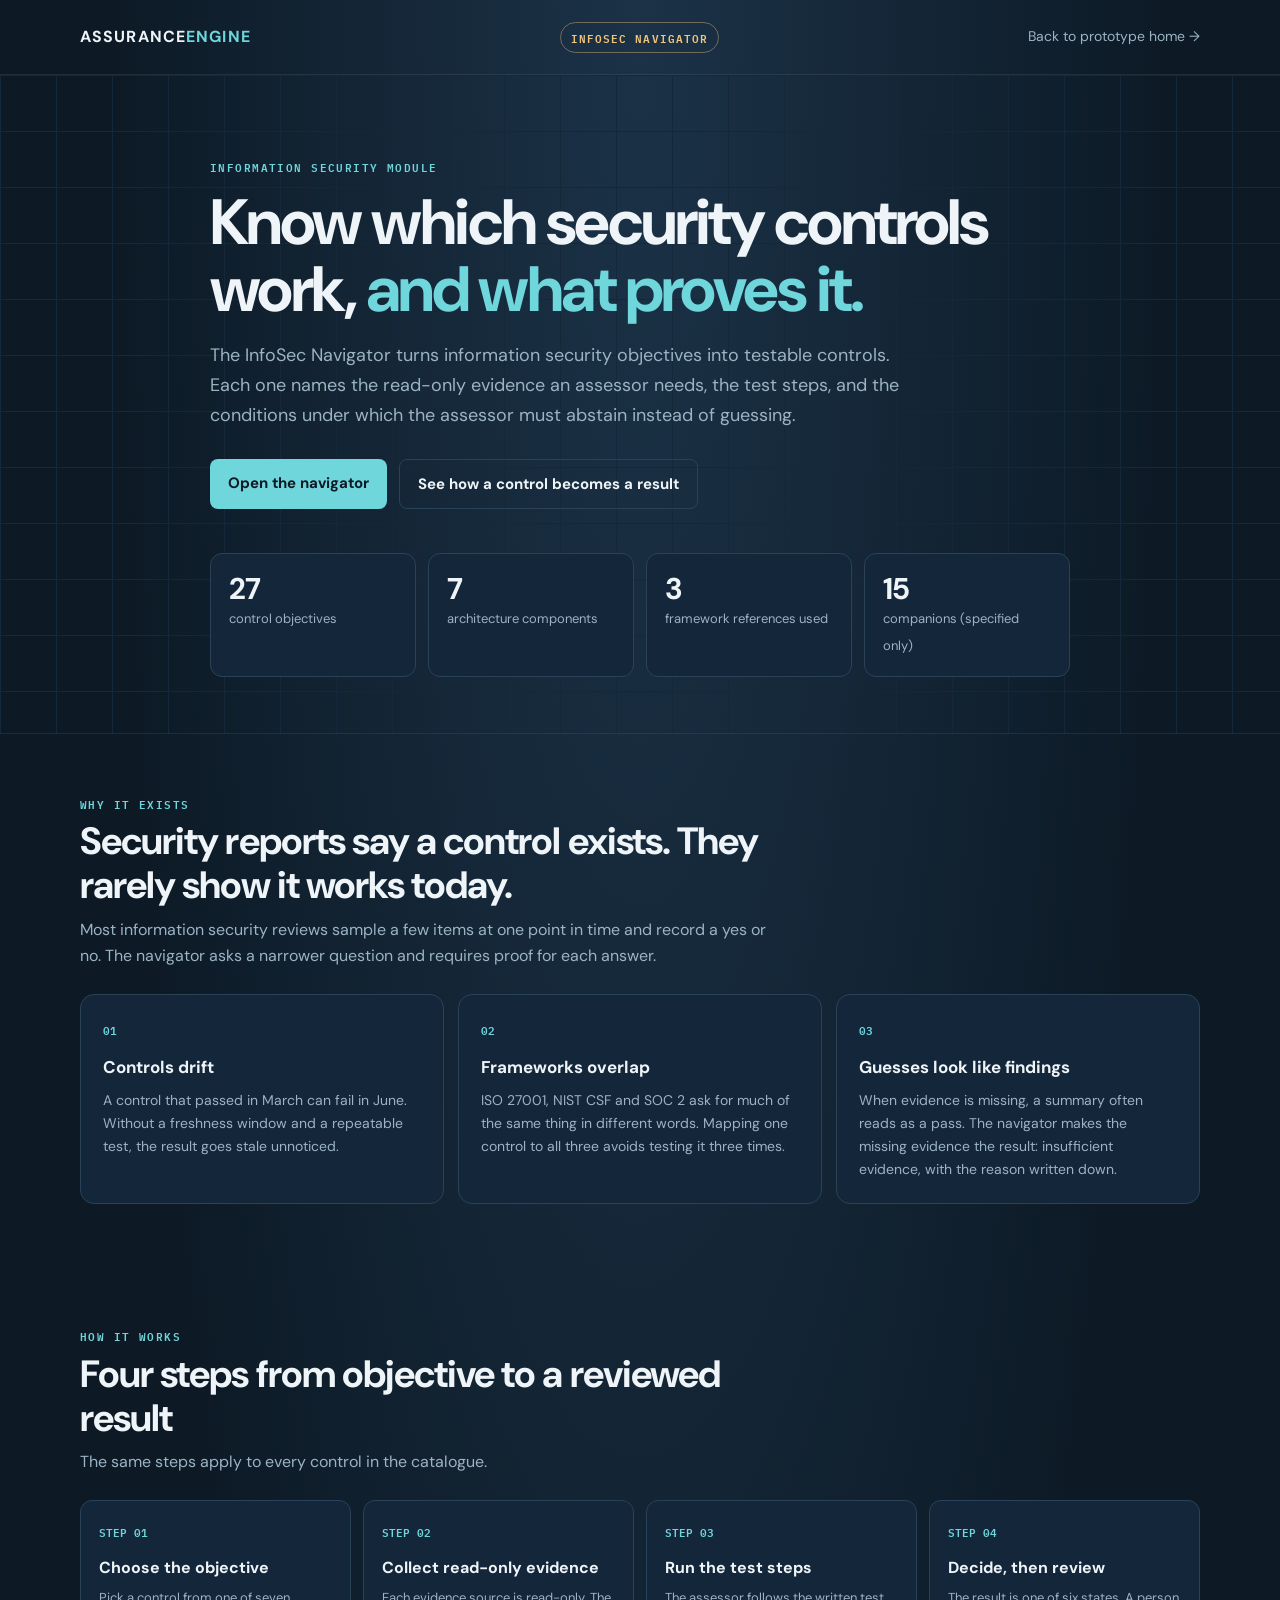
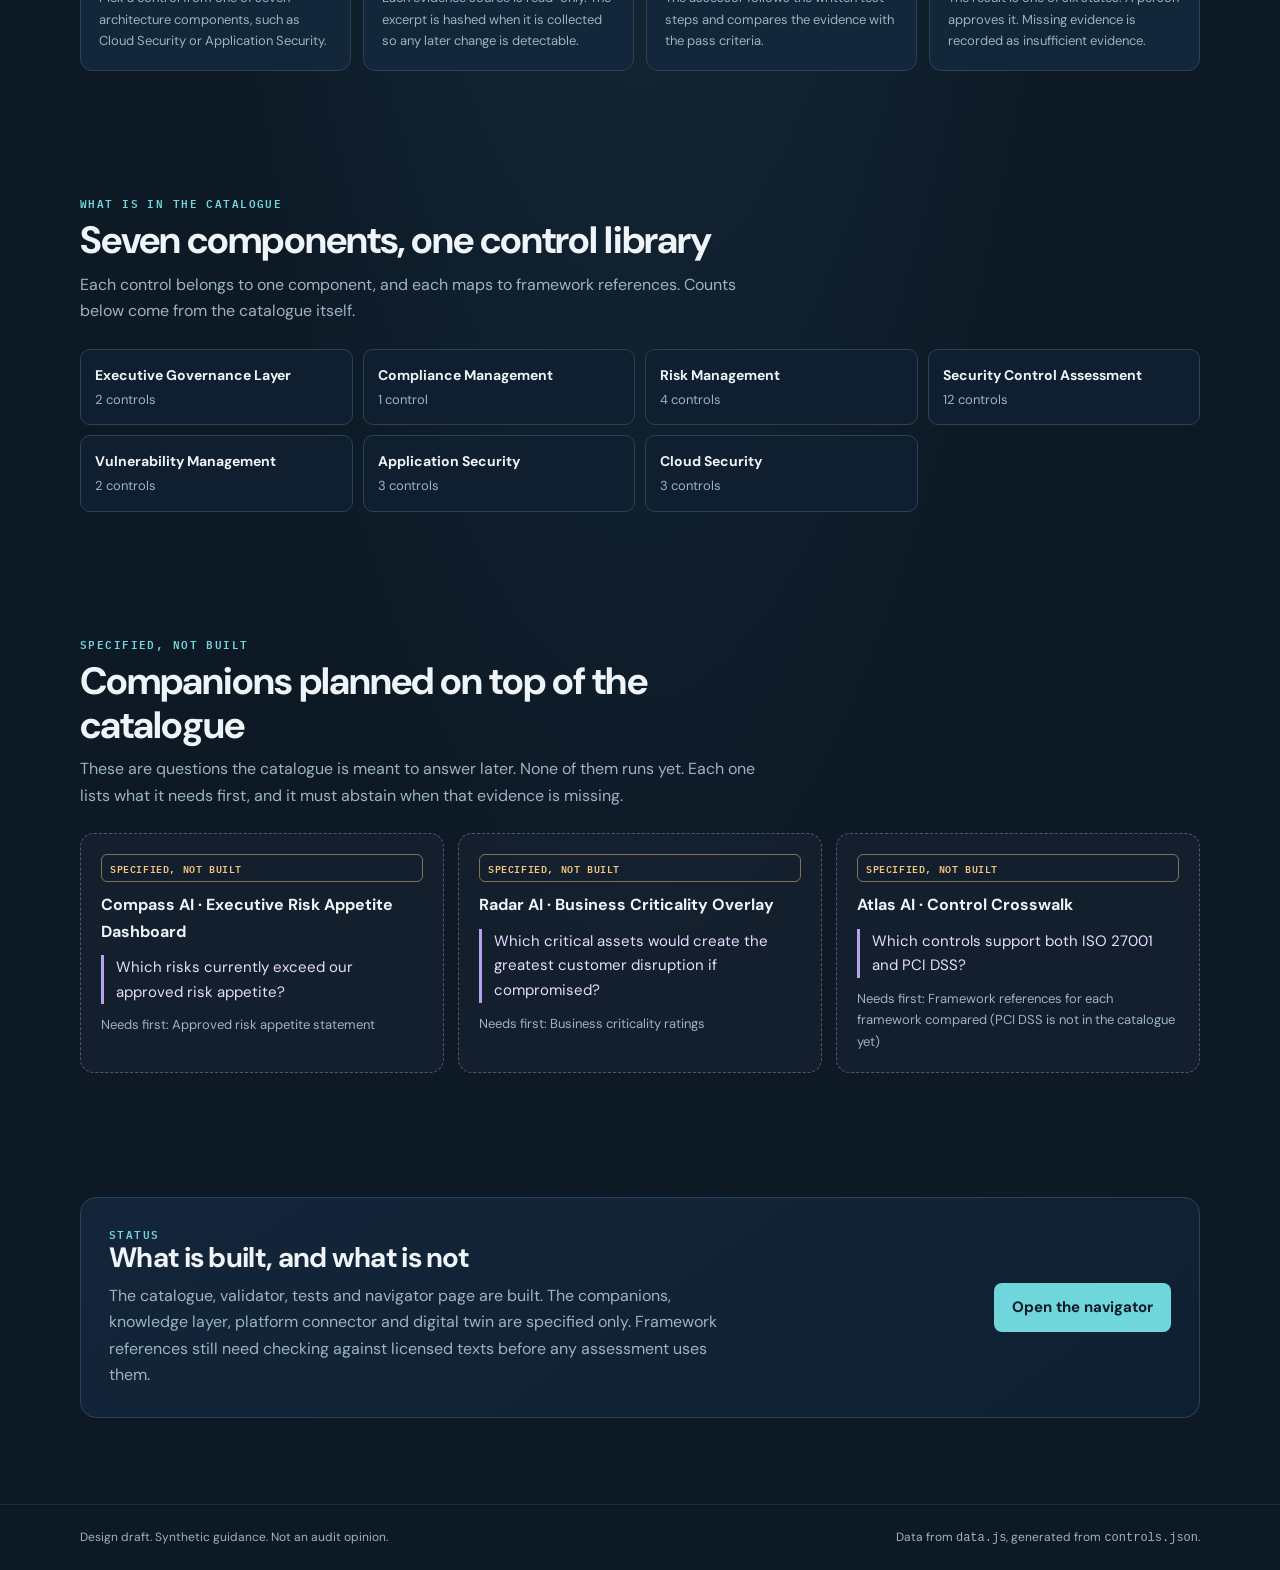
<file: infosec-navigator/overview.html>
<!doctype html>
<html lang="en">
<head>
<meta charset="utf-8">
<meta name="viewport" content="width=device-width, initial-scale=1">
<meta name="description" content="InfoSec Navigator: an information security module for AssuranceEngine. Control objectives, read-only evidence, and framework mapping, with abstention built in.">
<meta name="theme-color" content="#0d1a26">
<title>InfoSec Navigator | AssuranceEngine</title>
<link rel="stylesheet" href="https://fonts.googleapis.com/css2?family=DM+Sans:wght@400;500;600;700&family=IBM+Plex+Mono:wght@400;500;600&display=swap">
<link rel="stylesheet" href="theme.css">
<style>
.hero{padding:84px 0 56px;border-bottom:1px solid #ffffff12;background-image:linear-gradient(#15283a 1px,transparent 1px),linear-gradient(90deg,#15283a 1px,transparent 1px);background-size:56px 56px}
.hero-inner{max-width:860px}
h1{margin:16px 0 18px;font-size:clamp(40px,6vw,64px);line-height:1.04;font-weight:700}
.actions{display:flex;flex-wrap:wrap;gap:12px;margin-top:28px}
.stats{display:grid;grid-template-columns:repeat(4,1fr);gap:12px;margin-top:44px}
.comp-list{display:grid;grid-template-columns:repeat(4,1fr);gap:10px;margin:0;padding:0;list-style:none}
.comp-list li{padding:14px;border:1px solid var(--line);border-radius:10px;background:#0f1f30;font-size:13px;color:var(--muted)}
.comp-list b{display:block;color:var(--text);font-size:14px;margin-bottom:2px}
.q{padding:20px;border:1px dashed #b7a2f266;border-radius:14px;background:#b7a2f209;display:flex;flex-direction:column;gap:10px}
.q blockquote{margin:0;padding-left:12px;border-left:3px solid var(--lilac);color:#e6dcff;font-size:15px}
.q h3{margin:0;font-size:16px}
.q p{margin:0;color:var(--muted);font-size:13px}
.two-col-cta{display:flex;justify-content:space-between;align-items:center;gap:20px;flex-wrap:wrap;padding:28px;border:1px solid var(--line);border-radius:16px;background:linear-gradient(145deg,#14263aee,#0f2033f2)}
@media(max-width:900px){.stats,.comp-list{grid-template-columns:1fr 1fr}}
@media(max-width:520px){.hero{padding:52px 0 40px}.stats,.comp-list{grid-template-columns:1fr}}
</style>
</head>
<body>
<div class="topbar">
  <nav class="wrap nav" aria-label="Main navigation">
    <a class="brand" href="../index.html">ASSURANCE<span>ENGINE</span></a>
    <span class="module">InfoSec Navigator</span>
    <a class="nav-link" href="../index.html">Back to prototype home &rarr;</a>
  </nav>
</div>

<main>
  <header class="hero">
    <div class="wrap hero-inner">
      <div class="eyebrow">Information security module</div>
      <h1>Know which security controls work, <em>and what proves it.</em></h1>
      <p class="lede">The InfoSec Navigator turns information security objectives into testable controls. Each one names the read-only evidence an assessor needs, the test steps, and the conditions under which the assessor must abstain instead of guessing.</p>
      <div class="actions">
        <a class="btn btn-primary" href="index.html">Open the navigator</a>
        <a class="btn btn-ghost" href="map.html">See how a control becomes a result</a>
      </div>
      <div class="stats" id="stats" aria-live="polite"></div>
    </div>
  </header>

  <section class="wrap section" aria-labelledby="why-title">
    <div class="section-title">
      <div class="eyebrow">Why it exists</div>
      <h2 class="heading" id="why-title">Security reports say a control exists. They rarely show it works today.</h2>
      <p>Most information security reviews sample a few items at one point in time and record a yes or no. The navigator asks a narrower question and requires proof for each answer.</p>
    </div>
    <div class="grid-3">
      <article class="panel"><span class="step-num">01</span><h3 style="margin-top:10px">Controls drift</h3><p>A control that passed in March can fail in June. Without a freshness window and a repeatable test, the result goes stale unnoticed.</p></article>
      <article class="panel"><span class="step-num">02</span><h3 style="margin-top:10px">Frameworks overlap</h3><p>ISO 27001, NIST CSF and SOC 2 ask for much of the same thing in different words. Mapping one control to all three avoids testing it three times.</p></article>
      <article class="panel"><span class="step-num">03</span><h3 style="margin-top:10px">Guesses look like findings</h3><p>When evidence is missing, a summary often reads as a pass. The navigator makes the missing evidence the result: insufficient evidence, with the reason written down.</p></article>
    </div>
  </section>

  <section class="wrap section" aria-labelledby="how-title">
    <div class="section-title">
      <div class="eyebrow">How it works</div>
      <h2 class="heading" id="how-title">Four steps from objective to a reviewed result</h2>
      <p>The same steps apply to every control in the catalogue.</p>
    </div>
    <div class="grid-4">
      <div class="step"><span class="step-num">STEP 01</span><h3>Choose the objective</h3><p>Pick a control from one of seven architecture components, such as Cloud Security or Application Security.</p></div>
      <div class="step"><span class="step-num">STEP 02</span><h3>Collect read-only evidence</h3><p>Each evidence source is read-only. The excerpt is hashed when it is collected so any later change is detectable.</p></div>
      <div class="step"><span class="step-num">STEP 03</span><h3>Run the test steps</h3><p>The assessor follows the written test steps and compares the evidence with the pass criteria.</p></div>
      <div class="step"><span class="step-num">STEP 04</span><h3>Decide, then review</h3><p>The result is one of six states. A person approves it. Missing evidence is recorded as insufficient evidence.</p></div>
    </div>
  </section>

  <section class="wrap section" aria-labelledby="scope-title">
    <div class="section-title">
      <div class="eyebrow">What is in the catalogue</div>
      <h2 class="heading" id="scope-title">Seven components, one control library</h2>
      <p>Each control belongs to one component, and each maps to framework references. Counts below come from the catalogue itself.</p>
    </div>
    <ul class="comp-list" id="components"></ul>
  </section>

  <section class="wrap section" aria-labelledby="ai-title">
    <div class="section-title">
      <div class="eyebrow">Specified, not built</div>
      <h2 class="heading" id="ai-title">Companions planned on top of the catalogue</h2>
      <p>These are questions the catalogue is meant to answer later. None of them runs yet. Each one lists what it needs first, and it must abstain when that evidence is missing.</p>
    </div>
    <div class="grid-3" id="companions"></div>
  </section>

  <section class="wrap section" aria-labelledby="status-title">
    <div class="two-col-cta">
      <div>
        <div class="eyebrow">Status</div>
        <h2 class="heading" id="status-title" style="font-size:28px">What is built, and what is not</h2>
        <p style="color:var(--muted);margin:0;max-width:640px">The catalogue, validator, tests and navigator page are built. The companions, knowledge layer, platform connector and digital twin are specified only. Framework references still need checking against licensed texts before any assessment uses them.</p>
      </div>
      <a class="btn btn-primary" href="index.html">Open the navigator</a>
    </div>
  </section>
</main>

<footer class="footer">
  <div class="wrap">
    <span>Design draft. Synthetic guidance. Not an audit opinion.</span>
    <span>Data from <code>data.js</code>, generated from <code>controls.json</code>.</span>
  </div>
</footer>

<script src="data.js"></script>
<script>
(function () {
  "use strict";
  var D = window.INFOSEC_NAVIGATOR;
  function el(tag, cls, text) { var n = document.createElement(tag); if (cls) n.className = cls; if (text != null) n.textContent = text; return n; }
  if (!D) return;

  var fwCount = Object.keys(D.frameworks).length;
  var stats = [
    [D.controls.length, "control objectives"],
    [Object.keys(D.components).length, "architecture components"],
    [fwCount, "framework references used"],
    [D.companions.length, "companions (specified only)"]
  ];
  var sBox = document.getElementById("stats");
  stats.forEach(function (s) {
    var box = el("div", "stat");
    box.appendChild(el("strong", null, String(s[0])));
    box.appendChild(el("span", null, s[1]));
    sBox.appendChild(box);
  });

  var cBox = document.getElementById("components");
  Object.keys(D.components).forEach(function (key) {
    var n = D.controls.filter(function (c) { return c.component === key; }).length;
    var li = el("li");
    li.appendChild(el("b", null, D.components[key].name));
    li.appendChild(document.createTextNode(n + " control" + (n === 1 ? "" : "s")));
    cBox.appendChild(li);
  });

  var aBox = document.getElementById("companions");
  D.companions.slice(0, 3).forEach(function (ai) {
    var card = el("article", "q");
    card.appendChild(el("span", "pill", "Specified, not built"));
    card.appendChild(el("h3", null, ai.name + " · " + ai.deliverable));
    card.appendChild(el("blockquote", null, ai.question));
    card.appendChild(el("p", null, "Needs first: " + ai.requires[0]));
    aBox.appendChild(card);
  });
})();
</script>
</body>
</html>
</file>
<file: infosec-navigator/theme.css>
/* InfoSec Navigator theme. Close to AssuranceEngine's palette, shifted cooler and deeper
   so the two sections are related but not the same. */
:root{
  color-scheme:dark;
  --bg:#0d1a26;
  --bg-deep:#0a1520;
  --panel:#14263a;
  --panel-2:#1a3045;
  --line:#2a4258;
  --grid:#15283a;
  --text:#eef4f7;
  --muted:#9bb3c3;
  --cyan:#6fd6dc;     /* AssuranceEngine teal, shifted toward cyan */
  --amber:#f2c57c;    /* AssuranceEngine gold, warmer */
  --sky:#95bfff;      /* AssuranceEngine blue, slightly lighter */
  --lilac:#b7a2f2;    /* AssuranceEngine violet, cooler */
  --red:#ff9c8a;
}
@media(prefers-color-scheme:light){:root:not([data-theme="dark"]){color-scheme:dark}}
*{box-sizing:border-box}
html{scroll-behavior:smooth}
body{margin:0;min-height:100vh;background:radial-gradient(ellipse at 50% 0%,#1b3247 0,transparent 58%),var(--bg);color:var(--text);font:16px/1.65 "DM Sans",system-ui,sans-serif}
a{color:var(--cyan)}
:focus-visible{outline:2px solid var(--cyan);outline-offset:4px}
.wrap{width:min(1120px,calc(100% - 40px));margin-inline:auto}
.topbar{border-bottom:1px solid #ffffff14}
.nav{min-height:74px;display:flex;align-items:center;justify-content:space-between;gap:20px;flex-wrap:wrap;padding:12px 0}
.brand{color:var(--text);text-decoration:none;font-weight:700;letter-spacing:.07em}
.brand span{color:var(--cyan)}
.module{font:600 11px "IBM Plex Mono",monospace;letter-spacing:.1em;text-transform:uppercase;color:var(--amber);border:1px solid #f2c57c66;border-radius:999px;padding:5px 10px}
.nav-link{color:var(--muted);font-size:14px;text-decoration:none}
.nav-link:hover{color:var(--text)}
.eyebrow,.label{font:600 11px/1.4 "IBM Plex Mono",monospace;letter-spacing:.13em;text-transform:uppercase}
.eyebrow{color:var(--cyan)}
h1,h2,h3,p{margin-top:0}
h1{letter-spacing:-.04em}
h1 em{color:var(--cyan);font-style:normal}
.lede{color:var(--muted);font-size:18px;max-width:720px}
.btn{display:inline-block;padding:12px 18px;border-radius:8px;text-decoration:none;font-weight:700;font-size:15px}
.btn-primary{background:var(--cyan);color:#0d1a26}
.btn-ghost{border:1px solid var(--line);color:var(--text)}
.btn-ghost:hover{border-color:var(--cyan)}
.section{padding:62px 0}
.section-title{max-width:700px;margin-bottom:24px}
.section-title .eyebrow{margin-bottom:9px}
h2.heading{margin:0 0 9px;font-size:clamp(27px,4vw,38px);line-height:1.15;letter-spacing:-.025em}
.section-title p{margin:0;color:var(--muted)}
.badge{padding:5px 9px;border:1px solid #f2c57c60;border-radius:999px;color:var(--amber);font:500 10px "IBM Plex Mono",monospace;letter-spacing:.08em;text-transform:uppercase;white-space:nowrap}
.panel{padding:22px;border:1px solid var(--line);border-radius:14px;background:var(--panel)}
.panel h3{margin:0 0 8px;font-size:17px}
.panel p{margin:0;color:var(--muted);font-size:14px}
.grid-4{display:grid;grid-template-columns:repeat(4,1fr);gap:12px}
.grid-3{display:grid;grid-template-columns:repeat(3,1fr);gap:14px}
.grid-2{display:grid;grid-template-columns:1fr 1fr;gap:18px}
.stat{padding:18px;border:1px solid var(--line);border-radius:12px;background:var(--panel)}
.stat strong{display:block;font-size:30px;line-height:1.1;letter-spacing:-.02em}
.stat span{color:var(--muted);font-size:13px}
.step{padding:18px;border:1px solid var(--line);border-radius:12px;background:var(--panel)}
.step-num{color:var(--cyan);font:600 11px "IBM Plex Mono",monospace}
.step h3{margin:10px 0 6px;font-size:16px}
.step p{margin:0;color:var(--muted);font-size:13px}
.chip{padding:4px 7px;border:1px solid #ffffff1f;border-radius:5px;color:#d3e2ea;font:10px "IBM Plex Mono",monospace;white-space:nowrap}
.chips{display:flex;flex-wrap:wrap;gap:5px;margin-top:auto;padding-top:12px}
.pill{font:600 10px "IBM Plex Mono",monospace;letter-spacing:.06em;text-transform:uppercase;padding:4px 8px;border-radius:6px;border:1px solid #f2c57c80;color:var(--amber);white-space:nowrap;display:inline-block}
.notice{margin-top:18px;padding:14px 16px;border-left:3px solid var(--amber);border-radius:0 8px 8px 0;background:#f2c57c0e;color:var(--muted);font-size:13px}
.footer{margin-top:24px;padding:23px 0;border-top:1px solid #ffffff14;color:var(--muted);font-size:12px}
.footer .wrap{display:flex;flex-wrap:wrap;justify-content:space-between;gap:12px}
@media(max-width:900px){.grid-4{grid-template-columns:1fr 1fr}.grid-3,.grid-2{grid-template-columns:1fr}}
@media(max-width:520px){.wrap{width:min(100% - 32px,1120px)}.grid-4{grid-template-columns:1fr}.nav{min-height:0}}
@media(prefers-reduced-motion:reduce){html{scroll-behavior:auto}}
</file>
